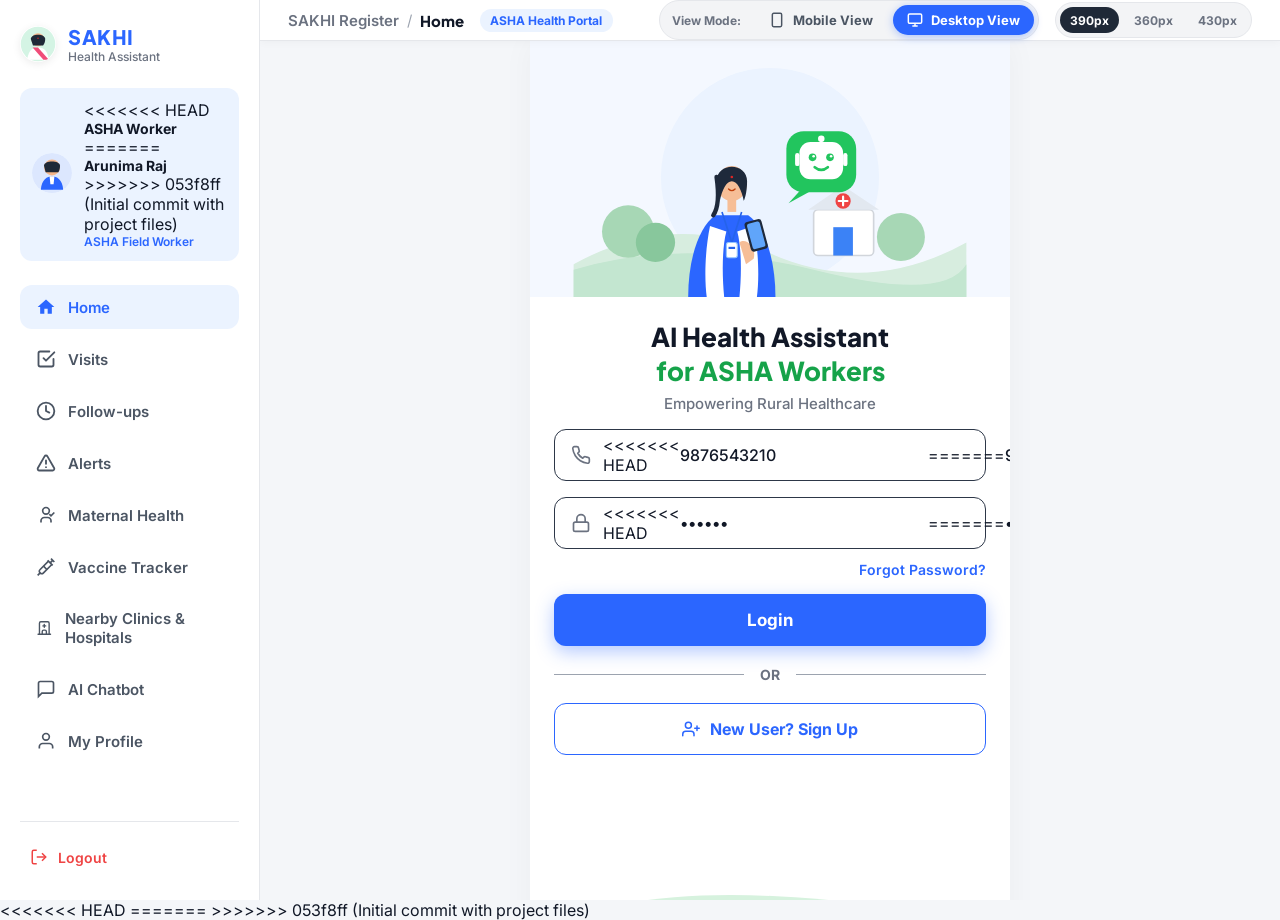
<file: frontend/index.html>
<!DOCTYPE html>
<html lang="en">
<head>
  <meta charset="UTF-8">
  <meta name="viewport" content="width=device-width, initial-scale=1.0, maximum-scale=1.0, user-scalable=no, viewport-fit=cover">
  <meta name="theme-color" content="#2B66FF">
  <title>SAKHI — AI Health Assistant for ASHA Workers</title>
  <link rel="preconnect" href="https://fonts.googleapis.com">
  <link rel="preconnect" href="https://fonts.gstatic.com" crossorigin>
  <link href="https://fonts.googleapis.com/css2?family=Plus+Jakarta+Sans:wght@400;500;600;700;800&family=Inter:wght@400;500;600;700&display=swap" rel="stylesheet">
  <link rel="stylesheet" href="style.css">
</head>
<body class="theme-sakhi">

  <!-- Desktop App Shell Layout -->
  <div class="app-layout" id="appLayout">

    <!-- Desktop Sidebar (visible >= 1024px) -->
    <aside class="desktop-sidebar" id="desktopSidebar">
      <div class="desktop-brand">
        <div class="brand-badge-icon brand-woman-avatar">
          <img src="data:image/svg+xml;utf8,<svg xmlns='http://www.w3.org/2000/svg' viewBox='0 0 100 100'><circle cx='50' cy='50' r='48' fill='%23D4F4E4'/><circle cx='50' cy='38' r='18' fill='%23F4B58A'/><path d='M30 36 C30 20 70 20 70 36 C70 48 64 54 64 54 L36 54 Z' fill='%231F2937'/><path d='M20 94 C24 64 38 60 50 60 C62 60 76 64 80 94 Z' fill='%23FFFFFF'/><path d='M35 60 L65 94 L80 94 L50 60 Z' fill='%23F04D79'/><circle cx='50' cy='34' r='2' fill='%23DC2626'/></svg>" alt="SAKHI">
        </div>
        <div class="brand-text">
          <span class="brand-title">SAKHI</span>
          <span class="brand-sub">Health Assistant</span>
        </div>
      </div>

      <div class="desktop-profile-card" onclick="sakhiApp.navigateTo('profile')">
        <div class="avatar-small">
          <img src="data:image/svg+xml;utf8,<svg xmlns='http://www.w3.org/2000/svg' viewBox='0 0 100 100'><circle cx='50' cy='50' r='50' fill='%23DCE7FE'/><circle cx='50' cy='36' r='20' fill='%23F4B58A'/><path d='M30 32 C30 18 70 18 70 32 C70 42 66 48 66 48 L34 48 Z' fill='%231F2937'/><path d='M22 92 C24 66 38 58 50 58 C62 58 76 66 78 92 Z' fill='%232B66FF'/><path d='M44 58 L56 58 L54 78 L46 78 Z' fill='%23FFFFFF'/></svg>" alt="ASHA Worker">
        </div>
        <div class="desktop-profile-info">
<<<<<<< HEAD
          <span class="name">ASHA Worker</span>
=======
          <span class="name">Arunima Raj</span>
>>>>>>> 053f8ff (Initial commit with project files)
          <span class="role">ASHA Field Worker</span>
        </div>
      </div>

      <nav class="desktop-nav">
        <button class="nav-item active" data-nav="home" onclick="sakhiApp.navigateTo('home')">
          <svg width="20" height="20" viewBox="0 0 24 24" fill="currentColor"><path d="M10 20v-6h4v6h5v-8h3L12 3 2 12h3v8z"/></svg>
          <span>Home</span>
        </button>
        <button class="nav-item" data-nav="visits" onclick="sakhiApp.navigateTo('visits')">
          <svg width="20" height="20" viewBox="0 0 24 24" fill="none" stroke="currentColor" stroke-width="2.2" stroke-linecap="round" stroke-linejoin="round">
            <polyline points="9 11 12 14 22 4"/>
            <path d="M21 12v7a2 2 0 0 1-2 2H5a2 2 0 0 1-2-2V5a2 2 0 0 1 2-2h11"/>
          </svg>
          <span>Visits</span>
        </button>
        <button class="nav-item" data-nav="followups" onclick="sakhiApp.navigateTo('followups')">
          <svg width="20" height="20" viewBox="0 0 24 24" fill="none" stroke="currentColor" stroke-width="2.2" stroke-linecap="round" stroke-linejoin="round">
            <circle cx="12" cy="12" r="10"/>
            <polyline points="12 6 12 12 16 14"/>
          </svg>
          <span>Follow-ups</span>
        </button>
        <button class="nav-item" data-nav="alerts" onclick="sakhiApp.navigateTo('alerts')">
          <svg width="20" height="20" viewBox="0 0 24 24" fill="none" stroke="currentColor" stroke-width="2.2" stroke-linecap="round" stroke-linejoin="round">
            <path d="m21.73 18-8-14a2 2 0 0 0-3.48 0l-8 14A2 2 0 0 0 4 21h16a2 2 0 0 0 1.73-3Z"/>
            <line x1="12" y1="9" x2="12" y2="13"/>
            <line x1="12" y1="17" x2="12.01" y2="17"/>
          </svg>
          <span>Alerts</span>
        </button>
        <button class="nav-item" data-nav="maternal-list" onclick="sakhiApp.navigateTo('maternal-list')">
          <svg width="20" height="20" viewBox="0 0 24 24" fill="none" stroke="currentColor" stroke-width="2"><circle cx="12" cy="7" r="4"/><path d="M6 21v-2a4 4 0 0 1 4-4h4a4 4 0 0 1 4 4v2"/><path d="M16 11l2 2 4-4"/></svg>
          <span>Maternal Health</span>
        </button>
        <button class="nav-item" data-nav="vaccine-list" onclick="sakhiApp.navigateTo('vaccine-list')">
          <svg width="20" height="20" viewBox="0 0 24 24" fill="none" stroke="currentColor" stroke-width="2"><path d="m18 2 4 4"/><path d="m17 7 3-3"/><path d="M19 9 8.7 19.3c-1 1-2.5 1-3.4 0l-.6-.6c-1-1-1-2.5 0-3.4L15 5"/><path d="m9 11 4 4"/><path d="m5 19-3 3"/><path d="m14 4 6 6"/></svg>
          <span>Vaccine Tracker</span>
        </button>
        <button class="nav-item" data-nav="nearby-facilities" onclick="sakhiApp.navigateTo('nearby-facilities')">
          <svg width="20" height="20" viewBox="0 0 24 24" fill="none" stroke="currentColor" stroke-width="2" stroke-linecap="round" stroke-linejoin="round">
            <path d="M3 21h18"/>
            <path d="M5 21V5a2 2 0 0 1 2-2h10a2 2 0 0 1 2 2v16"/>
            <path d="M9 21v-4a2 2 0 0 1 2-2h2a2 2 0 0 1 2 2v4"/>
            <line x1="10" y1="9" x2="14" y2="9"/>
            <line x1="12" y1="7" x2="12" y2="11"/>
          </svg>
          <span>Nearby Clinics & Hospitals</span>
        </button>
        <button class="nav-item" data-nav="chat" onclick="sakhiApp.navigateTo('chat')">
          <svg width="20" height="20" viewBox="0 0 24 24" fill="none" stroke="currentColor" stroke-width="2"><path d="M21 15a2 2 0 0 1-2 2H7l-4 4V5a2 2 0 0 1 2-2h14a2 2 0 0 1 2 2z"/></svg>
          <span>AI Chatbot</span>
        </button>
        <button class="nav-item" data-nav="profile" onclick="sakhiApp.navigateTo('profile')">
          <svg width="20" height="20" viewBox="0 0 24 24" fill="none" stroke="currentColor" stroke-width="2"><path d="M20 21v-2a4 4 0 0 0-4-4H8a4 4 0 0 0-4 4v2"/><circle cx="12" cy="7" r="4"/></svg>
          <span>My Profile</span>
        </button>
      </nav>

      <div class="desktop-footer">
        <button class="btn-sidebar-logout" onclick="sakhiApp.logout()">
          <svg width="18" height="18" viewBox="0 0 24 24" fill="none" stroke="currentColor" stroke-width="2"><path d="M9 21H5a2 2 0 0 1-2-2V5a2 2 0 0 1 2-2h4"/><polyline points="16 17 21 12 16 7"/><line x1="21" y1="12" x2="9" y2="12"/></svg>
          <span>Logout</span>
        </button>
      </div>
    </aside>

    <!-- Desktop Content Area (Holds Toolbar + Canvas) -->
    <div class="desktop-content-area" id="desktopContentArea">

      <!-- Desktop Top Toolbar (Judges View Switcher: Mobile Frame vs Desktop Full View) -->
      <header class="desktop-top-toolbar" id="desktopTopToolbar">
        <div class="toolbar-left">
          <div class="breadcrumb-trail">
            <span class="crumb-root">SAKHI Register</span>
            <span class="crumb-divider">/</span>
            <span class="crumb-current" id="crumbCurrentScreen">Home</span>
          </div>
          <span class="phc-tag">ASHA Health Portal</span>
        </div>

        <div class="toolbar-right">
          <!-- View Switcher Group -->
          <div class="view-mode-toggle-group">
            <span class="toggle-label-hint">View Mode:</span>
            <button class="btn-mode-toggle" id="btnModeMobile" onclick="sakhiApp.setViewMode('mobile')" title="Mobile Android App View">
              <svg width="16" height="16" viewBox="0 0 24 24" fill="none" stroke="currentColor" stroke-width="2.2"><rect x="5" y="2" width="14" height="20" rx="2" ry="2"/><line x1="12" y1="18" x2="12.01" y2="18"/></svg>
              <span>Mobile View</span>
            </button>
            <button class="btn-mode-toggle active" id="btnModeDesktop" onclick="sakhiApp.setViewMode('desktop')" title="Expanded Full Desktop View">
              <svg width="16" height="16" viewBox="0 0 24 24" fill="none" stroke="currentColor" stroke-width="2.2"><rect x="2" y="3" width="20" height="14" rx="2" ry="2"/><line x1="8" y1="21" x2="16" y2="21"/><line x1="12" y1="17" x2="12" y2="21"/></svg>
              <span>Desktop View</span>
            </button>
          </div>

          <!-- Mobile Device Width Presets (Active in mobile mode) -->
          <div class="device-presets-group" id="devicePresetsGroup">
            <button class="btn-preset active" data-width="390" onclick="sakhiApp.setDeviceWidth(390)" title="iPhone 14 / Pixel 7">390px</button>
            <button class="btn-preset" data-width="360" onclick="sakhiApp.setDeviceWidth(360)" title="Android Compact">360px</button>
            <button class="btn-preset" data-width="430" onclick="sakhiApp.setDeviceWidth(430)" title="Large Phone">430px</button>
          </div>
        </div>
      </header>

      <!-- Main Mobile & Desktop Content Canvas -->
      <main class="app-canvas" id="appCanvas">

      <!-- ============================================================
           1. LOGIN SCREEN (Matches screenshot media_1795280797969_dc19553e)
           ============================================================ -->
      <section class="screen-view active" id="screen-login">
        <div class="login-container">
          <!-- Illustration Header -->
          <div class="login-illustration-wrap">
            <svg class="login-illustration-svg" viewBox="0 0 360 220" fill="none" xmlns="http://www.w3.org/2000/svg">
              <!-- Soft background sky & sun -->
              <rect width="360" height="220" fill="#F4F8FF"/>
              <circle cx="180" cy="110" r="100" fill="#EBF3FF"/>
              
              <!-- Distant hills and trees -->
              <path d="M0 190 Q90 140 180 180 T360 170 L360 220 L0 220 Z" fill="#D7EDDF"/>
              <path d="M0 195 Q100 165 220 195 T360 190 L360 220 L0 220 Z" fill="#C3E6D0"/>

              <!-- Health Center Clinic Building -->
              <rect x="220" y="140" width="55" height="42" rx="4" fill="#FFFFFF" stroke="#D1D5DB" stroke-width="1.5"/>
              <polygon points="215,140 247,118 280,140" fill="#E2E8F0"/>
              <rect x="238" y="156" width="18" height="26" fill="#3B82F6"/>
              <!-- Red cross on clinic -->
              <circle cx="247" cy="132" r="7" fill="#EF4444"/>
              <path d="M247 128 V136 M243 132 H251" stroke="#FFFFFF" stroke-width="2" stroke-linecap="round"/>

              <!-- Trees & Foliage -->
              <circle cx="50" cy="160" r="24" fill="#A7D7B5"/>
              <circle cx="75" cy="170" r="18" fill="#88C79C"/>
              <circle cx="300" cy="165" r="22" fill="#A7D7B5"/>

              <!-- ASHA Worker Character (Front/Center) -->
              <!-- Body / Clothes (Blue Salwar Kameez) -->
              <path d="M130 145 C115 155 105 185 105 220 L185 220 C185 185 175 155 160 145 Z" fill="#2B66FF"/>
              <!-- White Lab Coat / Stole (Duputta) -->
              <path d="M125 155 C120 180 120 205 122 220 L138 220 C136 200 136 175 140 160 Z" fill="#FFFFFF"/>
              <path d="M165 155 C170 180 170 205 168 220 L152 220 C154 200 154 175 150 160 Z" fill="#FFFFFF"/>
              <!-- ID Card Lanyard -->
              <path d="M136 142 L145 170 L154 142" stroke="#2563EB" stroke-width="1.5" fill="none"/>
              <rect x="140" y="170" width="10" height="14" rx="2" fill="#FFFFFF" stroke="#93C5FD" stroke-width="1"/>
              <rect x="142" y="174" width="6" height="2" fill="#2563EB"/>

              <!-- Neck & Face -->
              <rect x="141" y="130" width="8" height="12" fill="#F6BE97"/>
              <ellipse cx="145" cy="116" rx="14" ry="16" fill="#F6BE97"/>
              <!-- Hair -->
              <path d="M131 114 C131 96 159 96 159 114 C159 126 156 132 156 132 C154 122 150 114 145 114 C140 114 136 122 134 132 Z" fill="#1E293B"/>
              <path d="M131 110 C133 124 133 138 128 145" stroke="#1E293B" stroke-width="4" stroke-linecap="round"/>
              <!-- Face details: eyes, smile, bindi -->
              <circle cx="145" cy="110" r="1.2" fill="#DC2626"/> <!-- Bindi -->
              <ellipse cx="140" cy="114" rx="1.5" ry="1.2" fill="#1E293B"/>
              <ellipse cx="150" cy="114" rx="1.5" ry="1.2" fill="#1E293B"/>
              <path d="M142 121 Q145 124 148 121" stroke="#C2410C" stroke-width="1.2" stroke-linecap="round" fill="none"/>

              <!-- Hands holding smartphone -->
              <path d="M152 170 C158 165 168 175 165 185 L158 190" fill="#F6BE97"/>
              <rect x="156" y="152" width="16" height="28" rx="3" fill="#1E293B" transform="rotate(-15 156 152)"/>
              <rect x="158" y="154" width="12" height="24" rx="2" fill="#60A5FA" transform="rotate(-15 156 152)"/>

              <!-- Cute Robot Mascot Speech Bubble -->
              <g transform="translate(195, 68)">
                <!-- Speech bubble background -->
                <rect x="0" y="0" width="64" height="56" rx="16" fill="#22C55E"/>
                <path d="M12 55 L2 66 L22 55 Z" fill="#22C55E"/>
                
                <!-- Robot Head inside bubble -->
                <rect x="12" y="10" width="40" height="34" rx="10" fill="#FFFFFF"/>
                <rect x="8" y="20" width="4" height="12" rx="2" fill="#FFFFFF"/>
                <rect x="52" y="20" width="4" height="12" rx="2" fill="#FFFFFF"/>
                <!-- Robot Antenna -->
                <circle cx="32" cy="7" r="3" fill="#FFFFFF"/>
                <line x1="32" y1="7" x2="32" y2="10" stroke="#FFFFFF" stroke-width="2"/>
                <!-- Robot Eyes (Happy green eyes) -->
                <circle cx="24" cy="24" r="3.5" fill="#22C55E"/>
                <circle cx="40" cy="24" r="3.5" fill="#22C55E"/>
                <circle cx="25" cy="23" r="1.2" fill="#FFFFFF"/>
                <circle cx="41" cy="23" r="1.2" fill="#FFFFFF"/>
                <!-- Robot Smile -->
                <path d="M26 33 Q32 38 38 33" stroke="#22C55E" stroke-width="2.5" stroke-linecap="round" fill="none"/>
              </g>
            </svg>
          </div>

          <!-- Login Title Header -->
          <div class="login-header-text">
            <h1 class="login-app-title">AI Health Assistant</h1>
            <h2 class="login-app-subtitle">for ASHA Workers</h2>
            <p class="login-tagline">Empowering Rural Healthcare</p>
          </div>

          <!-- Login Form Card -->
          <form class="login-form" id="loginForm" onsubmit="sakhiApp.handleLogin(event)">
            <!-- Phone Number Input -->
            <div class="input-field-wrap">
              <span class="input-icon">
                <svg width="20" height="20" viewBox="0 0 24 24" fill="none" stroke="#6B7280" stroke-width="2" stroke-linecap="round" stroke-linejoin="round">
                  <path d="M22 16.92v3a2 2 0 0 1-2.18 2 19.79 19.79 0 0 1-8.63-3.07 19.5 19.5 0 0 1-6-6 19.79 19.79 0 0 1-3.07-8.67A2 2 0 0 1 4.11 2h3a2 2 0 0 1 2 1.72 12.84 12.84 0 0 0 .7 2.81 2 2 0 0 1-.45 2.11L8.09 9.91a16 16 0 0 0 6 6l1.27-1.27a2 2 0 0 1 2.11-.45 12.84 12.84 0 0 0 2.81.7A2 2 0 0 1 22 16.92z"/>
                </svg>
              </span>
<<<<<<< HEAD
              <input type="tel" id="loginPhone" class="auth-input" placeholder="9876543210" value="9876543210" required>
=======
              <input type="tel" id="loginPhone" class="auth-input" placeholder="Phone Number" value="9876543210" required>
>>>>>>> 053f8ff (Initial commit with project files)
            </div>

            <!-- Password Input -->
            <div class="input-field-wrap">
              <span class="input-icon">
                <svg width="20" height="20" viewBox="0 0 24 24" fill="none" stroke="#6B7280" stroke-width="2" stroke-linecap="round" stroke-linejoin="round">
                  <rect x="3" y="11" width="18" height="11" rx="2" ry="2"/>
                  <path d="M7 11V7a5 5 0 0 1 10 0v4"/>
                </svg>
              </span>
<<<<<<< HEAD
              <input type="password" id="loginPassword" class="auth-input" placeholder="pass12" value="pass12" required>
=======
              <input type="password" id="loginPassword" class="auth-input" placeholder="Password" value="pass12" required>
>>>>>>> 053f8ff (Initial commit with project files)
              <button type="button" class="btn-toggle-eye" onclick="sakhiApp.togglePasswordVisibility('loginPassword', this)">
                <svg width="20" height="20" viewBox="0 0 24 24" fill="none" stroke="#6B7280" stroke-width="2" stroke-linecap="round" stroke-linejoin="round">
                  <path d="M1 12s4-8 11-8 11 8 11 8-4 8-11 8-11-8-11-8z"/>
                  <circle cx="12" cy="12" r="3"/>
                </svg>
              </button>
            </div>

            <!-- Forgot Password Link -->
            <div class="forgot-pass-wrap">
              <a href="javascript:void(0)" class="forgot-link" onclick="sakhiApp.showToast('Reset password link sent to registered mobile!')">Forgot Password?</a>
            </div>

            <!-- Login Primary Action -->
            <button type="submit" class="btn-primary-blue btn-login-action">Login</button>

            <!-- OR Divider -->
            <div class="or-divider">
              <span class="line"></span>
              <span class="text">OR</span>
              <span class="line"></span>
            </div>

            <!-- New User Sign Up -->
            <button type="button" class="btn-secondary-outline btn-signup-action" onclick="sakhiApp.showToast('Contact Primary Health Centre Admin to register new ASHA credentials.')">
              <svg width="18" height="18" viewBox="0 0 24 24" fill="none" stroke="#2B66FF" stroke-width="2" stroke-linecap="round" stroke-linejoin="round">
                <path d="M16 21v-2a4 4 0 0 0-4-4H5a4 4 0 0 0-4 4v2"/>
                <circle cx="8.5" cy="7" r="4"/>
                <line x1="20" y1="8" x2="20" y2="14"/>
                <line x1="23" y1="11" x2="17" y2="11"/>
              </svg>
              <span>New User? Sign Up</span>
            </button>
          </form>

          <!-- Bottom Green Foliage Landscape -->
          <div class="login-bottom-landscape">
            <svg viewBox="0 0 360 80" fill="none" xmlns="http://www.w3.org/2000/svg">
              <path d="M-10 80 C80 30 200 40 370 70 L370 80 L-10 80 Z" fill="#D6F2DE"/>
              <path d="M-10 80 C60 50 180 55 370 76 L370 80 L-10 80 Z" fill="#BCE9C8"/>
              <!-- Corner Decorative Leaves -->
              <path d="M0 80 C5 60 20 50 40 55 C25 65 15 75 0 80 Z" fill="#48BB78"/>
              <path d="M10 80 C20 65 35 60 55 65 C40 75 25 80 10 80 Z" fill="#38A169"/>
              <path d="M360 80 C355 60 340 50 320 55 C335 65 345 75 360 80 Z" fill="#48BB78"/>
              <path d="M350 80 C340 65 325 60 305 65 C320 75 335 80 350 80 Z" fill="#38A169"/>
            </svg>
          </div>
        </div>
      </section>


      


      <!-- ============================================================
           NEARBY CLINICS & HOSPITALS SCREEN
           (Feature 2: Healthcare Facilities Locator with Google Maps)
           ============================================================ -->
      


      <!-- ============================================================
           2. HOME SCREEN (Matches screenshot media_1795280797951_55f4d09a)
           (Note: Doctor Referral excluded per instructions)
           ============================================================ -->
      <section class="screen-view" id="screen-home">
        <div class="home-container">
          <!-- Blue Header Bar -->
          <header class="home-blue-header">
            <div class="home-top-row">
              <button class="icon-btn-header" onclick="sakhiApp.openDrawer()" aria-label="Open Navigation Menu">
                <svg width="26" height="26" viewBox="0 0 24 24" fill="none" stroke="#FFFFFF" stroke-width="2.5" stroke-linecap="round">
                  <line x1="3" y1="6" x2="21" y2="6"/>
                  <line x1="3" y1="12" x2="21" y2="12"/>
                  <line x1="3" y1="18" x2="21" y2="18"/>
                </svg>
              </button>

              <button class="icon-btn-header" onclick="sakhiApp.showNotificationsModal()" aria-label="Notifications">
                <div class="bell-badge-wrap">
                  <svg width="24" height="24" viewBox="0 0 24 24" fill="none" stroke="#FFFFFF" stroke-width="2" stroke-linecap="round">
                    <path d="M18 8A6 6 0 0 0 6 8c0 7-3 9-3 9h18s-3-2-3-9"/>
                    <path d="M13.73 21a2 2 0 0 1-3.46 0"/>
                  </svg>
                  <span class="notification-dot"></span>
                </div>
              </button>
            </div>

            <div class="home-greeting-wrap">
              <h1 class="home-greeting-title">Hello, ASHA Worker!</h1>
              <p class="home-greeting-sub">How can i help you today?</p>
            </div>
          </header>

          <!-- White Card Area with Rounded Top -->
          <div class="home-content-sheet">

            <!-- Field Register Metrics Dashboard (Screenshot media_1795284339491_d1cf273d) -->
            <div class="metrics-dashboard-banner">
              <div class="metrics-dash-header">
                <div class="dash-status-indicator">
                  <span class="live-dot-green"></span>
                  <span class="dash-title">Dashboard</span>
                </div>
                <div class="dash-header-right">
                  <span class="dash-date">Saturday, 21 Nov 2026</span>
                </div>
              </div>

              <div class="dash-cards-row">
                <!-- Card 1: UPCOMING VISITS (Teal) -->
                <div class="metric-dash-card card-upcoming" onclick="sakhiApp.navigateTo('visits'); sakhiApp.filterVisits('Upcoming')">
                  <div class="dash-card-left-bar bar-teal"></div>
                  <div class="dash-card-content">
                    <span class="dash-card-label">UPCOMING VISITS</span>
<<<<<<< HEAD
                    <div class="dash-card-number text-teal" id="statUpcomingVisits">—</div>
=======
                    <div class="dash-card-number text-teal" id="statUpcomingVisits">2</div>
>>>>>>> 053f8ff (Initial commit with project files)
                    <span class="dash-card-sub">Scheduled this week · Tap to view</span>
                  </div>
                  <div class="dash-card-icon icon-teal-box">
                    <svg width="20" height="20" viewBox="0 0 24 24" fill="none" stroke="#0D9488" stroke-width="2.2" stroke-linecap="round" stroke-linejoin="round">
                      <rect x="3" y="4" width="18" height="18" rx="2" ry="2"/>
                      <line x1="16" y1="2" x2="16" y2="6"/>
                      <line x1="8" y1="2" x2="8" y2="6"/>
                      <line x1="3" y1="10" x2="21" y2="10"/>
                    </svg>
                  </div>
                </div>

                <!-- Card 2: OVERDUE VISITS (Red) -->
                <div class="metric-dash-card card-overdue" onclick="sakhiApp.navigateTo('visits'); sakhiApp.filterVisits('Overdue')">
                  <div class="dash-card-left-bar bar-crimson"></div>
                  <div class="dash-card-content">
                    <span class="dash-card-label">OVERDUE VISITS</span>
<<<<<<< HEAD
                    <div class="dash-card-number text-crimson" id="statOverdueVisits">—</div>
=======
                    <div class="dash-card-number text-crimson" id="statOverdueVisits">2</div>
>>>>>>> 053f8ff (Initial commit with project files)
                    <span class="dash-card-sub">Require immediate visit · Tap to view</span>
                  </div>
                  <div class="dash-card-icon icon-crimson-box">
                    <svg width="20" height="20" viewBox="0 0 24 24" fill="none" stroke="#E11D48" stroke-width="2.5" stroke-linecap="round" stroke-linejoin="round">
                      <circle cx="12" cy="12" r="10"/>
                      <line x1="12" y1="8" x2="12" y2="12"/>
                      <line x1="12" y1="16" x2="12.01" y2="16"/>
                    </svg>
                  </div>
                </div>
              </div>
            </div>

            <!-- Card 1: AI Chatbot (Large Hero Card) -->
            <div class="home-hero-card card-ai-chatbot" onclick="sakhiApp.navigateTo('chat')">
              <div class="card-left-icon icon-circle-green">
                <!-- Friendly Green Robot Icon -->
                <svg width="34" height="34" viewBox="0 0 24 24" fill="#FFFFFF">
                  <rect x="5" y="7" width="14" height="12" rx="4"/>
                  <circle cx="9" cy="12" r="1.5" fill="#22C55E"/>
                  <circle cx="15" cy="12" r="1.5" fill="#22C55E"/>
                  <path d="M9 15h6" stroke="#22C55E" stroke-width="1.5" stroke-linecap="round"/>
                  <line x1="12" y1="4" x2="12" y2="7" stroke="#FFFFFF" stroke-width="2"/>
                  <circle cx="12" cy="3" r="1.5" fill="#FFFFFF"/>
                </svg>
              </div>
              <div class="card-text-body">
                <h3 class="card-title">AI Chatbot</h3>
                <p class="card-sub">Ask health queries and get instant guidance</p>
              </div>
              <div class="card-watermark-chat">
                <svg width="68" height="68" viewBox="0 0 24 24" fill="currentColor">
                  <path d="M20 2H4c-1.1 0-2 .9-2 2v18l4-4h14c1.1 0 2-.9 2-2V4c0-1.1-.9-2-2-2z"/>
                  <circle cx="9" cy="10" r="1.2" fill="#FFFFFF"/>
                  <circle cx="12" cy="10" r="1.2" fill="#FFFFFF"/>
                  <circle cx="15" cy="10" r="1.2" fill="#FFFFFF"/>
                </svg>
              </div>
            </div>

            <!-- 2-Column Grid: Maternal Health & Vaccine Tracker -->
            <div class="home-grid-row">
              <!-- Card 2: Maternal Health -->
              <div class="home-grid-card card-maternal-health" onclick="sakhiApp.navigateTo('maternal-list')">
                <div class="grid-card-icon icon-circle-pink">
                  <svg width="30" height="30" viewBox="0 0 24 24" fill="#FFFFFF">
                    <circle cx="12" cy="4.5" r="3"/>
                    <path d="M12 9c-3 0-5 2.5-5 6v6h3v-4h4v4h3v-6c0-3.5-2-6-5-6z"/>
                    <!-- Small pregnant belly heart accent -->
                    <circle cx="12" cy="13.5" r="1.5" fill="#EF476F"/>
                  </svg>
                </div>
                <h3 class="grid-card-title">Maternal health</h3>
                <p class="grid-card-sub">Track & access maternal health information</p>
              </div>

              <!-- Card 3: Vaccine Tracker -->
              <div class="home-grid-card card-vaccine-tracker" onclick="sakhiApp.navigateTo('vaccine-list')">
                <div class="grid-card-icon icon-circle-purple">
                  <svg width="28" height="28" viewBox="0 0 24 24" fill="none" stroke="#FFFFFF" stroke-width="2.2" stroke-linecap="round" stroke-linejoin="round">
                    <path d="m18 2 4 4"/>
                    <path d="m17 7 3-3"/>
                    <path d="M19 9 8.7 19.3c-1 1-2.5 1-3.4 0l-.6-.6c-1-1-1-2.5 0-3.4L15 5"/>
                    <path d="m9 11 4 4"/>
                    <path d="m5 19-3 3"/>
                  </svg>
                </div>
                <h3 class="grid-card-title">Vaccine tracker</h3>
                <p class="grid-card-sub">Track child vaccination scedules</p>
              </div>
            </div>

            <!-- Recent Activity / Quick Status (Helpful for Field ASHA) -->
            <div class="home-quick-stats-section">
              <div class="section-header-row">
                <h3 class="section-subheading">Field Register Summary</h3>
<<<<<<< HEAD
                <span class="date-badge" id="dashboardTodayDate">Today</span>
              </div>
              <div class="quick-stats-strip">
                <div class="stat-mini-pill stat-blue">
                  <span class="count" id="statMothersCount">—</span>
                  <span class="label">Mothers Registered</span>
                </div>
                <div class="stat-mini-pill stat-purple">
                  <span class="count" id="statBabiesCount">—</span>
                  <span class="label">Babies Tracked</span>
                </div>
                <div class="stat-mini-pill stat-orange">
                  <span class="count" id="statDueThisWeek">—</span>
=======
                <span class="date-badge">Today: 21 Nov 2026</span>
              </div>
              <div class="quick-stats-strip">
                <div class="stat-mini-pill stat-blue">
                  <span class="count" id="statMothersCount">9</span>
                  <span class="label">Mothers Registered</span>
                </div>
                <div class="stat-mini-pill stat-purple">
                  <span class="count" id="statBabiesCount">9</span>
                  <span class="label">Babies Tracked</span>
                </div>
                <div class="stat-mini-pill stat-orange">
                  <span class="count">3</span>
>>>>>>> 053f8ff (Initial commit with project files)
                  <span class="label">Due This Week</span>
                </div>
              </div>
            </div>

          </div>
        </div>
      </section>


      


      <!-- ============================================================
           NEARBY CLINICS & HOSPITALS SCREEN
           (Feature 2: Healthcare Facilities Locator with Google Maps)
           ============================================================ -->
      


      <!-- ============================================================
           VISITS SCREEN (Matches Tab: Visits)
           ============================================================ -->
      <section class="screen-view" id="screen-visits">
        <div class="list-screen-container">
          <!-- Teal Header -->
          <header class="app-header header-teal">
            <button class="header-back-btn" onclick="sakhiApp.navigateBack()" aria-label="Back">
              <svg width="24" height="24" viewBox="0 0 24 24" fill="none" stroke="#FFFFFF" stroke-width="2.5" stroke-linecap="round" stroke-linejoin="round">
                <polyline points="15 18 9 12 15 6"/>
              </svg>
            </button>
            <h1 class="header-title">Field Visits</h1>
            <button class="header-more-btn" onclick="sakhiApp.showOptionsMenu('visits')" aria-label="More Options">
              <svg width="24" height="24" viewBox="0 0 24 24" fill="#FFFFFF">
                <circle cx="12" cy="5" r="2"/>
                <circle cx="12" cy="12" r="2"/>
                <circle cx="12" cy="19" r="2"/>
              </svg>
            </button>
          </header>

          <div class="list-body-content">
            <!-- Filter Pills Bar -->
            <div class="filter-pills-bar">
              <button class="filter-pill-btn active" data-filter="all" onclick="sakhiApp.filterVisits('all', this)">All (5)</button>
              <button class="filter-pill-btn pill-crimson" data-filter="Overdue" onclick="sakhiApp.filterVisits('Overdue', this)">Overdue (2)</button>
              <button class="filter-pill-btn pill-amber" data-filter="Due" onclick="sakhiApp.filterVisits('Due', this)">Due (1)</button>
              <button class="filter-pill-btn pill-teal" data-filter="Upcoming" onclick="sakhiApp.filterVisits('Upcoming', this)">Upcoming (2)</button>
              <button class="filter-pill-btn pill-emerald" data-filter="Complete" onclick="sakhiApp.filterVisits('Complete', this)">Complete</button>
            </div>

            <!-- Search Bar -->
            <div class="search-capsule-teal">
              <input type="text" id="visitsSearchInput" class="search-capsule-input" placeholder="Search by name, village or purpose" oninput="sakhiApp.searchVisits(this.value)">
              <span class="search-capsule-icon">
                <svg width="22" height="22" viewBox="0 0 24 24" fill="none" stroke="#FFFFFF" stroke-width="2.5" stroke-linecap="round" stroke-linejoin="round">
                  <circle cx="11" cy="11" r="8"/>
                  <line x1="21" y1="21" x2="16.65" y2="16.65"/>
                </svg>
              </span>
            </div>

            <!-- Visits Cards Stream -->
            <div class="visits-cards-stream" id="visitsListContainer">
              <!-- Rendered via JS -->
            </div>
          </div>
        </div>
      </section>


      


      <!-- ============================================================
           NEARBY CLINICS & HOSPITALS SCREEN
           (Feature 2: Healthcare Facilities Locator with Google Maps)
           ============================================================ -->
      


      <!-- ============================================================
           FOLLOW-UPS SCREEN (Matches Tab: Follow-ups)
           ============================================================ -->
      <section class="screen-view" id="screen-followups">
        <div class="list-screen-container">
          <!-- Blue-Grey Header -->
          <header class="app-header header-blue">
            <button class="header-back-btn" onclick="sakhiApp.navigateBack()" aria-label="Back">
              <svg width="24" height="24" viewBox="0 0 24 24" fill="none" stroke="#FFFFFF" stroke-width="2.5" stroke-linecap="round" stroke-linejoin="round">
                <polyline points="15 18 9 12 15 6"/>
              </svg>
            </button>
            <h1 class="header-title">Follow-ups</h1>
            <button class="header-more-btn" onclick="sakhiApp.showOptionsMenu('followups')" aria-label="More Options">
              <svg width="24" height="24" viewBox="0 0 24 24" fill="#FFFFFF">
                <circle cx="12" cy="5" r="2"/>
                <circle cx="12" cy="12" r="2"/>
                <circle cx="12" cy="19" r="2"/>
              </svg>
            </button>
          </header>

          <div class="list-body-content">
            <!-- Filter Pills Bar -->
            <div class="filter-pills-bar">
              <button class="filter-pill-btn active" data-filter="all" onclick="sakhiApp.filterFollowups('all', this)">All Follow-ups (3)</button>
              <button class="filter-pill-btn pill-amber" data-filter="required" onclick="sakhiApp.filterFollowups('required', this)">Action Required (3)</button>
              <button class="filter-pill-btn pill-emerald" data-filter="completed" onclick="sakhiApp.filterFollowups('completed', this)">Completed</button>
            </div>

            <!-- Follow-ups Cards Stream -->
            <div class="visits-cards-stream" id="followupsListContainer">
              <!-- Rendered via JS -->
            </div>
          </div>
        </div>
      </section>


      


      <!-- ============================================================
           NEARBY CLINICS & HOSPITALS SCREEN
           (Feature 2: Healthcare Facilities Locator with Google Maps)
           ============================================================ -->
      


      <!-- ============================================================
           ALERTS SCREEN (Matches Tab: Alerts)
           ============================================================ -->
      <section class="screen-view" id="screen-alerts">
        <div class="list-screen-container">
          <!-- Crimson Header -->
          <header class="app-header header-crimson">
            <button class="header-back-btn" onclick="sakhiApp.navigateBack()" aria-label="Back">
              <svg width="24" height="24" viewBox="0 0 24 24" fill="none" stroke="#FFFFFF" stroke-width="2.5" stroke-linecap="round" stroke-linejoin="round">
                <polyline points="15 18 9 12 15 6"/>
              </svg>
            </button>
            <h1 class="header-title">Clinical Alerts & Events</h1>
            <button class="header-more-btn" onclick="sakhiApp.showOptionsMenu('alerts')" aria-label="More Options">
              <svg width="24" height="24" viewBox="0 0 24 24" fill="#FFFFFF">
                <circle cx="12" cy="5" r="2"/>
                <circle cx="12" cy="12" r="2"/>
                <circle cx="12" cy="19" r="2"/>
              </svg>
            </button>
          </header>

          <div class="list-body-content">
            <!-- Filter Pills Bar -->
            <div class="filter-pills-bar">
              <button class="filter-pill-btn active" data-filter="all" onclick="sakhiApp.filterAlerts('all', this)">All Alerts (3)</button>
              <button class="filter-pill-btn pill-crimson" data-filter="Urgent" onclick="sakhiApp.filterAlerts('Urgent', this)">Urgent Priority (2)</button>
              <button class="filter-pill-btn pill-amber" data-filter="Moderate" onclick="sakhiApp.filterAlerts('Moderate', this)">Moderate (1)</button>
            </div>

            <!-- Alerts Cards Stream -->
            <div class="visits-cards-stream" id="alertsListContainer">
              <!-- Rendered via JS -->
            </div>
          </div>
        </div>
      </section>

      <!-- SCREEN: NEARBY CLINICS & HOSPITALS (GPS-DRIVEN) -->
<section class="screen-view" id="screen-nearby-facilities">
        <div class="list-screen-container">
          <!-- Deep Teal Clinical Header -->
          <header class="app-header header-facilities">
            <button class="header-back-btn" onclick="sakhiApp.navigateBack()" aria-label="Back">
              <svg width="24" height="24" viewBox="0 0 24 24" fill="none" stroke="#FFFFFF" stroke-width="2.5" stroke-linecap="round" stroke-linejoin="round">
                <polyline points="15 18 9 12 15 6"/>
              </svg>
            </button>
            <h1 class="header-title">Nearby Clinics & Hospitals</h1>
            <button class="header-more-btn" onclick="sakhiApp.showOptionsMenu('facilities')" aria-label="More Options">
              <svg width="24" height="24" viewBox="0 0 24 24" fill="#FFFFFF">
                <circle cx="12" cy="5" r="2"/>
                <circle cx="12" cy="12" r="2"/>
                <circle cx="12" cy="19" r="2"/>
              </svg>
            </button>
          </header>

          <div class="list-body-content facilities-body-content">
            <!-- Hero / Location Action Banner -->
            <div class="facilities-hero-banner">
              <div class="facilities-hero-text">
                <div class="hero-badge-tag">
                  <span class="live-dot-green"></span>
                  <span id="heroGpsLiveIndicator">GPS Telemetry Ready</span>
                </div>
                <h2 class="facilities-hero-title">Real-Time Healthcare Facility Locator</h2>
                <p class="facilities-hero-sub">Locate real Primary Health Centres (PHCs), 24x7 CHCs, sub-centres, and government hospitals centered on your actual GPS coordinates with live distance calculations and instant turn-by-turn navigation.</p>
              </div>
              <div class="facilities-hero-actions">
                <button class="btn-detect-gps" id="btnDetectGps" onclick="sakhiApp.findNearbyFacilities()">
                  <svg width="18" height="18" viewBox="0 0 24 24" fill="none" stroke="currentColor" stroke-width="2.2" stroke-linecap="round" stroke-linejoin="round">
                    <polygon points="3 11 22 2 13 21 11 13 3 11"/>
                  </svg>
                  <span id="btnDetectGpsText">Find Nearby Healthcare</span>
                </button>
                <button class="btn-refresh-gps" onclick="sakhiApp.findNearbyFacilities(true)" title="Refresh Current GPS Location">
                  <svg width="16" height="16" viewBox="0 0 24 24" fill="none" stroke="currentColor" stroke-width="2.2"><path d="M23 4v6h-6"/><path d="M20.49 15a9 9 0 1 1-2.12-9.36L23 10"/></svg>
                </button>
              </div>
            </div>

            <!-- GPS Status Banner -->
            <div class="gps-status-bar" id="facilitiesGpsStatus">
              <span class="gps-status-icon">📍</span>
              <span class="gps-status-text" id="facilitiesGpsText">Tap "Find Nearby Healthcare" to capture your device's live GPS coordinates and discover genuine healthcare facilities.</span>
            </div>

            <!-- Search Radius / Proximity Selector Bar -->
            <div class="radius-selector-bar">
              <span class="radius-label">
                <svg width="14" height="14" viewBox="0 0 24 24" fill="none" stroke="currentColor" stroke-width="2"><circle cx="12" cy="12" r="10"/><path d="M12 2a10 10 0 0 1 10 10"/></svg>
                Search Radius:
              </span>
              <div class="radius-pills" id="radiusPillsGroup">
                <button class="radius-pill-btn active" data-radius="5" onclick="sakhiApp.setFacilityRadius(5, this)">5 km (Standard)</button>
                <button class="radius-pill-btn" data-radius="10" onclick="sakhiApp.setFacilityRadius(10, this)">10 km (Expanded)</button>
                <button class="radius-pill-btn" data-radius="20" onclick="sakhiApp.setFacilityRadius(20, this)">20 km (Regional)</button>
              </div>
            </div>

            <!-- Category Filter Tabs -->
            <div class="filter-pills-bar facilities-filter-bar">
              <button class="filter-pill-btn active" data-type="all" onclick="sakhiApp.filterFacilities('all', this)">All Facilities (<span id="countAllFacilities">0</span>)</button>
              <button class="filter-pill-btn" data-type="phc" onclick="sakhiApp.filterFacilities('phc', this)">PHCs (<span id="countPhcFacilities">0</span>)</button>
              <button class="filter-pill-btn" data-type="chc" onclick="sakhiApp.filterFacilities('chc', this)">CHCs (<span id="countChcFacilities">0</span>)</button>
              <button class="filter-pill-btn" data-type="hospital" onclick="sakhiApp.filterFacilities('hospital', this)">Hospitals (<span id="countHospitalFacilities">0</span>)</button>
              <button class="filter-pill-btn" data-type="clinic" onclick="sakhiApp.filterFacilities('clinic', this)">Clinics (<span id="countClinicFacilities">0</span>)</button>
            </div>

            <!-- Main Layout Grid: Split on Desktop (List + Sticky Map) -->
            <div class="facilities-split-layout">
              <!-- Left Column: Search & Facility Cards List -->
              <div class="facilities-list-col">
                <div class="facilities-search-box">
                  <svg width="18" height="18" viewBox="0 0 24 24" fill="none" stroke="#9CA3AF" stroke-width="2"><circle cx="11" cy="11" r="8"/><line x1="21" y1="21" x2="16.65" y2="16.65"/></svg>
                  <input type="text" id="facilitySearchInput" placeholder="Search genuine facilities by name or address..." oninput="sakhiApp.searchFacilities(this.value)">
                </div>

                <div class="facilities-cards-stream" id="facilitiesListContainer">
                  <!-- Rendered dynamically via JS -->
                </div>
              </div>

              <!-- Right Column: Interactive Map Area -->
              <div class="facilities-map-col">
                <div class="facilities-map-wrapper">
                  <div class="map-header-bar">
                    <div class="map-title-wrap">
                      <span class="map-live-dot"></span>
                      <span class="map-title">Live GPS Facility Map</span>
                    </div>
                    <div class="map-legend">
                      <span class="legend-chip legend-user">● You</span>
                      <span class="legend-chip legend-teal">● PHC</span>
                      <span class="legend-chip legend-blue">● CHC</span>
                      <span class="legend-chip legend-crimson">● Hospital</span>
                    </div>
                  </div>

                  <!-- Google Map Container -->
                  <div id="googleFacilitiesMap" class="google-facilities-map">
                    <!-- Google Maps canvas or verified real-world GIS map -->
                  </div>

                  <div class="map-footer-info" id="mapFooterInfo">
                    <span>Live GPS search active. Tap any facility pin or card to inspect details and get directions.</span>
                  </div>
                </div>
              </div>
            </div>

          </div>
        </div>
      </section>


      


      

      <!-- ============================================================
           NEARBY CLINICS & HOSPITALS SCREEN
           (Feature 2: Healthcare Facilities Locator with Google Maps)
           ============================================================ -->
      


      <!-- ============================================================
           3. MATERNAL HEALTH: LIST OF MOTHERS
           (Matches screenshot media_1795280797953_e373792f)
           ============================================================ -->
      <section class="screen-view" id="screen-maternal-list">
        <div class="list-screen-container">
          <!-- Pink Header -->
          <header class="app-header header-pink">
            <button class="header-back-btn" onclick="sakhiApp.navigateBack()" aria-label="Back">
              <svg width="24" height="24" viewBox="0 0 24 24" fill="none" stroke="#FFFFFF" stroke-width="2.5" stroke-linecap="round" stroke-linejoin="round">
                <polyline points="15 18 9 12 15 6"/>
              </svg>
            </button>
            <h1 class="header-title">Maternal health</h1>
            <button class="header-more-btn" onclick="sakhiApp.showOptionsMenu('maternal')" aria-label="More Options">
              <svg width="24" height="24" viewBox="0 0 24 24" fill="#FFFFFF">
                <circle cx="12" cy="5" r="2"/>
                <circle cx="12" cy="12" r="2"/>
                <circle cx="12" cy="19" r="2"/>
              </svg>
            </button>
          </header>

          <div class="list-body-content">
            <!-- Pink Search Capsule Pill -->
            <div class="search-capsule-pink">
              <input type="text" id="maternalSearchInput" class="search-capsule-input" placeholder="List of mothers" oninput="sakhiApp.filterMothers(this.value)">
              <span class="search-capsule-icon">
                <svg width="22" height="22" viewBox="0 0 24 24" fill="none" stroke="#FFFFFF" stroke-width="2.5" stroke-linecap="round" stroke-linejoin="round">
                  <circle cx="11" cy="11" r="8"/>
                  <line x1="21" y1="21" x2="16.65" y2="16.65"/>
                </svg>
              </span>
            </div>

            <!-- List of Mothers (Rounded Pill Cards with Avatar) -->
            <div class="pill-items-list" id="mothersListContainer">
              <!-- Rendered via JS -->
            </div>

            <!-- Add New Mother Bottom Button -->
            <div class="list-bottom-action-wrap">
              <button class="btn-full-pink" onclick="sakhiApp.openMaternalForm()">
                Add New Mother
              </button>
            </div>
          </div>
        </div>
      </section>


      


      <!-- ============================================================
           NEARBY CLINICS & HOSPITALS SCREEN
           (Feature 2: Healthcare Facilities Locator with Google Maps)
           ============================================================ -->
      


      <!-- ============================================================
           4. MATERNAL HEALTH: MOTHER DETAIL
           (Matches screenshot media_1795280765040_0bbe1e26)
           ============================================================ -->
      <section class="screen-view" id="screen-maternal-detail">
        <div class="detail-screen-container">
          <!-- Pink Header -->
          <header class="app-header header-pink">
            <button class="header-back-btn" onclick="sakhiApp.navigateTo('maternal-list')" aria-label="Back">
              <svg width="24" height="24" viewBox="0 0 24 24" fill="none" stroke="#FFFFFF" stroke-width="2.5" stroke-linecap="round" stroke-linejoin="round">
                <polyline points="15 18 9 12 15 6"/>
              </svg>
            </button>
<<<<<<< HEAD
            <h1 class="header-title" id="maternalDetailHeaderName">Mother Details</h1>
=======
            <h1 class="header-title" id="maternalDetailHeaderName">Lakshmi Nandhana</h1>
>>>>>>> 053f8ff (Initial commit with project files)
            <button class="header-more-btn" onclick="sakhiApp.showOptionsMenu('mother-detail')" aria-label="More Options">
              <svg width="24" height="24" viewBox="0 0 24 24" fill="#FFFFFF">
                <circle cx="12" cy="5" r="2"/>
                <circle cx="12" cy="12" r="2"/>
                <circle cx="12" cy="19" r="2"/>
              </svg>
            </button>
          </header>

          <div class="detail-body-content">
            <div class="detail-col-left">
              <!-- Profile Card -->
              <div class="profile-summary-card">
                <div class="profile-avatar-circle circle-mint">
                  <img src="data:image/svg+xml;utf8,<svg xmlns='http://www.w3.org/2000/svg' viewBox='0 0 100 100'><circle cx='50' cy='50' r='48' fill='%23D4F4E4'/><circle cx='50' cy='38' r='18' fill='%23F4B58A'/><path d='M30 36 C30 20 70 20 70 36 C70 48 64 54 64 54 L36 54 Z' fill='%231F2937'/><path d='M20 94 C24 64 38 60 50 60 C62 60 76 64 80 94 Z' fill='%23FFFFFF'/><path d='M35 60 L65 94 L80 94 L50 60 Z' fill='%23F04D79'/><circle cx='50' cy='34' r='1.5' fill='%23DC2626'/></svg>" alt="Mother Avatar">
                </div>
                <div class="profile-details-column">
<<<<<<< HEAD
                  <h2 class="profile-name" id="motherDetailName">Mother Details</h2>
=======
                  <h2 class="profile-name" id="motherDetailName">Lakshmi Nandhana</h2>
>>>>>>> 053f8ff (Initial commit with project files)
                  <p class="profile-meta-line" id="motherDetailMeta">Age : 30 &nbsp; Blood Group : O+</p>
                  <p class="profile-phone-line" id="motherDetailPhone">Phone Number :1234567891</p>
                  <div class="profile-badges-row">
                    <span class="pill-badge-pink" id="motherDetailPregBadge">24 Weeks Pregnant</span>
                    <button class="pill-btn-edit-pink" onclick="sakhiApp.editCurrentMother()">Edit</button>
                  </div>
                </div>
              </div>

              <!-- 3 Action Tiles Row -->
              <div class="action-tiles-row">
                <!-- Tile 1: Checkup (Pink) -->
                <div class="action-tile tile-pink">
                  <div class="tile-icon-wrap">
                    <svg width="22" height="22" viewBox="0 0 24 24" fill="none" stroke="#FFFFFF" stroke-width="2" stroke-linecap="round">
                      <rect x="3" y="4" width="18" height="18" rx="2" ry="2"/>
                      <line x1="16" y1="2" x2="16" y2="6"/>
                      <line x1="8" y1="2" x2="8" y2="6"/>
                      <line x1="3" y1="10" x2="21" y2="10"/>
                    </svg>
                  </div>
                  <div class="tile-title">Checkup</div>
                  <div class="tile-subtitle" id="motherTileCheckup">15 jun 2026</div>
                </div>

                <!-- Tile 2: Iron Tablets (Green) -->
                <div class="action-tile tile-green">
                  <div class="tile-icon-wrap">
                    <svg width="22" height="22" viewBox="0 0 24 24" fill="#FFFFFF">
                      <path d="M6 3h12a3 3 0 0 1 3 3v12a3 3 0 0 1-3 3H6a3 3 0 0 1-3-3V6a3 3 0 0 1 3-3zm0 2a1 1 0 0 0-1 1v5h14V6a1 1 0 0 0-1-1H6z"/>
                    </svg>
                  </div>
                  <div class="tile-title">Iron Tablets</div>
                  <div class="tile-subtitle" id="motherTileIron">Regular</div>
                </div>

                <!-- Tile 3: Vaccination (Purple) -->
                <div class="action-tile tile-purple">
                  <div class="tile-icon-wrap">
                    <svg width="22" height="22" viewBox="0 0 24 24" fill="none" stroke="#FFFFFF" stroke-width="2" stroke-linecap="round">
                      <path d="m18 2 4 4"/>
                      <path d="M19 9 8.7 19.3c-1 1-2.5 1-3.4 0l-.6-.6c-1-1-1-2.5 0-3.4L15 5"/>
                      <path d="m9 11 4 4"/>
                    </svg>
                  </div>
                  <div class="tile-title">Vaccination</div>
                  <div class="tile-subtitle" id="motherTileVaccine">Due in 5 days</div>
                </div>
              </div>
            </div>

            <div class="detail-col-right">
              <!-- Section 1: Pregnancy Overview -->
              <div class="section-block">
                <h3 class="section-card-heading">Pregnancy Overview</h3>
                <div class="card-white overview-card">
                  <div class="overview-header-row">
                    <span class="label-muted">Pregnancy week</span>
                    <span class="label-muted">Due Date</span>
                  </div>
                  <div class="overview-values-row">
                    <span class="value-pink" id="motherOverviewWeek">24 Weeks</span>
                    <span class="value-dark" id="motherOverviewDueDate">28 Sep 2024</span>
                  </div>
                  <!-- Progress Track -->
                  <div class="progress-bar-track">
                    <div class="progress-bar-fill-pink" id="motherProgressBar" style="width: 60%;"></div>
                  </div>
                </div>
              </div>

              <!-- Section 2: Health Summery -->
              <div class="section-block">
                <h3 class="section-card-heading">Health Summery</h3>
                <div class="card-white health-summary-card">
                  <!-- Row 1: Iron Tablets -->
                  <div class="health-summary-row">
                    <div class="health-icon icon-check-green">
                      <svg width="18" height="18" viewBox="0 0 24 24" fill="none" stroke="#22C55E" stroke-width="3" stroke-linecap="round"><polyline points="20 6 9 17 4 12"/></svg>
                    </div>
                    <div class="health-text-col">
                      <div class="health-item-title">Iron Tablets</div>
                      <div class="health-item-sub">Taking regularly</div>
                    </div>
                    <div class="health-status-tag tag-green">Regular</div>
                  </div>

                  <!-- Row 2: Folic Acid -->
                  <div class="health-summary-row">
                    <div class="health-icon icon-check-green">
                      <svg width="18" height="18" viewBox="0 0 24 24" fill="none" stroke="#22C55E" stroke-width="3" stroke-linecap="round"><polyline points="20 6 9 17 4 12"/></svg>
                    </div>
                    <div class="health-text-col">
                      <div class="health-item-title">Folic Acid</div>
                      <div class="health-item-sub">Taking regularly</div>
                    </div>
                    <div class="health-status-tag tag-green">Regular</div>
                  </div>

                  <!-- Row 3: Calcium -->
                  <div class="health-summary-row">
                    <div class="health-icon icon-alert-orange">
                      <svg width="18" height="18" viewBox="0 0 24 24" fill="#F59E0B"><path d="M12 2L1 21h22L12 2zm0 4.5l8.5 14h-17L12 6.5zM11 11v4h2v-4h-2zm0 6v2h2v-2h-2z"/></svg>
                    </div>
                    <div class="health-text-col">
                      <div class="health-item-title">Calcium</div>
                      <div class="health-item-sub">Due in 5 days</div>
                    </div>
                    <div class="health-status-tag tag-orange">Due</div>
                  </div>

                  <!-- Row 4: Weight -->
                  <div class="health-summary-row">
                    <div class="health-icon icon-check-green">
                      <svg width="18" height="18" viewBox="0 0 24 24" fill="none" stroke="#22C55E" stroke-width="3" stroke-linecap="round"><polyline points="20 6 9 17 4 12"/></svg>
                    </div>
                    <div class="health-text-col">
                      <div class="health-item-title">Weight</div>
                      <div class="health-item-sub">55 kg (Normal)</div>
                    </div>
                    <div class="health-status-tag tag-green">Normal</div>
                  </div>
                </div>
              </div>
            </div>
          </div>
        </div>
      </section>


      


      <!-- ============================================================
           NEARBY CLINICS & HOSPITALS SCREEN
           (Feature 2: Healthcare Facilities Locator with Google Maps)
           ============================================================ -->
      


      <!-- ============================================================
           5. MATERNAL HEALTH: ADD/EDIT MOTHER PROFILE FORM
           (Matches screenshot media_1795280797948_0bfc8ad4)
           ============================================================ -->
      <section class="screen-view" id="screen-maternal-form">
        <div class="form-screen-container">
          <!-- Pink Header -->
          <header class="app-header header-pink">
            <button class="header-back-btn" onclick="sakhiApp.navigateBack()" aria-label="Back">
              <svg width="24" height="24" viewBox="0 0 24 24" fill="none" stroke="#FFFFFF" stroke-width="2.5" stroke-linecap="round" stroke-linejoin="round">
                <polyline points="15 18 9 12 15 6"/>
              </svg>
            </button>
<<<<<<< HEAD
            <h1 class="header-title">Register Pregnancy</h1>
=======
            <h1 class="header-title">Profile</h1>
>>>>>>> 053f8ff (Initial commit with project files)
            <button class="header-more-btn" onclick="sakhiApp.showOptionsMenu('form')" aria-label="More Options">
              <svg width="24" height="24" viewBox="0 0 24 24" fill="#FFFFFF">
                <circle cx="12" cy="5" r="2"/>
                <circle cx="12" cy="12" r="2"/>
                <circle cx="12" cy="19" r="2"/>
              </svg>
            </button>
          </header>

          <form class="form-body-content" id="maternalProfileForm" onsubmit="sakhiApp.handleSaveMother(event)">
<<<<<<< HEAD
            <h2 class="form-section-title">Register Pregnancy</h2>
            <p class="form-helper-text">This creates a pregnancy record for an existing household beneficiary ID. Mother demographic details are maintained in the existing household register.</p>
            <div class="form-group-block">
              <label class="form-field-label" for="motherFormBeneficiaryId">Household / Beneficiary ID</label>
              <input type="text" id="motherFormBeneficiaryId" class="form-input-box" placeholder="Enter existing beneficiary ID" required>
            </div>
            <div class="form-fields-row-2">
              <div class="form-field-col">
                <label class="form-field-label" for="motherFormWeek">Gestational Week</label>
                <input type="number" min="1" max="45" id="motherFormWeek" class="form-input-box" placeholder="e.g. 24" required>
              </div>
              <div class="form-field-col">
                <label class="form-field-label" for="motherFormDueDate">Expected Delivery Date</label>
                <input type="date" id="motherFormDueDate" class="form-input-box" required>
              </div>
            </div>
            <div class="form-submit-wrap">
              <button type="submit" class="btn-full-pink btn-save-action">Save Pregnancy Record</button>
=======
            <!-- Avatar with Camera Badge -->
            <div class="form-avatar-picker-wrap">
              <div class="form-avatar-circle circle-mint">
                <img id="motherFormAvatarImg" src="data:image/svg+xml;utf8,<svg xmlns='http://www.w3.org/2000/svg' viewBox='0 0 100 100'><circle cx='50' cy='50' r='48' fill='%23D4F4E4'/><circle cx='50' cy='38' r='18' fill='%23F4B58A'/><path d='M30 36 C30 20 70 20 70 36 C70 48 64 54 64 54 L36 54 Z' fill='%231F2937'/><path d='M20 94 C24 64 38 60 50 60 C62 60 76 64 80 94 Z' fill='%23FFFFFF'/><path d='M35 60 L65 94 L80 94 L50 60 Z' fill='%23F04D79'/></svg>" alt="Mother photo">
                <div class="camera-badge-circle" onclick="sakhiApp.showToast('Upload photo from device camera or gallery')">
                  <svg width="18" height="18" viewBox="0 0 24 24" fill="none" stroke="#374151" stroke-width="2" stroke-linecap="round">
                    <path d="M23 19a2 2 0 0 1-2 2H3a2 2 0 0 1-2-2V8a2 2 0 0 1 2-2h4l2-3h6l2 3h4a2 2 0 0 1 2 2z"/>
                    <circle cx="12" cy="13" r="4"/>
                  </svg>
                </div>
              </div>
            </div>

            <!-- Full Name (Full width) -->
            <div class="form-group-block">
              <label class="form-field-label">Full Name</label>
              <input type="text" id="motherFormName" class="form-input-box" placeholder="e.g. Lakshmi Nandhana" required>
            </div>

            <!-- Age | DOB | Phone Number (3 fields row) -->
            <div class="form-fields-row-3">
              <div class="form-field-col">
                <label class="form-field-label">Age</label>
                <input type="number" id="motherFormAge" class="form-input-box" placeholder="30">
              </div>
              <div class="form-field-col">
                <label class="form-field-label">DOB</label>
                <input type="text" id="motherFormDOB" class="form-input-box" placeholder="DD/MM/YYYY">
              </div>
              <div class="form-field-col flex-2">
                <label class="form-field-label">Phone Number</label>
                <input type="tel" id="motherFormPhone" class="form-input-box" placeholder="1234567891">
              </div>
            </div>

            <!-- Address (Full width) -->
            <div class="form-group-block">
              <label class="form-field-label">Address</label>
              <input type="text" id="motherFormAddress" class="form-input-box" placeholder="Village / Ward Address">
            </div>

            <!-- Due Date | Weight | Iron Tablets (3 fields row) -->
            <div class="form-fields-row-3">
              <div class="form-field-col">
                <label class="form-field-label">Due Date</label>
                <input type="text" id="motherFormDueDate" class="form-input-box" placeholder="28 Sep 2024">
              </div>
              <div class="form-field-col">
                <label class="form-field-label">Weight</label>
                <input type="text" id="motherFormWeight" class="form-input-box" placeholder="55 kg">
              </div>
              <div class="form-field-col flex-2 input-with-plus-wrap">
                <label class="form-field-label">Iron Tablets</label>
                <div class="input-relative-wrap">
                  <input type="text" id="motherFormIron" class="form-input-box" placeholder="Regular">
                  <button type="button" class="field-inside-plus-btn" onclick="sakhiApp.showToast('Log iron tablets dosage/schedule')">
                    <svg width="18" height="18" viewBox="0 0 24 24" fill="none" stroke="#6B7280" stroke-width="2">
                      <circle cx="12" cy="12" r="10"/>
                      <line x1="12" y1="8" x2="12" y2="16"/>
                      <line x1="8" y1="12" x2="16" y2="12"/>
                    </svg>
                  </button>
                </div>
              </div>
            </div>

            <!-- Blood Group | More Details Button -->
            <div class="form-fields-row-2">
              <div class="form-field-col flex-1">
                <label class="form-field-label">Blood Group</label>
                <input type="text" id="motherFormBlood" class="form-input-box" placeholder="O+">
              </div>
              <div class="form-field-col flex-2 flex-align-end">
                <button type="button" class="btn-more-details-pink" onclick="sakhiApp.showToast('Opening clinical history and ANC records...')">More Details</button>
              </div>
            </div>

            <!-- Save Prominent Pink Button -->
            <div class="form-submit-wrap">
              <button type="submit" class="btn-full-pink btn-save-action">Save</button>
>>>>>>> 053f8ff (Initial commit with project files)
            </div>
          </form>
        </div>
      </section>


      


      <!-- ============================================================
           NEARBY CLINICS & HOSPITALS SCREEN
           (Feature 2: Healthcare Facilities Locator with Google Maps)
           ============================================================ -->
      


      <!-- ============================================================
           6. VACCINE TRACKER: LIST OF BABIES
           (Matches screenshot media_1795280765040_6a677754)
           ============================================================ -->
      <section class="screen-view" id="screen-vaccine-list">
        <div class="list-screen-container">
          <!-- Purple Header -->
          <header class="app-header header-purple">
            <button class="header-back-btn" onclick="sakhiApp.navigateBack()" aria-label="Back">
              <svg width="24" height="24" viewBox="0 0 24 24" fill="none" stroke="#FFFFFF" stroke-width="2.5" stroke-linecap="round" stroke-linejoin="round">
                <polyline points="15 18 9 12 15 6"/>
              </svg>
            </button>
            <h1 class="header-title">Vaccine Tracker</h1>
            <button class="header-more-btn" onclick="sakhiApp.showOptionsMenu('vaccine')" aria-label="More Options">
              <svg width="24" height="24" viewBox="0 0 24 24" fill="#FFFFFF">
                <circle cx="12" cy="5" r="2"/>
                <circle cx="12" cy="12" r="2"/>
                <circle cx="12" cy="19" r="2"/>
              </svg>
            </button>
          </header>

          <div class="list-body-content">
            <!-- Purple Search Capsule Pill -->
            <div class="search-capsule-purple">
              <input type="text" id="babySearchInput" class="search-capsule-input" placeholder="List of Babies" oninput="sakhiApp.filterBabies(this.value)">
              <span class="search-capsule-icon">
                <svg width="22" height="22" viewBox="0 0 24 24" fill="none" stroke="#FFFFFF" stroke-width="2.5" stroke-linecap="round" stroke-linejoin="round">
                  <circle cx="11" cy="11" r="8"/>
                  <line x1="21" y1="21" x2="16.65" y2="16.65"/>
                </svg>
              </span>
            </div>

            <!-- List of Babies (Rounded Pill Cards with Baby Avatar) -->
            <div class="pill-items-list" id="babiesListContainer">
              <!-- Rendered via JS -->
            </div>

            <!-- Add New Baby Bottom Button -->
            <div class="list-bottom-action-wrap">
              <button class="btn-full-purple" onclick="sakhiApp.openBabyForm()">
                Add New Baby
              </button>
            </div>
          </div>
        </div>
      </section>


      


      <!-- ============================================================
           NEARBY CLINICS & HOSPITALS SCREEN
           (Feature 2: Healthcare Facilities Locator with Google Maps)
           ============================================================ -->
      


      <!-- ============================================================
           7. VACCINE TRACKER: CHILD DETAIL
           (Matches screenshot media_1795280765048_4ed3a8c9)
           ============================================================ -->
      <section class="screen-view" id="screen-vaccine-detail">
        <div class="detail-screen-container">
          <!-- Purple Header -->
          <header class="app-header header-purple">
            <button class="header-back-btn" onclick="sakhiApp.navigateTo('vaccine-list')" aria-label="Back">
              <svg width="24" height="24" viewBox="0 0 24 24" fill="none" stroke="#FFFFFF" stroke-width="2.5" stroke-linecap="round" stroke-linejoin="round">
                <polyline points="15 18 9 12 15 6"/>
              </svg>
            </button>
            <h1 class="header-title">Vaccine tracker</h1>
            <button class="header-more-btn" onclick="sakhiApp.showOptionsMenu('child-detail')" aria-label="More Options">
              <svg width="24" height="24" viewBox="0 0 24 24" fill="#FFFFFF">
                <circle cx="12" cy="5" r="2"/>
                <circle cx="12" cy="12" r="2"/>
                <circle cx="12" cy="19" r="2"/>
              </svg>
            </button>
          </header>

          <div class="detail-body-content">
            <div class="detail-col-left">
              <!-- Child Profile Card -->
              <div class="profile-summary-card">
                <div class="profile-avatar-circle circle-baby">
                  <img src="data:image/svg+xml;utf8,<svg xmlns='http://www.w3.org/2000/svg' viewBox='0 0 100 100'><circle cx='50' cy='50' r='48' fill='%23EDF2FE'/><circle cx='50' cy='42' r='20' fill='%23F6BE97'/><path d='M46 22 C48 18 52 18 54 22 C52 26 48 26 46 22 Z' fill='%231F2937'/><circle cx='43' cy='40' r='2' fill='%231F2937'/><circle cx='57' cy='40' r='2' fill='%231F2937'/><path d='M46 48 Q50 52 54 48' stroke='%23C2410C' stroke-width='2' stroke-linecap='round' fill='none'/><path d='M30 84 C30 64 70 64 70 84 Z' fill='%23FBBF24'/></svg>" alt="Child Avatar">
                  <div class="avatar-camera-mini">
                    <svg width="12" height="12" viewBox="0 0 24 24" fill="none" stroke="#4F46E5" stroke-width="2.5">
                      <path d="M23 19a2 2 0 0 1-2 2H3a2 2 0 0 1-2-2V8a2 2 0 0 1 2-2h4l2-3h6l2 3h4a2 2 0 0 1 2 2z"/>
                      <circle cx="12" cy="13" r="4"/>
                    </svg>
                  </div>
                </div>
                <div class="profile-details-column">
<<<<<<< HEAD
                  <h2 class="profile-name" id="childDetailName">Child Details</h2>
=======
                  <h2 class="profile-name" id="childDetailName">Rohan Kumar</h2>
>>>>>>> 053f8ff (Initial commit with project files)
                  <p class="profile-meta-line" id="childDetailMeta">Age : 8 months : Male</p>
                  <p class="profile-phone-line" id="childDetailPhone">Phone Number :1234567891</p>
                  <div class="profile-badges-row">
                    <button class="pill-btn-edit-purple" onclick="sakhiApp.editCurrentBaby()">Edit</button>
                  </div>
                </div>
              </div>

              <!-- 4 Metric Pill Cards (1 Row of 4) -->
              <div class="metrics-quad-row">
                <!-- Total Vaccines (Blue) -->
                <div class="metric-quad-pill pill-blue">
                  <div class="metric-icon-small icon-blue">
                    <svg width="16" height="16" viewBox="0 0 24 24" fill="none" stroke="#3B82F6" stroke-width="2.2"><path d="M12 22s8-4 8-10V5l-8-3-8 3v7c0 6 8 10 8 10z"/><polyline points="9 12 11 14 15 10"/></svg>
                  </div>
                  <div class="metric-label">Total Vaccines</div>
                  <div class="metric-number" id="childTotalVaccines">10</div>
                </div>

                <!-- Completed (Green) -->
                <div class="metric-quad-pill pill-green">
                  <div class="metric-icon-small icon-green">
                    <svg width="16" height="16" viewBox="0 0 24 24" fill="none" stroke="#22C55E" stroke-width="2.5"><circle cx="12" cy="12" r="10"/><polyline points="16 9 10 15 8 13"/></svg>
                  </div>
                  <div class="metric-label">Completed</div>
                  <div class="metric-number" id="childCompletedVaccines">7</div>
                </div>

                <!-- Pending (Orange) -->
                <div class="metric-quad-pill pill-orange">
                  <div class="metric-icon-small icon-orange">
                    <svg width="16" height="16" viewBox="0 0 24 24" fill="none" stroke="#F59E0B" stroke-width="2.2"><path d="M5 22h14"/><path d="M5 2h14"/><path d="M17 22v-4.172a2 2 0 0 0-.586-1.414L12 12l-4.414 4.414A2 2 0 0 0 7 17.828V22"/><path d="M7 2v4.172a2 2 0 0 0 .586 1.414L12 12l4.414-4.414A2 2 0 0 0 17 6.172V2"/></svg>
                  </div>
                  <div class="metric-label">Pending</div>
                  <div class="metric-number" id="childPendingVaccines">2</div>
                </div>

                <!-- Upcoming (Pink) -->
                <div class="metric-quad-pill pill-pink">
                  <div class="metric-icon-small icon-pink">
                    <svg width="16" height="16" viewBox="0 0 24 24" fill="none" stroke="#EF4444" stroke-width="2.2"><rect x="3" y="4" width="18" height="18" rx="2" ry="2"/><line x1="16" y1="2" x2="16" y2="6"/><line x1="8" y1="2" x2="8" y2="6"/><line x1="3" y1="10" x2="21" y2="10"/></svg>
                  </div>
                  <div class="metric-label">Upcoming</div>
                  <div class="metric-number" id="childUpcomingVaccines">1</div>
                </div>
              </div>
            </div>

            <div class="detail-col-right">
              <!-- Vaccination Schedule Timeline Section -->
              <div class="section-block">
                <h3 class="section-card-heading">Vaccination Schedule</h3>
                <div class="card-white schedule-timeline-card" id="childVaccineTimeline">
                  <!-- Timeline items populated by JS -->
                </div>
              </div>
            </div>
          </div>
        </div>
      </section>


      


      <!-- ============================================================
           NEARBY CLINICS & HOSPITALS SCREEN
           (Feature 2: Healthcare Facilities Locator with Google Maps)
           ============================================================ -->
      


      <!-- ============================================================
           8. VACCINE TRACKER: ADD/EDIT BABY FORM
           (Matches screenshot media_1795280765028_33a933d7)
           ============================================================ -->
      <section class="screen-view" id="screen-vaccine-form">
        <div class="form-screen-container">
          <!-- Purple Header -->
          <header class="app-header header-purple">
            <button class="header-back-btn" onclick="sakhiApp.navigateBack()" aria-label="Back">
              <svg width="24" height="24" viewBox="0 0 24 24" fill="none" stroke="#FFFFFF" stroke-width="2.5" stroke-linecap="round" stroke-linejoin="round">
                <polyline points="15 18 9 12 15 6"/>
              </svg>
            </button>
            <h1 class="header-title">Vaccine tracker</h1>
            <button class="header-more-btn" onclick="sakhiApp.showOptionsMenu('form')" aria-label="More Options">
              <svg width="24" height="24" viewBox="0 0 24 24" fill="#FFFFFF">
                <circle cx="12" cy="5" r="2"/>
                <circle cx="12" cy="12" r="2"/>
                <circle cx="12" cy="19" r="2"/>
              </svg>
            </button>
          </header>

          <form class="form-body-content" id="babyProfileForm" onsubmit="sakhiApp.handleSaveBaby(event)">
<<<<<<< HEAD
            <h2 class="form-section-title">Register Child</h2>
            <p class="form-helper-text">A child must be linked to an existing household beneficiary ID. Dates must be supplied in DD-MM-YYYY format.</p>
            <div class="form-group-block">
              <label class="form-field-label" for="babyFormBeneficiaryId">Household / Beneficiary ID</label>
              <input type="text" id="babyFormBeneficiaryId" class="form-input-box" placeholder="Enter existing beneficiary ID" required>
            </div>
            <div class="form-group-block">
              <label class="form-field-label" for="babyFormName">Child Name</label>
              <input type="text" id="babyFormName" class="form-input-box" placeholder="Child full name" required>
            </div>
            <div class="form-fields-row-2">
              <div class="form-field-col">
                <label class="form-field-label" for="babyFormGender">Gender (M/F)</label>
                <select id="babyFormGender" class="form-input-box" required>
                  <option value="">Select gender</option>
                  <option value="M">Male</option>
                  <option value="F">Female</option>
                </select>
              </div>
              <div class="form-field-col">
                <label class="form-field-label" for="babyFormDOB">Date of Birth</label>
                <input type="text" id="babyFormDOB" class="form-input-box" placeholder="DD-MM-YYYY" required>
              </div>
            </div>
            <div class="form-fields-row-2">
              <div class="form-field-col">
                <label class="form-field-label" for="babyFormWeight">Weight (kg)</label>
                <input type="number" min="0.1" step="0.01" id="babyFormWeight" class="form-input-box" placeholder="e.g. 3.2" required>
              </div>
              <div class="form-field-col">
                <label class="form-field-label" for="babyFormNextVisit">Next Visit (DD-MM-YYYY)</label>
                <input type="text" id="babyFormNextVisit" class="form-input-box" placeholder="DD-MM-YYYY" required>
              </div>
            </div>
            <div class="form-submit-wrap">
              <button type="submit" class="btn-full-purple btn-save-action">Save Child Record</button>
=======
            <!-- Baby Avatar with Camera Badge -->
            <div class="form-avatar-picker-wrap">
              <div class="form-avatar-circle circle-baby-form">
                <img id="babyFormAvatarImg" src="data:image/svg+xml;utf8,<svg xmlns='http://www.w3.org/2000/svg' viewBox='0 0 100 100'><circle cx='50' cy='50' r='48' fill='%23EDF2FE'/><circle cx='50' cy='42' r='20' fill='%23F6BE97'/><circle cx='43' cy='40' r='2' fill='%231F2937'/><circle cx='57' cy='40' r='2' fill='%231F2937'/><path d='M46 48 Q50 52 54 48' stroke='%23C2410C' stroke-width='2' stroke-linecap='round' fill='none'/><path d='M30 84 C30 64 70 64 70 84 Z' fill='%23FBBF24'/></svg>" alt="Baby photo">
                <div class="camera-badge-circle" onclick="sakhiApp.showToast('Upload photo from device camera or gallery')">
                  <svg width="18" height="18" viewBox="0 0 24 24" fill="none" stroke="#374151" stroke-width="2" stroke-linecap="round">
                    <path d="M23 19a2 2 0 0 1-2 2H3a2 2 0 0 1-2-2V8a2 2 0 0 1 2-2h4l2-3h6l2 3h4a2 2 0 0 1 2 2z"/>
                    <circle cx="12" cy="13" r="4"/>
                  </svg>
                </div>
              </div>
            </div>

            <!-- Full Name (Full width) -->
            <div class="form-group-block">
              <label class="form-field-label">Full Name</label>
              <input type="text" id="babyFormName" class="form-input-box" placeholder="e.g. Rohan Kumar" required>
            </div>

            <!-- Gender | DOB | Phone Number (3 fields row) -->
            <div class="form-fields-row-3">
              <div class="form-field-col">
                <label class="form-field-label">Gender</label>
                <input type="text" id="babyFormGender" class="form-input-box" placeholder="Male">
              </div>
              <div class="form-field-col">
                <label class="form-field-label">DOB</label>
                <input type="text" id="babyFormDOB" class="form-input-box" placeholder="DD/MM/YYYY">
              </div>
              <div class="form-field-col flex-2">
                <label class="form-field-label">Phone Number</label>
                <input type="tel" id="babyFormPhone" class="form-input-box" placeholder="1234567891">
              </div>
            </div>

            <!-- Address (Full width) -->
            <div class="form-group-block">
              <label class="form-field-label">Address</label>
              <input type="text" id="babyFormAddress" class="form-input-box" placeholder="Village / Ward Address">
            </div>

            <!-- Parent/Gardian Name (Full width) -->
            <div class="form-group-block">
              <label class="form-field-label">Parent/Gardian Name</label>
              <input type="text" id="babyFormGuardian" class="form-input-box" placeholder="e.g. Suresh Kumar">
            </div>

            <!-- Blood Group | More Details Button -->
            <div class="form-fields-row-2">
              <div class="form-field-col flex-1">
                <label class="form-field-label">Blood Group</label>
                <input type="text" id="babyFormBlood" class="form-input-box" placeholder="B+">
              </div>
              <div class="form-field-col flex-2 flex-align-end">
                <button type="button" class="btn-more-details-purple" onclick="sakhiApp.showToast('Opening birth weight, APGAR score & immunization history...')">More Details</button>
              </div>
            </div>

            <!-- Save Prominent Purple Button -->
            <div class="form-submit-wrap">
              <button type="submit" class="btn-full-purple btn-save-action">Save</button>
>>>>>>> 053f8ff (Initial commit with project files)
            </div>
          </form>
        </div>
      </section>


      


      <!-- ============================================================
           NEARBY CLINICS & HOSPITALS SCREEN
           (Feature 2: Healthcare Facilities Locator with Google Maps)
           ============================================================ -->
      


      <!-- ============================================================
           9. AI HEALTH ASSISTANT: CHAT SCREEN
           (Matches screenshot media_1795280797956_37213cd7)
           ============================================================ -->
      <section class="screen-view" id="screen-chat">
        <div class="chat-screen-container">
          <!-- Blue Header with Bot Avatar & Subtitle -->
          <header class="app-header header-blue chat-custom-header">
            <button class="header-back-btn" onclick="sakhiApp.navigateBack()" aria-label="Back">
              <svg width="24" height="24" viewBox="0 0 24 24" fill="none" stroke="#FFFFFF" stroke-width="2.5" stroke-linecap="round" stroke-linejoin="round">
                <polyline points="15 18 9 12 15 6"/>
              </svg>
            </button>
            <div class="chat-header-identity">
              <div class="chat-bot-avatar-circle">
                <svg width="26" height="26" viewBox="0 0 24 24" fill="#FFFFFF">
                  <rect x="5" y="7" width="14" height="12" rx="4"/>
                  <circle cx="9" cy="12" r="1.5" fill="#2B66FF"/>
                  <circle cx="15" cy="12" r="1.5" fill="#2B66FF"/>
                  <path d="M9 15h6" stroke="#2B66FF" stroke-width="1.5" stroke-linecap="round"/>
                  <line x1="12" y1="4" x2="12" y2="7" stroke="#FFFFFF" stroke-width="2"/>
                  <circle cx="12" cy="3" r="1.5" fill="#FFFFFF"/>
                </svg>
              </div>
              <div class="chat-header-text">
                <h1 class="chat-title">AI Health Assistant</h1>
                <p class="chat-sub">Your Health Companion</p>
              </div>
            </div>
            <button class="header-more-btn" onclick="sakhiApp.showOptionsMenu('chat')" aria-label="More Options">
              <svg width="24" height="24" viewBox="0 0 24 24" fill="#FFFFFF">
                <circle cx="12" cy="5" r="2"/>
                <circle cx="12" cy="12" r="2"/>
                <circle cx="12" cy="19" r="2"/>
              </svg>
            </button>
          </header>

          <!-- Chat Conversation Stream -->
          <div class="chat-messages-scroll" id="chatMessagesScroll">
            <!-- Bot Welcome Bubble -->
            <div class="chat-row bot-row">
              <div class="bubble-avatar-mini bot-mini-avatar">
                <svg width="20" height="20" viewBox="0 0 24 24" fill="#2B66FF">
                  <rect x="5" y="7" width="14" height="12" rx="4"/>
                  <circle cx="9" cy="12" r="1.2" fill="#FFFFFF"/>
                  <circle cx="15" cy="12" r="1.2" fill="#FFFFFF"/>
                  <path d="M9 15h6" stroke="#FFFFFF" stroke-width="1.5" stroke-linecap="round"/>
                </svg>
              </div>
              <div class="chat-bubble bot-bubble">
                <p class="bubble-text">Hello ASHA Worker!<br>I’m your AI Health Assistant.<br>How can i help you today?</p>
              </div>
            </div>

<<<<<<< HEAD
=======
            <!-- Demo Pre-loaded message matching screenshot -->
            <div class="chat-row user-row">
              <div class="bubble-avatar-mini user-mini-avatar">
                <img src="data:image/svg+xml;utf8,<svg xmlns='http://www.w3.org/2000/svg' viewBox='0 0 100 100'><circle cx='50' cy='50' r='50' fill='%23D4F4E4'/><circle cx='50' cy='38' r='18' fill='%23F4B58A'/><path d='M30 36 C30 20 70 20 70 36 C70 48 64 54 64 54 L36 54 Z' fill='%231F2937'/><path d='M20 94 C24 64 38 60 50 60 C62 60 76 64 80 94 Z' fill='%23FFFFFF'/><path d='M35 60 L65 94 L80 94 L50 60 Z' fill='%23F04D79'/></svg>" alt="ASHA Worker">
              </div>
              <div class="chat-bubble user-bubble">
                <p class="bubble-text">A pregnant women missed her iron tablets.what should i do?</p>
                <div class="bubble-meta">
                  <span class="bubble-time">09:32 AM</span>
                  <span class="bubble-ticks">
                    <svg width="14" height="14" viewBox="0 0 24 24" fill="none" stroke="#22C55E" stroke-width="2.5"><polyline points="18 6 9 17 4 12"/><polyline points="22 10 13 21 8 16"/></svg>
                  </span>
                </div>
              </div>
            </div>

            <!-- Bot Response matching screenshot -->
            <div class="chat-row bot-row">
              <div class="bubble-avatar-mini bot-mini-avatar">
                <svg width="20" height="20" viewBox="0 0 24 24" fill="#2B66FF">
                  <rect x="5" y="7" width="14" height="12" rx="4"/>
                  <circle cx="9" cy="12" r="1.2" fill="#FFFFFF"/>
                  <circle cx="15" cy="12" r="1.2" fill="#FFFFFF"/>
                  <path d="M9 15h6" stroke="#FFFFFF" stroke-width="1.5" stroke-linecap="round"/>
                </svg>
              </div>
              <div class="chat-bubble bot-bubble">
                <p class="bubble-text">Iron tablets help prevent anemia in pregnant women. Encourage her to take it daily after food. If she feels symptoms like dizziness, weakness or nausea, suggest her to consult a doctor.</p>
                <div class="bubble-meta">
                  <span class="bubble-time">09:32 AM</span>
                </div>
              </div>
            </div>
          </div>

>>>>>>> 053f8ff (Initial commit with project files)
          <!-- Bottom Floating Input Bar -->
          <div class="chat-bottom-input-bar">
            <div class="chat-input-pill">
              <button type="button" class="input-icon-btn btn-upload" onclick="sakhiApp.showToast('Attach clinical report / lab sheet')" aria-label="Upload document">
                <svg width="22" height="22" viewBox="0 0 24 24" fill="none" stroke="#6B7280" stroke-width="2" stroke-linecap="round" stroke-linejoin="round">
                  <path d="M21 15v4a2 2 0 0 1-2 2H5a2 2 0 0 1-2-2v-4"/>
                  <polyline points="17 8 12 3 7 8"/>
                  <line x1="12" y1="3" x2="12" y2="15"/>
                </svg>
              </button>

              <input type="text" id="chatMessageInput" class="chat-text-input" placeholder="Type your question..." onkeydown="if(event.key === 'Enter') sakhiApp.sendChatMessage()">

              <!-- Mic Button (Supports Voice Recognition & Audio recording) -->
              <button type="button" class="input-icon-btn btn-mic" id="chatMicBtn" onclick="sakhiApp.toggleChatVoice()" aria-label="Speak voice query">
                <svg width="22" height="22" viewBox="0 0 24 24" fill="none" stroke="#2B66FF" stroke-width="2" stroke-linecap="round" stroke-linejoin="round">
                  <path d="M12 1a3 3 0 0 0-3 3v8a3 3 0 0 0 6 0V4a3 3 0 0 0-3-3z"/>
                  <path d="M19 10v2a7 7 0 0 1-14 0v-2"/>
                  <line x1="12" y1="19" x2="12" y2="23"/>
                  <line x1="8" y1="23" x2="16" y2="23"/>
                </svg>
              </button>
            </div>
          </div>
        </div>
      </section>


      


      <!-- ============================================================
           NEARBY CLINICS & HOSPITALS SCREEN
           (Feature 2: Healthcare Facilities Locator with Google Maps)
           ============================================================ -->
      


      <!-- ============================================================
           10. MY PROFILE SCREEN
           (Matches screenshot media_1795280765048_2e6cdcb0)
           ============================================================ -->
      <section class="screen-view" id="screen-profile">
        <div class="profile-screen-container">
          <!-- Blue Header -->
          <header class="app-header header-blue">
            <button class="header-back-btn" onclick="sakhiApp.navigateBack()" aria-label="Back">
              <svg width="24" height="24" viewBox="0 0 24 24" fill="none" stroke="#FFFFFF" stroke-width="2.5" stroke-linecap="round" stroke-linejoin="round">
                <polyline points="15 18 9 12 15 6"/>
              </svg>
            </button>
            <h1 class="header-title">My Profile</h1>
            <button class="header-bell-btn" onclick="sakhiApp.showNotificationsModal()" aria-label="Notifications">
              <svg width="24" height="24" viewBox="0 0 24 24" fill="none" stroke="#FFFFFF" stroke-width="2" stroke-linecap="round">
                <path d="M18 8A6 6 0 0 0 6 8c0 7-3 9-3 9h18s-3-2-3-9"/>
                <path d="M13.73 21a2 2 0 0 1-3.46 0"/>
              </svg>
            </button>
          </header>

          <div class="profile-body-content">
            <div class="detail-col-left">
              <!-- Top Profile Card -->
              <div class="worker-card-white">
                <div class="worker-avatar-circle">
<<<<<<< HEAD
                  <img src="data:image/svg+xml;utf8,<svg xmlns='http://www.w3.org/2000/svg' viewBox='0 0 100 100'><circle cx='50' cy='50' r='50' fill='%23DCE7FE'/><circle cx='50' cy='36' r='20' fill='%23F4B58A'/><path d='M30 32 C30 18 70 18 70 32 C70 42 66 48 66 48 L34 48 Z' fill='%231F2937'/><path d='M22 92 C24 66 38 58 50 58 C62 58 76 66 78 92 Z' fill='%232B66FF'/><path d='M44 58 L56 58 L54 78 L46 78 Z' fill='%23FFFFFF'/></svg>" alt="ASHA Worker">
                </div>
                <div class="worker-info-column">
                  <h2 class="worker-name" id="workerProfileName">ASHA Worker</h2>
                  <div class="worker-meta-row">
                    <svg width="16" height="16" viewBox="0 0 24 24" fill="none" stroke="#6B7280" stroke-width="2" stroke-linecap="round"><path d="M22 16.92v3a2 2 0 0 1-2.18 2 19.79 19.79 0 0 1-8.63-3.07 19.5 19.5 0 0 1-6-6 19.79 19.79 0 0 1-3.07-8.67A2 2 0 0 1 4.11 2h3a2 2 0 0 1 2 1.72 12.84 12.84 0 0 0 .7 2.81 2 2 0 0 1-.45 2.11L8.09 9.91a16 16 0 0 0 6 6l1.27-1.27a2 2 0 0 1 2.11-.45 12.84 12.84 0 0 0 2.81.7A2 2 0 0 1 22 16.92z"/></svg>
                    <span id="workerProfilePhone">Not available</span>
                  </div>
                  <div class="worker-meta-row">
                    <svg width="16" height="16" viewBox="0 0 24 24" fill="none" stroke="#6B7280" stroke-width="2" stroke-linecap="round"><path d="M21 10c0 7-9 13-9 13s-9-6-9-13a9 9 0 0 1 18 0z"/><circle cx="12" cy="10" r="3"/></svg>
                    <span id="workerProfileLocation">Not available</span>
=======
                  <img src="data:image/svg+xml;utf8,<svg xmlns='http://www.w3.org/2000/svg' viewBox='0 0 100 100'><circle cx='50' cy='50' r='50' fill='%23DCE7FE'/><circle cx='50' cy='36' r='20' fill='%23F4B58A'/><path d='M30 32 C30 18 70 18 70 32 C70 42 66 48 66 48 L34 48 Z' fill='%231F2937'/><path d='M22 92 C24 66 38 58 50 58 C62 58 76 66 78 92 Z' fill='%232B66FF'/><path d='M44 58 L56 58 L54 78 L46 78 Z' fill='%23FFFFFF'/></svg>" alt="Arunima Raj">
                </div>
                <div class="worker-info-column">
                  <h2 class="worker-name" id="workerProfileName">Arunima Raj</h2>
                  <div class="worker-meta-row">
                    <svg width="16" height="16" viewBox="0 0 24 24" fill="none" stroke="#6B7280" stroke-width="2" stroke-linecap="round"><path d="M22 16.92v3a2 2 0 0 1-2.18 2 19.79 19.79 0 0 1-8.63-3.07 19.5 19.5 0 0 1-6-6 19.79 19.79 0 0 1-3.07-8.67A2 2 0 0 1 4.11 2h3a2 2 0 0 1 2 1.72 12.84 12.84 0 0 0 .7 2.81 2 2 0 0 1-.45 2.11L8.09 9.91a16 16 0 0 0 6 6l1.27-1.27a2 2 0 0 1 2.11-.45 12.84 12.84 0 0 0 2.81.7A2 2 0 0 1 22 16.92z"/></svg>
                    <span id="workerProfilePhone">9876543210</span>
                  </div>
                  <div class="worker-meta-row">
                    <svg width="16" height="16" viewBox="0 0 24 24" fill="none" stroke="#6B7280" stroke-width="2" stroke-linecap="round"><path d="M21 10c0 7-9 13-9 13s-9-6-9-13a9 9 0 0 1 18 0z"/><circle cx="12" cy="10" r="3"/></svg>
                    <span id="workerProfileLocation">Bangalore, Karnataka</span>
>>>>>>> 053f8ff (Initial commit with project files)
                  </div>
                  <div class="worker-edit-wrap">
                    <button class="btn-worker-edit" onclick="sakhiApp.showToast('Profile editing enabled for ASHA field worker')">Edit</button>
                  </div>
                </div>
              </div>

              <!-- Logout Pill Card -->
              <div class="profile-logout-wrap">
                <button class="btn-profile-logout" onclick="sakhiApp.logout()">
                  <svg width="20" height="20" viewBox="0 0 24 24" fill="none" stroke="#EF4444" stroke-width="2.5" stroke-linecap="round" stroke-linejoin="round">
                    <path d="M9 21H5a2 2 0 0 1-2-2V5a2 2 0 0 1 2-2h4"/>
                    <polyline points="16 17 21 12 16 7"/>
                    <line x1="21" y1="12" x2="9" y2="12"/>
                  </svg>
                  <span>Logout</span>
                </button>
              </div>
            </div>

            <div class="detail-col-right">
              <!-- Profile Overview Group Card -->
              <div class="section-block">
                <h3 class="section-card-heading">Profile Overview</h3>
                <div class="card-white details-group-card">
                  <div class="details-row">
                    <span class="details-icon icon-blue">
                      <svg width="18" height="18" viewBox="0 0 24 24" fill="none" stroke="#3B82F6" stroke-width="2"><path d="M20 21v-2a4 4 0 0 0-4-4H8a4 4 0 0 0-4 4v2"/><circle cx="12" cy="7" r="4"/></svg>
                    </span>
                    <span class="details-label">Full Name</span>
<<<<<<< HEAD
                    <span class="details-value" id="workerProfileFullName">Not available</span>
=======
                    <span class="details-value">ASHA Worker</span>
>>>>>>> 053f8ff (Initial commit with project files)
                  </div>

                  <div class="details-row">
                    <span class="details-icon icon-blue">
                      <svg width="18" height="18" viewBox="0 0 24 24" fill="none" stroke="#3B82F6" stroke-width="2"><path d="M4 4h16c1.1 0 2 .9 2 2v12c0 1.1-.9 2-2 2H4c-1.1 0-2-.9-2-2V6c0-1.1.9-2 2-2z"/><polyline points="22,6 12,13 2,6"/></svg>
                    </span>
                    <span class="details-label">Email Address</span>
<<<<<<< HEAD
                    <span class="details-value" id="workerProfileEmail">Not available</span>
=======
                    <span class="details-value">asha.worker@gmail.com</span>
>>>>>>> 053f8ff (Initial commit with project files)
                  </div>

                  <div class="details-row">
                    <span class="details-icon icon-blue">
                      <svg width="18" height="18" viewBox="0 0 24 24" fill="none" stroke="#3B82F6" stroke-width="2"><path d="M22 16.92v3a2 2 0 0 1-2.18 2 19.79 19.79 0 0 1-8.63-3.07 19.5 19.5 0 0 1-6-6 19.79 19.79 0 0 1-3.07-8.67A2 2 0 0 1 4.11 2h3a2 2 0 0 1 2 1.72 12.84 12.84 0 0 0 .7 2.81 2 2 0 0 1-.45 2.11L8.09 9.91a16 16 0 0 0 6 6l1.27-1.27a2 2 0 0 1 2.11-.45 12.84 12.84 0 0 0 2.81.7A2 2 0 0 1 22 16.92z"/></svg>
                    </span>
                    <span class="details-label">Phone Number</span>
<<<<<<< HEAD
                    <span class="details-value" id="workerProfilePhoneOverview">Not available</span>
=======
                    <span class="details-value">9876543210</span>
>>>>>>> 053f8ff (Initial commit with project files)
                  </div>

                  <div class="details-row">
                    <span class="details-icon icon-blue">
                      <svg width="18" height="18" viewBox="0 0 24 24" fill="none" stroke="#3B82F6" stroke-width="2"><rect x="3" y="4" width="18" height="18" rx="2" ry="2"/><line x1="16" y1="2" x2="16" y2="6"/><line x1="8" y1="2" x2="8" y2="6"/><line x1="3" y1="10" x2="21" y2="10"/></svg>
                    </span>
                    <span class="details-label">Date of Birth</span>
<<<<<<< HEAD
                    <span class="details-value" id="workerProfileDob">Not available</span>
=======
                    <span class="details-value">12 Jan 1995</span>
>>>>>>> 053f8ff (Initial commit with project files)
                  </div>

                  <div class="details-row">
                    <span class="details-icon icon-blue">
                      <svg width="18" height="18" viewBox="0 0 24 24" fill="none" stroke="#3B82F6" stroke-width="2"><path d="M21 10c0 7-9 13-9 13s-9-6-9-13a9 9 0 0 1 18 0z"/><circle cx="12" cy="10" r="3"/></svg>
                    </span>
                    <span class="details-label">Address</span>
<<<<<<< HEAD
                    <span class="details-value" id="workerProfileAddress">Not available</span>
=======
                    <span class="details-value">Bangalore, Karnataka</span>
>>>>>>> 053f8ff (Initial commit with project files)
                  </div>
                </div>
              </div>

              <!-- Account & Settings Group Card -->
              <div class="section-block">
                <h3 class="section-card-heading">Account & Settings</h3>
                <div class="card-white settings-group-card">
                  <div class="settings-row" onclick="sakhiApp.showToast('Password change link sent')">
                    <span class="settings-icon">
                      <svg width="18" height="18" viewBox="0 0 24 24" fill="none" stroke="#3B82F6" stroke-width="2"><rect x="3" y="11" width="18" height="11" rx="2" ry="2"/><path d="M7 11V7a5 5 0 0 1 10 0v4"/></svg>
                    </span>
                    <span class="settings-label">Change Password</span>
                    <span class="settings-chevron">
                      <svg width="16" height="16" viewBox="0 0 24 24" fill="none" stroke="#9CA3AF" stroke-width="2.5"><polyline points="9 18 15 12 9 6"/></svg>
                    </span>
                  </div>

                  <div class="settings-row" onclick="sakhiApp.showToast('Sakhi Privacy & Field Health Data Policy')">
                    <span class="settings-icon">
                      <svg width="18" height="18" viewBox="0 0 24 24" fill="none" stroke="#3B82F6" stroke-width="2"><path d="M12 22s8-4 8-10V5l-8-3-8 3v7c0 6 8 10 8 10z"/></svg>
                    </span>
                    <span class="settings-label">Privacy Policy</span>
                    <span class="settings-chevron">
                      <svg width="16" height="16" viewBox="0 0 24 24" fill="none" stroke="#9CA3AF" stroke-width="2.5"><polyline points="9 18 15 12 9 6"/></svg>
                    </span>
                  </div>

                  <div class="settings-row" onclick="sakhiApp.showToast('Sakhi v2.0 — Maternal & Child Health Assistant for ASHA workers')">
                    <span class="settings-icon">
                      <svg width="18" height="18" viewBox="0 0 24 24" fill="none" stroke="#3B82F6" stroke-width="2"><circle cx="12" cy="12" r="10"/><line x1="12" y1="16" x2="12" y2="12"/><line x1="12" y1="8" x2="12.01" y2="8"/></svg>
                    </span>
                    <span class="settings-label">About Us</span>
                    <span class="settings-chevron">
                      <svg width="16" height="16" viewBox="0 0 24 24" fill="none" stroke="#9CA3AF" stroke-width="2.5"><polyline points="9 18 15 12 9 6"/></svg>
                    </span>
                  </div>
                </div>
              </div>
            </div>
          </div>
        </div>
      </section>


      


      <!-- ============================================================
           NEARBY CLINICS & HOSPITALS SCREEN
           (Feature 2: Healthcare Facilities Locator with Google Maps)
           ============================================================ -->
      

      <!-- ============================================================
           11. MOBILE BOTTOM NAVIGATION BAR
           (Matches screenshot media_1795280797951_55f4d09a)
           ============================================================ -->
      <nav class="mobile-bottom-nav" id="mobileBottomNav">
        <button class="bottom-tab-btn active" data-tab="home" onclick="sakhiApp.navigateTo('home')">
          <div class="tab-icon-wrap">
            <svg width="24" height="24" viewBox="0 0 24 24" fill="currentColor">
              <path d="M10 20v-6h4v6h5v-8h3L12 3 2 12h3v8z"/>
            </svg>
          </div>
          <span class="tab-label">Home</span>
        </button>

        <button class="bottom-tab-btn" data-tab="chat" onclick="sakhiApp.navigateTo('chat')">
          <div class="tab-icon-wrap">
            <svg width="24" height="24" viewBox="0 0 24 24" fill="none" stroke="currentColor" stroke-width="2.2" stroke-linecap="round" stroke-linejoin="round">
              <path d="M21 15a2 2 0 0 1-2 2H7l-4 4V5a2 2 0 0 1 2-2h14a2 2 0 0 1 2 2z"/>
            </svg>
          </div>
          <span class="tab-label">Chat</span>
        </button>

        <button class="bottom-tab-btn" data-tab="profile" onclick="sakhiApp.navigateTo('profile')">
          <div class="tab-icon-wrap">
            <svg width="24" height="24" viewBox="0 0 24 24" fill="none" stroke="currentColor" stroke-width="2.2" stroke-linecap="round" stroke-linejoin="round">
              <path d="M20 21v-2a4 4 0 0 0-4-4H8a4 4 0 0 0-4 4v2"/>
              <circle cx="12" cy="7" r="4"/>
            </svg>
          </div>
          <span class="tab-label">Profile</span>
        </button>
      </nav>

    </main>
    </div><!-- /.desktop-content-area -->

  </div><!-- /.app-layout -->


  <!-- ============================================================
       12. SLIDE-OUT NAVIGATION DRAWER
       (Matches screenshot media_1795280765056_c0875c20)
       (Doctor Referral excluded per instructions)
       ============================================================ -->
  <div class="drawer-overlay" id="drawerOverlay" onclick="sakhiApp.closeDrawer()">
    <aside class="drawer-panel" onclick="event.stopPropagation()">
      <!-- Blue Top Banner -->
      <div class="drawer-header-blue">
        <div class="drawer-top-icons">
          <button class="drawer-icon-btn" onclick="sakhiApp.closeDrawer()" aria-label="Close Drawer">
            <svg width="24" height="24" viewBox="0 0 24 24" fill="none" stroke="#FFFFFF" stroke-width="2.5" stroke-linecap="round">
              <line x1="18" y1="6" x2="6" y2="18"/>
              <line x1="6" y1="6" x2="18" y2="18"/>
            </svg>
          </button>
          <button class="drawer-icon-btn" onclick="sakhiApp.showNotificationsModal()" aria-label="Notifications">
            <svg width="22" height="22" viewBox="0 0 24 24" fill="none" stroke="#FFFFFF" stroke-width="2" stroke-linecap="round">
              <path d="M18 8A6 6 0 0 0 6 8c0 7-3 9-3 9h18s-3-2-3-9"/>
              <path d="M13.73 21a2 2 0 0 1-3.46 0"/>
            </svg>
          </button>
        </div>

        <div class="drawer-user-info">
          <div class="drawer-avatar-circle">
            <img src="data:image/svg+xml;utf8,<svg xmlns='http://www.w3.org/2000/svg' viewBox='0 0 100 100'><circle cx='50' cy='50' r='50' fill='%23DCE7FE'/><circle cx='50' cy='36' r='20' fill='%23F4B58A'/><path d='M30 32 C30 18 70 18 70 32 C70 42 66 48 66 48 L34 48 Z' fill='%231F2937'/><path d='M22 92 C24 66 38 58 50 58 C62 58 76 66 78 92 Z' fill='%232B66FF'/><path d='M44 58 L56 58 L54 78 L46 78 Z' fill='%23FFFFFF'/></svg>" alt="ASHA Worker">
          </div>
          <h3 class="drawer-user-name">ASHA Worker</h3>
        </div>
      </div>

      <!-- White Menu List Body -->
      <div class="drawer-menu-scroll">
        <!-- 1. Home -->
        <button class="drawer-menu-item" onclick="sakhiApp.closeDrawer(); sakhiApp.navigateTo('home')">
          <span class="drawer-item-icon icon-blue">
            <svg width="20" height="20" viewBox="0 0 24 24" fill="#2B66FF"><path d="M10 20v-6h4v6h5v-8h3L12 3 2 12h3v8z"/></svg>
          </span>
          <span class="drawer-item-label">Home</span>
          <span class="drawer-item-chevron">
            <svg width="16" height="16" viewBox="0 0 24 24" fill="none" stroke="#9CA3AF" stroke-width="2.5"><polyline points="9 18 15 12 9 6"/></svg>
          </span>
        </button>

        <!-- Visits Tab (Screenshot Accurate) -->
        <button class="drawer-menu-item" onclick="sakhiApp.closeDrawer(); sakhiApp.navigateTo('visits')">
          <span class="drawer-item-icon icon-teal">
            <svg width="20" height="20" viewBox="0 0 24 24" fill="none" stroke="#0D9488" stroke-width="2.2" stroke-linecap="round" stroke-linejoin="round">
              <polyline points="9 11 12 14 22 4"/>
              <path d="M21 12v7a2 2 0 0 1-2 2H5a2 2 0 0 1-2-2V5a2 2 0 0 1 2-2h11"/>
            </svg>
          </span>
          <span class="drawer-item-label">Visits</span>
          <span class="drawer-item-chevron">
            <svg width="16" height="16" viewBox="0 0 24 24" fill="none" stroke="#9CA3AF" stroke-width="2.5"><polyline points="9 18 15 12 9 6"/></svg>
          </span>
        </button>

        <!-- Follow-ups Tab (Screenshot Accurate) -->
        <button class="drawer-menu-item" onclick="sakhiApp.closeDrawer(); sakhiApp.navigateTo('followups')">
          <span class="drawer-item-icon icon-blue">
            <svg width="20" height="20" viewBox="0 0 24 24" fill="none" stroke="#3B82F6" stroke-width="2.2" stroke-linecap="round" stroke-linejoin="round">
              <circle cx="12" cy="12" r="10"/>
              <polyline points="12 6 12 12 16 14"/>
            </svg>
          </span>
          <span class="drawer-item-label">Follow-ups</span>
          <span class="drawer-item-chevron">
            <svg width="16" height="16" viewBox="0 0 24 24" fill="none" stroke="#9CA3AF" stroke-width="2.5"><polyline points="9 18 15 12 9 6"/></svg>
          </span>
        </button>

        <!-- Alerts Tab (Screenshot Accurate) -->
        <button class="drawer-menu-item" onclick="sakhiApp.closeDrawer(); sakhiApp.navigateTo('alerts')">
          <span class="drawer-item-icon icon-crimson">
            <svg width="20" height="20" viewBox="0 0 24 24" fill="none" stroke="#EF4444" stroke-width="2.2" stroke-linecap="round" stroke-linejoin="round">
              <path d="m21.73 18-8-14a2 2 0 0 0-3.48 0l-8 14A2 2 0 0 0 4 21h16a2 2 0 0 0 1.73-3Z"/>
              <line x1="12" y1="9" x2="12" y2="13"/>
              <line x1="12" y1="17" x2="12.01" y2="17"/>
            </svg>
          </span>
          <span class="drawer-item-label">Alerts</span>
          <span class="drawer-notification-badge"></span>
        </button>

        <!-- 2. AI Chatbot -->
        <button class="drawer-menu-item" onclick="sakhiApp.closeDrawer(); sakhiApp.navigateTo('chat')">
          <span class="drawer-item-icon icon-green">
            <svg width="20" height="20" viewBox="0 0 24 24" fill="#22C55E">
              <rect x="4" y="6" width="16" height="13" rx="4"/>
              <circle cx="9" cy="11" r="1.5" fill="#FFFFFF"/>
              <circle cx="15" cy="11" r="1.5" fill="#FFFFFF"/>
              <line x1="12" y1="3" x2="12" y2="6" stroke="#22C55E" stroke-width="2"/>
            </svg>
          </span>
          <span class="drawer-item-label">AI Chatbot</span>
          <span class="drawer-item-chevron">
            <svg width="16" height="16" viewBox="0 0 24 24" fill="none" stroke="#9CA3AF" stroke-width="2.5"><polyline points="9 18 15 12 9 6"/></svg>
          </span>
        </button>

        <!-- 3. Maternal Health -->
        <button class="drawer-menu-item" onclick="sakhiApp.closeDrawer(); sakhiApp.navigateTo('maternal-list')">
          <span class="drawer-item-icon icon-pink">
            <svg width="20" height="20" viewBox="0 0 24 24" fill="#F04D79">
              <circle cx="12" cy="4" r="3"/>
              <path d="M12 8c-3 0-5 2.5-5 6v7h3v-4h4v4h3v-7c0-3.5-2-6-5-6z"/>
            </svg>
          </span>
          <span class="drawer-item-label">Maternal Health</span>
          <span class="drawer-item-chevron">
            <svg width="16" height="16" viewBox="0 0 24 24" fill="none" stroke="#9CA3AF" stroke-width="2.5"><polyline points="9 18 15 12 9 6"/></svg>
          </span>
        </button>

        <!-- 4. Vaccine Tracker -->
        <button class="drawer-menu-item" onclick="sakhiApp.closeDrawer(); sakhiApp.navigateTo('vaccine-list')">
          <span class="drawer-item-icon icon-purple">
            <svg width="20" height="20" viewBox="0 0 24 24" fill="#7C69EE">
              <path d="m18 2 4 4-2 2-4-4 2-2zM4 16l6-6 4 4-6 6H4v-4z"/>
            </svg>
          </span>
          <span class="drawer-item-label">Vaccine Tracker</span>
          <span class="drawer-item-chevron">
            <svg width="16" height="16" viewBox="0 0 24 24" fill="none" stroke="#9CA3AF" stroke-width="2.5"><polyline points="9 18 15 12 9 6"/></svg>
          </span>
        </button>

        <!-- Nearby Clinics & Hospitals (Feature 2) -->
        <button class="drawer-menu-item" onclick="sakhiApp.closeDrawer(); sakhiApp.navigateTo('nearby-facilities')">
          <span class="drawer-item-icon icon-teal">
            <svg width="20" height="20" viewBox="0 0 24 24" fill="none" stroke="#0D9488" stroke-width="2" stroke-linecap="round" stroke-linejoin="round">
              <path d="M3 21h18"/>
              <path d="M5 21V5a2 2 0 0 1 2-2h10a2 2 0 0 1 2 2v16"/>
              <path d="M9 21v-4a2 2 0 0 1 2-2h2a2 2 0 0 1 2 2v4"/>
              <line x1="10" y1="9" x2="14" y2="9"/>
              <line x1="12" y1="7" x2="12" y2="11"/>
            </svg>
          </span>
          <span class="drawer-item-label">Nearby Clinics & Hospitals</span>
          <span class="drawer-item-chevron">
            <svg width="16" height="16" viewBox="0 0 24 24" fill="none" stroke="#9CA3AF" stroke-width="2.5"><polyline points="9 18 15 12 9 6"/></svg>
          </span>
        </button>

        <!-- Note: Doctor Referral explicitly excluded as instructed -->

        <!-- 5. Health Records -->
        <button class="drawer-menu-item" onclick="sakhiApp.closeDrawer(); sakhiApp.showToast('Accessing ASHA Health Register')">
          <span class="drawer-item-icon icon-blue">
            <svg width="20" height="20" viewBox="0 0 24 24" fill="none" stroke="#3B82F6" stroke-width="2">
              <path d="M16 4h2a2 2 0 0 1 2 2v14a2 2 0 0 1-2 2H6a2 2 0 0 1-2-2V6a2 2 0 0 1 2-2h2"/>
              <rect x="8" y="2" width="8" height="4" rx="1" ry="1"/>
              <path d="M9 12h6m-6 4h6"/>
            </svg>
          </span>
          <span class="drawer-item-label">Health Records</span>
          <span class="drawer-item-chevron">
            <svg width="16" height="16" viewBox="0 0 24 24" fill="none" stroke="#9CA3AF" stroke-width="2.5"><polyline points="9 18 15 12 9 6"/></svg>
          </span>
        </button>

        <!-- 6. Notifications -->
        <button class="drawer-menu-item" onclick="sakhiApp.closeDrawer(); sakhiApp.showNotificationsModal()">
          <span class="drawer-item-icon icon-muted">
            <svg width="20" height="20" viewBox="0 0 24 24" fill="none" stroke="#6B7280" stroke-width="2"><path d="M18 8A6 6 0 0 0 6 8c0 7-3 9-3 9h18s-3-2-3-9"/><path d="M13.73 21a2 2 0 0 1-3.46 0"/></svg>
          </span>
          <span class="drawer-item-label">Notifications</span>
          <span class="drawer-notification-badge"></span>
        </button>

        <!-- 7. Help & Support -->
        <button class="drawer-menu-item" onclick="sakhiApp.closeDrawer(); sakhiApp.showToast('Primary Health Center Helpdesk: 1800-425-4444')">
          <span class="drawer-item-icon icon-muted">
            <svg width="20" height="20" viewBox="0 0 24 24" fill="none" stroke="#6B7280" stroke-width="2"><circle cx="12" cy="12" r="10"/><path d="M9.09 9a3 3 0 0 1 5.83 1c0 2-3 3-3 3"/><line x1="12" y1="17" x2="12.01" y2="17"/></svg>
          </span>
          <span class="drawer-item-label">Help & Support</span>
        </button>

        <!-- 8. Settings -->
        <button class="drawer-menu-item" onclick="sakhiApp.closeDrawer(); sakhiApp.navigateTo('profile')">
          <span class="drawer-item-icon icon-muted">
            <svg width="20" height="20" viewBox="0 0 24 24" fill="none" stroke="#6B7280" stroke-width="2"><circle cx="12" cy="12" r="3"/><path d="M19.4 15a1.65 1.65 0 0 0 .33 1.82l.06.06a2 2 0 0 1 0 2.83 2 2 0 0 1-2.83 0l-.06-.06a1.65 1.65 0 0 0-1.82-.33 1.65 1.65 0 0 0-1 1.51V21a2 2 0 0 1-2 2 2 2 0 0 1-2-2v-.09A1.65 1.65 0 0 0 9 19.4a1.65 1.65 0 0 0-1.82.33l-.06.06a2 2 0 0 1-2.83 0 2 2 0 0 1 0-2.83l.06-.06a1.65 1.65 0 0 0 .33-1.82 1.65 1.65 0 0 0-1.51-1H3a2 2 0 0 1-2-2 2 2 0 0 1 2-2h.09A1.65 1.65 0 0 0 4.6 9a1.65 1.65 0 0 0-.33-1.82l-.06-.06a2 2 0 0 1 0-2.83 2 2 0 0 1 2.83 0l.06.06a1.65 1.65 0 0 0 1.82.33H9a1.65 1.65 0 0 0 1-1.51V3a2 2 0 0 1 2-2 2 2 0 0 1 2 2v.09a1.65 1.65 0 0 0 1 1.51 1.65 1.65 0 0 0 1.82-.33l.06-.06a2 2 0 0 1 2.83 0 2 2 0 0 1 0 2.83l-.06.06a1.65 1.65 0 0 0-.33 1.82V9a1.65 1.65 0 0 0 1.51 1H21a2 2 0 0 1 2 2 2 2 0 0 1-2 2h-.09a1.65 1.65 0 0 0-1.51 1z"/></svg>
          </span>
          <span class="drawer-item-label">Settings</span>
        </button>

        <!-- 9. Logout Button -->
        <div class="drawer-logout-wrap">
          <button class="btn-drawer-logout" onclick="sakhiApp.closeDrawer(); sakhiApp.logout()">
            <svg width="20" height="20" viewBox="0 0 24 24" fill="none" stroke="#EF4444" stroke-width="2.5" stroke-linecap="round" stroke-linejoin="round">
              <path d="M9 21H5a2 2 0 0 1-2-2V5a2 2 0 0 1 2-2h4"/>
              <polyline points="16 17 21 12 16 7"/>
              <line x1="21" y1="12" x2="9" y2="12"/>
            </svg>
            <span>Logout</span>
          </button>
        </div>
      </div>
    </aside>
  </div>


  <!-- Options Menu Modal (3-Dots dropdown) -->
  <div class="modal-backdrop" id="optionsModal" onclick="sakhiApp.closeOptionsMenu()">
    <div class="options-sheet" onclick="event.stopPropagation()">
      <div class="options-sheet-handle"></div>
      <h4 class="options-sheet-title" id="optionsSheetTitle">Options</h4>
      <div class="options-actions-list" id="optionsActionsList">
        <!-- Rendered dynamically -->
      </div>
    </div>
  </div>

  <!-- Toast Notification Container -->
  <div class="toast-container" id="toastContainer"></div>

<<<<<<< HEAD
  <script>
    (function () {
      const params = new URLSearchParams(window.location.search);
      const apiParam = params.get("api");
      if (apiParam) {
        localStorage.setItem("SAKHI_API_BASE", apiParam.replace(/\/+$/, ""));
      }
      window.SAKHI_API_BASE = localStorage.getItem("SAKHI_API_BASE") || window.SAKHI_API_BASE || "";
    })();
  </script>
=======
>>>>>>> 053f8ff (Initial commit with project files)
  <script src="app.js"></script>
</body>
</html>
</file>
<file: frontend/style.css>
/* ============================================================
   SAKHI FRONTEND 2.0 — STYLESHEET
   Screenshot-Accurate Responsive Design System for ASHA Workers
   ============================================================ */

:root {
  /* Brand Primary Colors */
  --color-blue: #2B66FF;
  --color-blue-dark: #1E4ED8;
  --color-blue-light: #EBF3FF;
  --color-blue-bubble: #E2EEFD;

  --color-pink: #F04D79;
  --color-pink-dark: #D82F5D;
  --color-pink-light: #FDEEF3;
  --color-pink-badge: #FEE7EE;

  --color-purple: #7C69EE;
  --color-purple-dark: #634FE0;
  --color-purple-light: #EFEBFD;

  --color-green: #22C55E;
  --color-green-dark: #16A34A;
  --color-green-light: #EAF8F1;
  --color-green-bubble: #D8F8D5;

  --color-orange: #F59E0B;
  --color-orange-light: #FFF6ED;

  /* Neutrals */
  --bg-page: #F4F6F9;
  --bg-card: #FFFFFF;
  --text-main: #111827;
  --text-sub: #4B5563;
  --text-muted: #6B7280;
  --border-light: #E5E7EB;
  --border-dark: #2D3748;

  /* Typography */
  --font-heading: 'Plus Jakarta Sans', system-ui, -apple-system, sans-serif;
  --font-body: 'Inter', system-ui, -apple-system, sans-serif;

  /* Radii */
  --radius-sm: 8px;
  --radius-md: 12px;
  --radius-lg: 16px;
  --radius-xl: 24px;
  --radius-full: 9999px;

  /* Shadows */
  --shadow-sm: 0 1px 3px rgba(0, 0, 0, 0.05);
  --shadow-card: 0 4px 14px rgba(0, 0, 0, 0.05);
  --shadow-pop: 0 8px 24px rgba(0, 0, 0, 0.08);
  --shadow-blue: 0 6px 18px rgba(43, 102, 255, 0.35);
  --shadow-pink: 0 6px 18px rgba(240, 77, 121, 0.35);
  --shadow-purple: 0 6px 18px rgba(124, 105, 238, 0.35);
}

/* Base Reset & Box Sizing */
*, *::before, *::after {
  box-sizing: border-box;
  margin: 0;
  padding: 0;
  -webkit-tap-highlight-color: transparent;
}

html, body {
  width: 100%;
  min-height: 100%;
  font-family: var(--font-body);
  color: var(--text-main);
  background-color: var(--bg-page);
  -webkit-font-smoothing: antialiased;
  -moz-osx-font-smoothing: grayscale;
}

input, button, select, textarea {
  font-family: inherit;
  font-size: inherit;
  outline: none;
}

button {
  cursor: pointer;
  border: none;
  background: none;
}

/* ============================================================
   APP LAYOUT & RESPONSIVENESS (Android Mobile + Desktop)
   ============================================================ */

.app-layout {
  display: flex;
  min-height: 100vh;
  width: 100%;
  background-color: var(--bg-page);
}

/* Main Content Canvas (Mobile Frame by default, stretches on Desktop) */
.app-canvas {
  flex: 1;
  display: flex;
  flex-direction: column;
  position: relative;
  width: 100%;
  max-width: 480px; /* Mobile frame width */
  margin: 0 auto;
  min-height: 100vh;
  background-color: #FFFFFF;
  box-shadow: 0 0 30px rgba(0, 0, 0, 0.04);
}

/* Screen View Toggling */
.screen-view {
  display: none;
  width: 100%;
  min-height: 100vh;
  padding-bottom: 74px; /* Space for bottom nav on mobile */
  background-color: #FFFFFF;
  position: relative;
  animation: fadeIn 0.2s ease-in-out;
}

.screen-view.active {
  display: flex;
  flex-direction: column;
}

/* Login screen doesn't have bottom nav */
#screen-login {
  padding-bottom: 0;
}

@keyframes fadeIn {
  from { opacity: 0; transform: translateY(4px); }
  to { opacity: 1; transform: translateY(0); }
}

/* ============================================================
   DESKTOP SIDEBAR & TOOLBAR (Visible >= 1024px)
   ============================================================ */
.desktop-sidebar,
.desktop-top-toolbar {
  display: none; /* hidden on mobile / tablets */
}

/* ============================================================
   LOGIN VIEW ISOLATION (No Dashboard Sidebar/Toolbar on Login)
   ============================================================ */
.in-login-view .desktop-sidebar,
.in-login-view .desktop-top-toolbar,
.in-login-view .mobile-bottom-nav {
  display: none !important;
}

.in-login-view .desktop-content-area {
  width: 100% !important;
  min-height: 100vh !important;
  display: flex !important;
  align-items: center !important;
  justify-content: center !important;
  background: #F1F5F9 !important;
  padding: 2.5rem 1rem !important;
}

.in-login-view .app-canvas {
  max-width: 440px !important;
  width: 100% !important;
  margin: auto !important;
  border-radius: 28px !important;
  box-shadow: 0 20px 50px rgba(0, 0, 0, 0.12) !important;
  border: 1px solid #E2E8F0 !important;
  background: #FFFFFF !important;
  height: auto !important;
  min-height: auto !important;
  overflow: hidden !important;
}

.in-login-view #screen-login {
  min-height: auto !important;
}

.in-login-view .login-container {
  min-height: auto !important;
  padding-bottom: 70px;
}

@media (max-width: 640px) {
  .in-login-view .desktop-content-area {
    padding: 0 !important;
    background: #FFFFFF !important;
  }
  .in-login-view .app-canvas {
    max-width: 100% !important;
    border-radius: 0 !important;
    border: none !important;
    box-shadow: none !important;
  }
  .in-login-view .login-container {
    min-height: 100vh !important;
  }
}

.detail-col-left,
.detail-col-right {
  display: flex;
  flex-direction: column;
  gap: 1.25rem;
  width: 100%;
}

@media (min-width: 1024px) {
  .app-layout {
    background-color: #F1F4F9;
  }

  .desktop-sidebar {
    display: flex;
    flex-direction: column;
    width: 260px;
    background: #FFFFFF;
    border-right: 1px solid var(--border-light);
    height: 100vh;
    position: sticky;
    top: 0;
    padding: 1.5rem 1.25rem;
    z-index: 50;
  }

  .desktop-brand {
    display: flex;
    align-items: center;
    gap: 0.75rem;
    margin-bottom: 1.5rem;
  }

  .brand-badge-icon {
    display: flex;
    align-items: center;
    justify-content: center;
    width: 36px;
    height: 36px;
    border-radius: var(--radius-full);
    overflow: hidden;
    box-shadow: 0 2px 8px rgba(0, 0, 0, 0.08);
  }

  .brand-badge-icon img {
    width: 100%;
    height: 100%;
    object-fit: cover;
  }

  .brand-text {
    display: flex;
    flex-direction: column;
  }

  .brand-title {
    font-family: var(--font-heading);
    font-weight: 800;
    font-size: 1.25rem;
    color: var(--color-blue);
    letter-spacing: 0.5px;
  }

  .brand-sub {
    font-size: 0.75rem;
    color: var(--text-muted);
    font-weight: 500;
  }

  .desktop-profile-card {
    display: flex;
    align-items: center;
    gap: 0.75rem;
    padding: 0.75rem;
    background: var(--color-blue-light);
    border-radius: var(--radius-md);
    margin-bottom: 1.5rem;
    cursor: pointer;
    transition: background 0.15s ease;
  }

  .desktop-profile-card:hover {
    background: #DFECFD;
  }

  .avatar-small img {
    width: 40px;
    height: 40px;
    border-radius: var(--radius-full);
  }

  .desktop-profile-info {
    display: flex;
    flex-direction: column;
  }

  .desktop-profile-info .name {
    font-size: 0.875rem;
    font-weight: 700;
    color: var(--text-main);
  }

  .desktop-profile-info .role {
    font-size: 0.75rem;
    color: var(--color-blue);
    font-weight: 600;
  }

  .desktop-nav {
    display: flex;
    flex-direction: column;
    gap: 0.5rem;
    flex: 1;
  }

  .desktop-nav .nav-item {
    display: flex;
    align-items: center;
    gap: 0.75rem;
    padding: 0.75rem 1rem;
    border-radius: var(--radius-md);
    font-size: 0.9375rem;
    font-weight: 600;
    color: var(--text-sub);
    transition: all 0.15s ease;
    text-align: left;
    width: 100%;
  }

  .desktop-nav .nav-item:hover {
    background-color: #F8FAFC;
    color: var(--color-blue);
  }

  .desktop-nav .nav-item.active {
    background-color: var(--color-blue-light);
    color: var(--color-blue);
  }

  .desktop-footer {
    padding-top: 1rem;
    border-top: 1px solid var(--border-light);
  }

  .btn-sidebar-logout {
    display: flex;
    align-items: center;
    gap: 0.625rem;
    color: #EF4444;
    font-size: 0.875rem;
    font-weight: 600;
    padding: 0.625rem;
    width: 100%;
    border-radius: var(--radius-md);
    transition: background 0.15s ease;
  }

  .btn-sidebar-logout:hover {
    background: #FEE2E2;
  }

  /* Desktop Content Area (Wraps Toolbar + Canvas) */
  .desktop-content-area {
    flex: 1;
    display: flex;
    flex-direction: column;
    height: 100vh;
    max-height: 100vh;
    overflow-y: auto;
    overflow-x: hidden;
    background-color: #F4F6F9;
    scroll-behavior: smooth;
    -webkit-overflow-scrolling: touch;
  }

  /* Desktop Top Toolbar (Judges View Switcher) */
  .desktop-top-toolbar {
    height: 64px;
    background: #FFFFFF;
    border-bottom: 1px solid var(--border-light);
    display: flex;
    align-items: center;
    justify-content: space-between;
    padding: 0 1.75rem;
    position: sticky;
    top: 0;
    z-index: 60;
    box-shadow: 0 2px 8px rgba(0, 0, 0, 0.03);
  }

  .toolbar-left {
    display: flex;
    align-items: center;
    gap: 1rem;
  }

  .breadcrumb-trail {
    display: flex;
    align-items: center;
    gap: 0.5rem;
    font-size: 0.9375rem;
  }

  .crumb-root {
    font-weight: 600;
    color: var(--text-muted);
  }

  .crumb-divider {
    color: #9CA3AF;
  }

  .crumb-current {
    font-weight: 800;
    color: var(--text-main);
    font-family: var(--font-heading);
  }

  .phc-tag {
    background-color: var(--color-blue-light);
    color: var(--color-blue);
    font-size: 0.75rem;
    font-weight: 700;
    padding: 0.25rem 0.65rem;
    border-radius: var(--radius-full);
  }

  .toolbar-right {
    display: flex;
    align-items: center;
    gap: 1rem;
  }

  .view-mode-toggle-group {
    display: flex;
    align-items: center;
    gap: 0.35rem;
    background-color: #F3F4F6;
    padding: 4px;
    border-radius: var(--radius-full);
    border: 1px solid #E5E7EB;
  }

  .toggle-label-hint {
    font-size: 0.75rem;
    font-weight: 700;
    color: var(--text-muted);
    padding: 0 0.5rem;
  }

  .btn-mode-toggle {
    display: flex;
    align-items: center;
    gap: 0.5rem;
    padding: 0.45rem 0.875rem;
    border-radius: var(--radius-full);
    font-size: 0.8125rem;
    font-weight: 700;
    color: var(--text-sub);
    transition: all 0.2s ease;
  }

  .btn-mode-toggle:hover {
    color: var(--color-blue);
    background-color: #FFFFFF;
  }

  .btn-mode-toggle.active {
    background-color: var(--color-blue);
    color: #FFFFFF;
    box-shadow: 0 2px 8px rgba(43, 102, 255, 0.35);
  }

  .device-presets-group {
    display: flex;
    align-items: center;
    gap: 0.25rem;
    background-color: #F3F4F6;
    padding: 4px;
    border-radius: var(--radius-full);
    border: 1px solid #E5E7EB;
  }

  .btn-preset {
    padding: 0.35rem 0.65rem;
    border-radius: var(--radius-full);
    font-size: 0.75rem;
    font-weight: 700;
    color: var(--text-muted);
    transition: all 0.15s ease;
  }

  .btn-preset:hover {
    color: var(--text-main);
  }

  .btn-preset.active {
    background-color: #1F2937;
    color: #FFFFFF;
  }

  /* ------------------------------------------------------------
     MODE 1: EXPANDED FULL DESKTOP VIEW (.mode-desktop)
     ------------------------------------------------------------ */
  .mode-desktop .desktop-content-area {
    background-color: #F8FAFC;
  }

  .mode-desktop .app-canvas {
    max-width: 1180px;
    width: 95%;
    margin: 1.5rem auto 3rem;
    border-radius: 24px;
    box-shadow: 0 4px 24px rgba(0, 0, 0, 0.05);
    height: auto;
    min-height: min-content;
    border: 1px solid var(--border-light);
    overflow: hidden;
  }

  .mode-desktop .screen-view {
    min-height: auto;
    padding-bottom: 3.5rem;
  }

  /* Desktop Home Screen */
  .mode-desktop .home-blue-header {
    padding: 2.25rem 2.5rem 3.5rem;
  }

  .mode-desktop .home-greeting-title {
    font-size: 2.125rem;
  }

  .mode-desktop .home-greeting-sub {
    font-size: 1.0625rem;
  }

  .mode-desktop .home-content-sheet {
    padding: 2.5rem 2.5rem 3rem;
    margin-top: -2rem;
    gap: 1.75rem;
  }

  .mode-desktop .home-hero-card {
    padding: 2rem 2.5rem;
  }

  .mode-desktop .icon-circle-green {
    width: 68px;
    height: 68px;
  }

  .mode-desktop .card-title {
    font-size: 1.5rem;
  }

  .mode-desktop .card-sub {
    font-size: 1rem;
  }

  .mode-desktop .home-grid-row {
    grid-template-columns: 1fr 1fr;
    gap: 1.75rem;
  }

  .mode-desktop .home-grid-card {
    min-height: 200px;
    padding: 1.75rem 1.75rem;
  }

  .mode-desktop .grid-card-title {
    font-size: 1.3125rem;
  }

  .mode-desktop .grid-card-sub {
    font-size: 0.9375rem;
  }

  .mode-desktop .quick-stats-strip {
    gap: 1.25rem;
  }

  .mode-desktop .stat-mini-pill {
    padding: 1.25rem 1rem;
    border-radius: 16px;
  }

  .mode-desktop .stat-mini-pill .count {
    font-size: 2rem;
  }

  .mode-desktop .stat-mini-pill .label {
    font-size: 0.875rem;
  }

  /* Desktop List Screens (Maternal & Vaccine) */
  .mode-desktop .app-header {
    padding: 1.5rem 2.5rem;
    /* In desktop mode, the top breadcrumb toolbar replaces the mobile sticky header.
       Change sticky to static so the mobile header stays in document flow
       and does NOT compete with / hide behind the desktop-top-toolbar. */
    position: static;
  }

  /* On desktop, hide the back/bell buttons in mobile headers
     since desktop uses the breadcrumb nav and sidebar instead */
  .mode-desktop .header-back-btn,
  .mode-desktop .header-bell-btn {
    display: none;
  }

  .mode-desktop .list-body-content {
    padding: 2rem 2.5rem 3rem;
    gap: 1.5rem;
  }

  .mode-desktop .search-capsule-pink,
  .mode-desktop .search-capsule-purple {
    max-width: 680px;
    height: 56px;
  }

  .mode-desktop .pill-items-list {
    display: grid;
    grid-template-columns: repeat(auto-fill, minmax(320px, 1fr));
    gap: 1rem;
  }

  .mode-desktop .pill-list-card {
    height: 64px;
    padding: 0.75rem 1.25rem;
  }

  .mode-desktop .list-bottom-action-wrap {
    max-width: 320px;
  }

  /* Desktop Detail Screens (2-Column Grid) */
  .mode-desktop .detail-body-content,
  .mode-desktop .profile-body-content {
    display: grid;
    grid-template-columns: 5fr 7fr;
    gap: 2rem;
    padding: 2rem 2.5rem 3rem;
    align-items: start;
  }

  .mode-desktop .detail-col-left,
  .mode-desktop .detail-col-right {
    display: flex;
    flex-direction: column;
    gap: 1.5rem;
    width: 100%;
  }

  .mode-desktop .profile-summary-card {
    padding: 1.5rem;
  }

  .mode-desktop .worker-card-white {
    padding: 1.75rem;
  }

  /* Desktop Chat Screen */
  .mode-desktop .chat-custom-header {
    padding: 1.25rem 2.5rem;
  }

  /* In desktop mode, chat container flows naturally — no fixed/viewport heights */
  .mode-desktop .chat-screen-container {
    height: auto;
    min-height: auto;
    flex: 0 0 auto;
  }

  /* Chat messages scroll: natural height on desktop, no viewport clipping */
  .mode-desktop .chat-messages-scroll {
    flex: 0 0 auto;
    min-height: auto;
    overflow-y: visible;
    max-width: 860px;
    margin: 0 auto;
    width: 100%;
    padding: 2rem 1.5rem 2rem;
  }

  /* Input bar: inline flow on desktop, not sticky/fixed */
  .mode-desktop .chat-bottom-input-bar {
    position: static;
    max-width: 860px;
    margin: 0 auto 2rem;
    width: 100%;
    border-radius: var(--radius-full);
    border: 1.5px solid #E5E7EB;
    box-shadow: 0 6px 24px rgba(0, 0, 0, 0.08);
    border-top: none;
  }

  /* Desktop Profile Screen — no viewport-height constraint */
  .mode-desktop .profile-screen-container {
    min-height: auto;
    height: auto;
  }

  /* Desktop Profile Screen (2-Column Grid) */
  .mode-desktop .profile-body-content {
    display: grid;
    grid-template-columns: 5fr 7fr;
    gap: 2rem;
    padding: 2rem 2.5rem 3rem;
    align-items: start;
  }

  /* Desktop Forms */
  .mode-desktop .form-body-content {
    max-width: 760px;
    margin: 0 auto;
    width: 100%;
    padding: 2.5rem 2rem 3rem;
  }

  /* ------------------------------------------------------------
     MODE 2: MOBILE SMARTPHONE FRAME VIEW (.mode-mobile)
     ------------------------------------------------------------ */
  .mode-mobile .desktop-content-area {
    background-color: #E2E8F0;
    align-items: center;
  }

  .mode-mobile .app-canvas {
    margin: 1.5rem auto 2.5rem;
    border-radius: 42px;
    border: 12px solid #1E293B;
    box-shadow: 0 25px 60px rgba(0, 0, 0, 0.25);
    height: calc(100vh - 7rem);
    overflow-y: auto;
    position: relative;
    transition: max-width 0.25s ease;
  }

  /* Phone Notch / Speaker Bar on Mobile Frame */
  .mode-mobile .app-canvas::before {
    content: '';
    position: sticky;
    top: 6px;
    left: 50%;
    transform: translateX(-50%);
    width: 90px;
    height: 5px;
    background: #0F172A;
    border-radius: var(--radius-full);
    z-index: 100;
    display: block;
    margin: 0 auto -11px;
  }

  .mode-mobile .screen-view {
    min-height: 100%;
    overflow-y: visible;
  }

  /* Visible Custom Scrollbars for Desktop and Mobile Views */
  .desktop-content-area::-webkit-scrollbar,
  .mode-mobile .app-canvas::-webkit-scrollbar {
    width: 8px;
  }

  .desktop-content-area::-webkit-scrollbar-track,
  .mode-mobile .app-canvas::-webkit-scrollbar-track {
    background: #E2E8F0;
    border-radius: 4px;
  }

  .desktop-content-area::-webkit-scrollbar-thumb,
  .mode-mobile .app-canvas::-webkit-scrollbar-thumb {
    background: #94A3B8;
    border-radius: 4px;
  }

  .desktop-content-area::-webkit-scrollbar-thumb:hover,
  .mode-mobile .app-canvas::-webkit-scrollbar-thumb:hover {
    background: #64748B;
  }
}

@media (min-width: 1440px) {
  .app-canvas {
    max-width: 540px;
  }
}

/* ============================================================
   COMMON HEADER STYLES (Blue, Pink, Purple Top Bars)
   ============================================================ */

.app-header {
  display: flex;
  align-items: center;
  justify-content: space-between;
  padding: 1rem 1.25rem;
  color: #FFFFFF;
  position: sticky;
  top: 0;
  z-index: 30;
  border-bottom-left-radius: 24px;
  border-bottom-right-radius: 24px;
  box-shadow: 0 4px 14px rgba(0, 0, 0, 0.08);
}

.header-blue {
  background-color: var(--color-blue);
}

.header-pink {
  background-color: var(--color-pink);
}

.header-purple {
  background-color: var(--color-purple);
}

.header-back-btn,
.header-more-btn,
.header-bell-btn {
  display: flex;
  align-items: center;
  justify-content: center;
  width: 38px;
  height: 38px;
  border-radius: var(--radius-full);
  color: #FFFFFF;
  transition: opacity 0.15s;
}

.header-back-btn:active,
.header-more-btn:active,
.header-bell-btn:active {
  opacity: 0.7;
}

.header-title {
  font-family: var(--font-heading);
  font-size: 1.375rem;
  font-weight: 700;
  letter-spacing: -0.2px;
  color: #FFFFFF;
  flex: 1;
  text-align: left;
  margin-left: 0.5rem;
}

/* ============================================================
   1. LOGIN SCREEN STYLING (media_1795280797969_dc19553e)
   ============================================================ */

.login-container {
  display: flex;
  flex-direction: column;
  min-height: 100vh;
  background: #FFFFFF;
  position: relative;
  overflow: hidden;
  padding-bottom: 60px;
}

.login-illustration-wrap {
  width: 100%;
  background: #F4F8FF;
  display: flex;
  justify-content: center;
  align-items: center;
  padding-top: 1rem;
}

.login-illustration-svg {
  width: 100%;
  max-height: 240px;
  display: block;
}

.login-header-text {
  text-align: center;
  padding: 1.5rem 1.5rem 1rem;
}

.login-app-title {
  font-family: var(--font-heading);
  font-size: 1.625rem;
  font-weight: 800;
  color: #111827;
  line-height: 1.2;
}

.login-app-subtitle {
  font-family: var(--font-heading);
  font-size: 1.625rem;
  font-weight: 800;
  color: #16A34A; /* Emerald green */
  line-height: 1.2;
  margin-top: 0.15rem;
}

.login-tagline {
  font-size: 0.9375rem;
  color: var(--text-muted);
  margin-top: 0.5rem;
  font-weight: 500;
}

.login-form {
  padding: 0 1.5rem;
  display: flex;
  flex-direction: column;
  gap: 1rem;
  z-index: 2;
}

.input-field-wrap {
  position: relative;
  display: flex;
  align-items: center;
  width: 100%;
  background: #FFFFFF;
  border: 1.5px solid var(--border-dark);
  border-radius: var(--radius-md);
  padding: 0 1rem;
  height: 52px;
  transition: border-color 0.2s ease;
}

.input-field-wrap:focus-within {
  border-color: var(--color-blue);
  box-shadow: 0 0 0 2px rgba(43, 102, 255, 0.15);
}

.input-icon {
  display: flex;
  align-items: center;
  margin-right: 0.75rem;
  color: var(--text-muted);
}

.auth-input {
  flex: 1;
  border: none;
  background: transparent;
  font-size: 1rem;
  font-weight: 500;
  color: var(--text-main);
}

.auth-input::placeholder {
  color: #9CA3AF;
}

.btn-toggle-eye {
  display: flex;
  align-items: center;
  justify-content: center;
  color: var(--text-muted);
  padding: 0.25rem;
}

.forgot-pass-wrap {
  display: flex;
  justify-content: flex-end;
  margin-top: -0.25rem;
}

.forgot-link {
  font-size: 0.875rem;
  font-weight: 600;
  color: var(--color-blue);
  text-decoration: none;
}

.forgot-link:hover {
  text-decoration: underline;
}

.btn-primary-blue {
  background-color: var(--color-blue);
  color: #FFFFFF;
  font-size: 1.0625rem;
  font-weight: 700;
  height: 52px;
  border-radius: var(--radius-md);
  box-shadow: var(--shadow-blue);
  display: flex;
  align-items: center;
  justify-content: center;
  transition: all 0.15s ease;
}

.btn-primary-blue:active {
  transform: translateY(1px);
  box-shadow: 0 2px 8px rgba(43, 102, 255, 0.4);
}

.or-divider {
  display: flex;
  align-items: center;
  gap: 1rem;
  margin: 0.25rem 0;
}

.or-divider .line {
  flex: 1;
  height: 1px;
  background-color: #9CA3AF;
}

.or-divider .text {
  font-size: 0.875rem;
  font-weight: 700;
  color: var(--text-muted);
}

.btn-secondary-outline {
  display: flex;
  align-items: center;
  justify-content: center;
  gap: 0.625rem;
  background: #FFFFFF;
  color: var(--color-blue);
  border: 1.5px solid var(--color-blue);
  font-size: 1rem;
  font-weight: 700;
  height: 52px;
  border-radius: var(--radius-md);
  transition: background 0.15s ease;
}

.btn-secondary-outline:hover {
  background: var(--color-blue-light);
}

.login-bottom-landscape {
  position: absolute;
  bottom: 0;
  left: 0;
  right: 0;
  width: 100%;
  pointer-events: none;
  z-index: 1;
}

.login-bottom-landscape svg {
  width: 100%;
  display: block;
}

/* ============================================================
   2. HOME SCREEN STYLING (media_1795280797951_55f4d09a)
   ============================================================ */

.home-container {
  display: flex;
  flex-direction: column;
  min-height: 100vh;
  background: #FFFFFF;
}

.home-blue-header {
  background: linear-gradient(180deg, #2A64FF 0%, #3B72FF 100%);
  padding: 1rem 1.25rem 2.25rem;
  color: #FFFFFF;
}

.home-top-row {
  display: flex;
  align-items: center;
  justify-content: space-between;
}

.icon-btn-header {
  display: flex;
  align-items: center;
  justify-content: center;
  width: 40px;
  height: 40px;
}

.bell-badge-wrap {
  position: relative;
  display: flex;
  align-items: center;
}

.notification-dot {
  position: absolute;
  top: 1px;
  right: 2px;
  width: 8px;
  height: 8px;
  background-color: #EF4444;
  border: 2px solid var(--color-blue);
  border-radius: var(--radius-full);
}

.home-greeting-wrap {
  margin-top: 1.25rem;
}

.home-greeting-title {
  font-family: var(--font-heading);
  font-size: 1.625rem;
  font-weight: 800;
  letter-spacing: -0.3px;
  color: #FFFFFF;
}

.home-greeting-sub {
  font-size: 0.9375rem;
  color: #E0E7FF;
  margin-top: 0.25rem;
  font-weight: 500;
}

.home-content-sheet {
  background: #FFFFFF;
  border-top-left-radius: 28px;
  border-top-right-radius: 28px;
  margin-top: -1.25rem;
  padding: 1.5rem 1.25rem 2rem;
  display: flex;
  flex-direction: column;
  gap: 1.25rem;
  flex: 1;
}

/* Hero Card: AI Chatbot */
.home-hero-card {
  position: relative;
  background-color: var(--color-green-light);
  border: 1px solid #C8F0DA;
  border-radius: var(--radius-xl);
  padding: 1.25rem 1.25rem;
  display: flex;
  align-items: center;
  gap: 1rem;
  cursor: pointer;
  overflow: hidden;
  transition: transform 0.15s ease, box-shadow 0.15s ease;
  box-shadow: 0 4px 12px rgba(34, 197, 94, 0.08);
}

.home-hero-card:active {
  transform: scale(0.98);
}

.icon-circle-green {
  width: 58px;
  height: 58px;
  border-radius: var(--radius-full);
  background-color: var(--color-green);
  display: flex;
  align-items: center;
  justify-content: center;
  flex-shrink: 0;
  box-shadow: 0 4px 10px rgba(34, 197, 94, 0.3);
}

.card-text-body {
  flex: 1;
  z-index: 2;
}

.card-title {
  font-family: var(--font-heading);
  font-size: 1.25rem;
  font-weight: 800;
  color: #111827;
}

.card-sub {
  font-size: 0.8125rem;
  color: var(--text-sub);
  margin-top: 0.25rem;
  line-height: 1.35;
}

.card-watermark-chat {
  position: absolute;
  right: 12px;
  bottom: -6px;
  color: #D1F3E1;
  opacity: 0.8;
  z-index: 1;
}

/* 2-Column Grid: Maternal Health & Vaccine Tracker */
.home-grid-row {
  display: grid;
  grid-template-columns: 1fr 1fr;
  gap: 0.875rem;
}

.home-grid-card {
  display: flex;
  flex-direction: column;
  padding: 1.25rem 1rem;
  border-radius: var(--radius-xl);
  cursor: pointer;
  transition: transform 0.15s ease;
  min-height: 170px;
}

.home-grid-card:active {
  transform: scale(0.98);
}

.card-maternal-health {
  background-color: var(--color-pink-light);
  border: 1px solid #FCD3DF;
  box-shadow: 0 4px 12px rgba(240, 77, 121, 0.08);
}

.card-vaccine-tracker {
  background-color: var(--color-purple-light);
  border: 1px solid #DDD6FE;
  box-shadow: 0 4px 12px rgba(124, 105, 238, 0.08);
}

.icon-circle-pink {
  width: 52px;
  height: 52px;
  border-radius: var(--radius-full);
  background-color: var(--color-pink);
  display: flex;
  align-items: center;
  justify-content: center;
  margin-bottom: 0.875rem;
  box-shadow: 0 4px 10px rgba(240, 77, 121, 0.25);
}

.icon-circle-purple {
  width: 52px;
  height: 52px;
  border-radius: var(--radius-full);
  background-color: var(--color-purple);
  display: flex;
  align-items: center;
  justify-content: center;
  margin-bottom: 0.875rem;
  box-shadow: 0 4px 10px rgba(124, 105, 238, 0.25);
}

.grid-card-title {
  font-family: var(--font-heading);
  font-size: 1.0625rem;
  font-weight: 800;
  color: #111827;
}

.grid-card-sub {
  font-size: 0.75rem;
  color: var(--text-sub);
  margin-top: 0.35rem;
  line-height: 1.35;
}

/* Quick Summary Section */
.home-quick-stats-section {
  margin-top: 0.5rem;
  padding-top: 1rem;
  border-top: 1px dashed var(--border-light);
}

.section-header-row {
  display: flex;
  justify-content: space-between;
  align-items: center;
  margin-bottom: 0.75rem;
}

.section-subheading {
  font-size: 0.875rem;
  font-weight: 700;
  color: var(--text-sub);
}

.date-badge {
  font-size: 0.7rem;
  font-weight: 600;
  color: var(--text-muted);
  background: var(--bg-page);
  padding: 0.2rem 0.5rem;
  border-radius: var(--radius-full);
}

.quick-stats-strip {
  display: grid;
  grid-template-columns: repeat(3, 1fr);
  gap: 0.5rem;
}

.stat-mini-pill {
  display: flex;
  flex-direction: column;
  align-items: center;
  padding: 0.625rem 0.5rem;
  border-radius: var(--radius-md);
  text-align: center;
}

.stat-mini-pill .count {
  font-size: 1.25rem;
  font-weight: 800;
  font-family: var(--font-heading);
}

.stat-mini-pill .label {
  font-size: 0.6875rem;
  font-weight: 600;
  margin-top: 0.2rem;
  line-height: 1.2;
}

.stat-blue {
  background: var(--color-blue-light);
  color: var(--color-blue);
}

.stat-purple {
  background: var(--color-purple-light);
  color: var(--color-purple);
}

.stat-orange {
  background: var(--color-orange-light);
  color: var(--color-orange);
}

/* ============================================================
   3 & 6. LIST SCREENS: MATERNAL HEALTH & VACCINE TRACKER
   (media_1795280797953_e373792f & media_1795280765040_6a677754)
   ============================================================ */

.list-screen-container {
  display: flex;
  flex-direction: column;
  min-height: 100vh;
  background: #FFFFFF;
}

.list-body-content {
  padding: 1.25rem 1.25rem 2rem;
  display: flex;
  flex-direction: column;
  gap: 1.125rem;
  flex: 1;
}

/* Search Capsule Pill */
.search-capsule-pink,
.search-capsule-purple {
  display: flex;
  align-items: center;
  justify-content: space-between;
  border-radius: var(--radius-full);
  padding: 0 1.25rem;
  height: 52px;
  box-shadow: 0 4px 12px rgba(0, 0, 0, 0.08);
}

.search-capsule-pink {
  background-color: var(--color-pink);
}

.search-capsule-purple {
  background-color: var(--color-purple);
}

.search-capsule-input {
  flex: 1;
  background: transparent;
  border: none;
  color: #FFFFFF;
  font-family: var(--font-heading);
  font-size: 1.125rem;
  font-weight: 700;
}

.search-capsule-input::placeholder {
  color: rgba(255, 255, 255, 0.9);
}

.search-capsule-icon {
  display: flex;
  align-items: center;
  justify-content: center;
  color: #FFFFFF;
}

/* Pill Items List */
.pill-items-list {
  display: flex;
  flex-direction: column;
  gap: 0.75rem;
}

.pill-list-card {
  display: flex;
  align-items: center;
  gap: 1rem;
  background: #FFFFFF;
  border: 1.5px solid var(--border-dark);
  border-radius: var(--radius-md);
  padding: 0.5rem 1rem;
  height: 54px;
  cursor: pointer;
  transition: all 0.15s ease;
}

.pill-list-card:hover {
  background-color: #F8FAFC;
}

.pill-list-card:active {
  transform: scale(0.99);
}

.pill-card-avatar {
  width: 38px;
  height: 38px;
  border-radius: var(--radius-full);
  display: flex;
  align-items: center;
  justify-content: center;
  overflow: hidden;
  flex-shrink: 0;
}

.pill-card-avatar img {
  width: 100%;
  height: 100%;
  object-fit: cover;
}

.pill-card-name {
  font-size: 1.0625rem;
  font-weight: 700;
  color: #111827;
  letter-spacing: -0.2px;
}

/* Bottom Action Buttons */
.list-bottom-action-wrap {
  margin-top: 0.75rem;
}

.btn-full-pink,
.btn-full-purple {
  width: 100%;
  height: 54px;
  border-radius: var(--radius-md);
  color: #FFFFFF;
  font-family: var(--font-heading);
  font-size: 1.125rem;
  font-weight: 700;
  display: flex;
  align-items: center;
  justify-content: center;
  transition: all 0.15s ease;
}

.btn-full-pink {
  background-color: var(--color-pink);
  box-shadow: var(--shadow-pink);
}

.btn-full-purple {
  background-color: var(--color-purple);
  box-shadow: var(--shadow-purple);
}

.btn-full-pink:active,
.btn-full-purple:active {
  transform: translateY(1px);
}

/* ============================================================
   4 & 7. DETAIL SCREENS: MOTHER & CHILD DETAIL
   (media_1795280765040_0bbe1e26 & media_1795280765048_4ed3a8c9)
   ============================================================ */

.detail-screen-container {
  display: flex;
  flex-direction: column;
  min-height: 100vh;
  background: var(--bg-page);
}

.detail-body-content {
  padding: 1.25rem 1.25rem 2.5rem;
  display: flex;
  flex-direction: column;
  gap: 1.25rem;
  flex: 1;
}

/* Profile Summary Top Card */
.profile-summary-card {
  display: flex;
  align-items: center;
  gap: 1.25rem;
  background: #FFFFFF;
  border-radius: var(--radius-lg);
  padding: 1.125rem;
  box-shadow: 0 4px 16px rgba(0, 0, 0, 0.05);
  border: 1px solid var(--border-light);
}

.profile-avatar-circle {
  width: 96px;
  height: 96px;
  border-radius: var(--radius-full);
  display: flex;
  align-items: center;
  justify-content: center;
  position: relative;
  flex-shrink: 0;
  overflow: hidden;
}

.profile-avatar-circle img {
  width: 100%;
  height: 100%;
  object-fit: cover;
}

.circle-mint {
  background-color: #D4F4E4;
}

.circle-baby {
  background-color: #EDF2FE;
}

.avatar-camera-mini {
  position: absolute;
  bottom: 4px;
  right: 4px;
  width: 22px;
  height: 22px;
  background: #FFFFFF;
  border-radius: var(--radius-full);
  display: flex;
  align-items: center;
  justify-content: center;
  box-shadow: 0 2px 4px rgba(0,0,0,0.15);
}

.profile-details-column {
  display: flex;
  flex-direction: column;
  gap: 0.25rem;
  flex: 1;
}

.profile-name {
  font-family: var(--font-heading);
  font-size: 1.1875rem;
  font-weight: 800;
  color: #111827;
}

.profile-meta-line {
  font-size: 0.8125rem;
  color: #374151;
  font-weight: 600;
}

.profile-phone-line {
  font-size: 0.8125rem;
  color: #374151;
  font-weight: 600;
}

.profile-badges-row {
  display: flex;
  align-items: center;
  gap: 0.5rem;
  margin-top: 0.375rem;
}

.pill-badge-pink {
  background-color: var(--color-pink-badge);
  color: var(--color-pink-dark);
  font-size: 0.6875rem;
  font-weight: 700;
  padding: 0.35rem 0.65rem;
  border-radius: var(--radius-full);
}

.pill-btn-edit-pink {
  background-color: var(--color-pink-badge);
  color: var(--color-pink-dark);
  font-size: 0.75rem;
  font-weight: 700;
  padding: 0.35rem 1rem;
  border-radius: var(--radius-full);
  cursor: pointer;
}

.pill-btn-edit-purple {
  background-color: var(--color-purple);
  color: #FFFFFF;
  font-size: 0.8125rem;
  font-weight: 700;
  padding: 0.45rem 1.75rem;
  border-radius: var(--radius-md);
  cursor: pointer;
  box-shadow: 0 2px 6px rgba(124, 105, 238, 0.3);
}

/* 3 Action Tiles (Maternal) */
.action-tiles-row {
  display: grid;
  grid-template-columns: repeat(3, 1fr);
  gap: 0.625rem;
}

.action-tile {
  display: flex;
  flex-direction: column;
  align-items: center;
  padding: 1rem 0.5rem;
  border-radius: var(--radius-lg);
  color: #FFFFFF;
  text-align: center;
  box-shadow: 0 4px 10px rgba(0, 0, 0, 0.08);
}

.tile-pink {
  background-color: var(--color-pink);
}

.tile-green {
  background-color: #2E9D6F;
}

.tile-purple {
  background-color: #6C5CE7;
}

.tile-icon-wrap {
  margin-bottom: 0.5rem;
}

.tile-title {
  font-size: 0.8125rem;
  font-weight: 700;
}

.tile-subtitle {
  font-size: 0.6875rem;
  margin-top: 0.25rem;
  opacity: 0.9;
  font-weight: 500;
}

/* Section Blocks & Headings */
.section-block {
  display: flex;
  flex-direction: column;
  gap: 0.625rem;
}

.section-card-heading {
  font-family: var(--font-heading);
  font-size: 1.125rem;
  font-weight: 800;
  color: #111827;
}

.card-white {
  background: #FFFFFF;
  border-radius: var(--radius-lg);
  padding: 1rem 1.125rem;
  border: 1px solid var(--border-light);
  box-shadow: 0 2px 8px rgba(0, 0, 0, 0.03);
}

/* Pregnancy Overview Card */
.overview-header-row {
  display: flex;
  justify-content: space-between;
  margin-bottom: 0.25rem;
}

.label-muted {
  font-size: 0.8125rem;
  color: #6B7280;
  font-weight: 600;
}

.overview-values-row {
  display: flex;
  justify-content: space-between;
  align-items: baseline;
  margin-bottom: 0.75rem;
}

.value-pink {
  font-size: 1.125rem;
  font-weight: 800;
  color: var(--color-pink);
  font-family: var(--font-heading);
}

.value-dark {
  font-size: 0.9375rem;
  font-weight: 700;
  color: #111827;
}

.progress-bar-track {
  width: 100%;
  height: 7px;
  background-color: #E5E7EB;
  border-radius: var(--radius-full);
  overflow: hidden;
}

.progress-bar-fill-pink {
  height: 100%;
  background-color: var(--color-pink);
  border-radius: var(--radius-full);
}

/* Health Summery Card Rows */
.health-summary-card {
  display: flex;
  flex-direction: column;
}

.health-summary-row {
  display: flex;
  align-items: center;
  gap: 0.875rem;
  padding: 0.75rem 0;
  border-bottom: 1px solid #F3F4F6;
}

.health-summary-row:last-child {
  border-bottom: none;
  padding-bottom: 0.25rem;
}

.health-summary-row:first-child {
  padding-top: 0.25rem;
}

.health-icon {
  display: flex;
  align-items: center;
  justify-content: center;
}

.health-text-col {
  flex: 1;
}

.health-item-title {
  font-size: 0.875rem;
  font-weight: 700;
  color: #111827;
}

.health-item-sub {
  font-size: 0.75rem;
  color: var(--text-muted);
  margin-top: 0.1rem;
}

.health-status-tag {
  font-size: 0.75rem;
  font-weight: 700;
}

.tag-green {
  color: #22C55E;
}

.tag-orange {
  color: #F59E0B;
}

/* 4 Metric Pill Cards (Vaccine Detail) */
.metrics-quad-row {
  display: grid;
  grid-template-columns: repeat(4, 1fr);
  gap: 0.5rem;
}

.metric-quad-pill {
  display: flex;
  flex-direction: column;
  align-items: center;
  padding: 0.625rem 0.25rem;
  border-radius: var(--radius-md);
  text-align: center;
  border: 1px solid transparent;
}

.metric-quad-pill .metric-label {
  font-size: 0.5625rem;
  font-weight: 700;
  color: #4B5563;
  margin-top: 0.25rem;
  line-height: 1.15;
}

.metric-quad-pill .metric-number {
  font-size: 1.125rem;
  font-weight: 800;
  font-family: var(--font-heading);
  color: #111827;
  margin-top: 0.2rem;
}

.pill-blue {
  background-color: #EDF5FF;
  border-color: #D0E3FF;
}

.pill-green {
  background-color: #EDFAF2;
  border-color: #C6F0D8;
}

.pill-orange {
  background-color: #FFF6ED;
  border-color: #FFE0C2;
}

.pill-pink {
  background-color: #FDF0F3;
  border-color: #FCD3DC;
}

/* Vaccine Schedule Timeline */
.schedule-timeline-card {
  display: flex;
  flex-direction: column;
  position: relative;
}

.timeline-item {
  display: flex;
  align-items: center;
  gap: 0.75rem;
  padding: 0.75rem 0;
  border-bottom: 1px solid #F3F4F6;
  position: relative;
}

.timeline-item:last-child {
  border-bottom: none;
}

.timeline-dot {
  width: 22px;
  height: 22px;
  display: flex;
  align-items: center;
  justify-content: center;
  flex-shrink: 0;
}

.timeline-info-col {
  flex: 1;
}

.timeline-vaccine-name {
  font-size: 0.875rem;
  font-weight: 700;
  color: #111827;
}

.timeline-vaccine-timing {
  font-size: 0.75rem;
  color: var(--text-muted);
}

.timing-due {
  color: #EF4444;
}

.timeline-status-col {
  display: flex;
  flex-direction: column;
  align-items: flex-end;
  gap: 0.2rem;
}

.status-badge {
  font-size: 0.625rem;
  font-weight: 700;
  padding: 0.2rem 0.5rem;
  border-radius: var(--radius-full);
}

.badge-completed {
  background-color: #DCFCE7;
  color: #15803D;
}

.badge-due {
  background-color: #FEF3C7;
  color: #B45309;
}

.badge-upcoming {
  background-color: #EDE9FE;
  color: #6D28D9;
}

.timeline-date {
  font-size: 0.6875rem;
  color: var(--text-muted);
}

.timeline-chevron {
  color: #9CA3AF;
  display: flex;
  align-items: center;
}

/* ============================================================
   5 & 8. FORMS: ADD/EDIT MOTHER & BABY
   (media_1795280797948_0bfc8ad4 & media_1795280765028_33a933d7)
   ============================================================ */

.form-screen-container {
  display: flex;
  flex-direction: column;
  min-height: 100vh;
  background: #FFFFFF;
}

.form-body-content {
  padding: 1.25rem 1.5rem 2.5rem;
  display: flex;
  flex-direction: column;
  gap: 1.125rem;
  flex: 1;
}

.form-avatar-picker-wrap {
  display: flex;
  justify-content: center;
  margin-bottom: 0.5rem;
}

.form-avatar-circle {
  width: 104px;
  height: 104px;
  border-radius: var(--radius-full);
  display: flex;
  align-items: center;
  justify-content: center;
  position: relative;
}

.form-avatar-circle img {
  width: 100%;
  height: 100%;
  border-radius: var(--radius-full);
  object-fit: cover;
}

.circle-baby-form {
  background-color: #EDF2FE;
}

.camera-badge-circle {
  position: absolute;
  bottom: 0;
  right: 0;
  width: 32px;
  height: 32px;
  background: #FFFFFF;
  border-radius: var(--radius-full);
  display: flex;
  align-items: center;
  justify-content: center;
  box-shadow: 0 2px 6px rgba(0, 0, 0, 0.2);
  cursor: pointer;
}

.form-group-block {
  display: flex;
  flex-direction: column;
  gap: 0.35rem;
}

.form-field-label {
  font-size: 0.9375rem;
  font-weight: 700;
  color: #111827;
}

.form-input-box {
  width: 100%;
  height: 44px;
  background: #FFFFFF;
  border: 1.5px solid var(--border-dark);
  border-radius: var(--radius-sm);
  padding: 0 0.875rem;
  font-size: 0.9375rem;
  color: #111827;
  transition: border-color 0.2s ease;
}

.form-input-box:focus {
  border-color: var(--color-blue);
}

.form-fields-row-3 {
  display: flex;
  gap: 0.625rem;
}

.form-field-col {
  flex: 1;
  display: flex;
  flex-direction: column;
  gap: 0.35rem;
}

.flex-1 { flex: 1; }
.flex-2 { flex: 2; }
.flex-align-end {
  justify-content: flex-end;
}

.form-fields-row-2 {
  display: flex;
  gap: 0.75rem;
  align-items: flex-end;
}

.input-relative-wrap {
  position: relative;
  display: flex;
  align-items: center;
}

.field-inside-plus-btn {
  position: absolute;
  right: 8px;
  display: flex;
  align-items: center;
  justify-content: center;
  color: var(--text-muted);
}

.btn-more-details-pink,
.btn-more-details-purple {
  height: 44px;
  border-radius: var(--radius-sm);
  color: #FFFFFF;
  font-family: var(--font-heading);
  font-size: 0.9375rem;
  font-weight: 700;
  display: flex;
  align-items: center;
  justify-content: center;
  padding: 0 1.25rem;
  width: 100%;
}

.btn-more-details-pink {
  background-color: var(--color-pink);
  box-shadow: 0 3px 8px rgba(240, 77, 121, 0.3);
}

.btn-more-details-purple {
  background-color: var(--color-purple);
  box-shadow: 0 3px 8px rgba(124, 105, 238, 0.3);
}

.form-submit-wrap {
  margin-top: 1rem;
}

.btn-save-action {
  font-size: 1.125rem;
  font-weight: 800;
}

/* ============================================================
   9. AI HEALTH ASSISTANT: CHAT SCREEN
   (media_1795280797956_37213cd7)
   ============================================================ */

.chat-screen-container {
  display: flex;
  flex-direction: column;
  /* Use flex 1 so it fills the screen-view without overflowing viewport */
  flex: 1;
  min-height: 0;
  background: #FFFFFF;
  /* On mobile use full viewport height so messages + input bar fill correctly */
  height: 100%;
}

.chat-custom-header {
  border-bottom-left-radius: 0;
  border-bottom-right-radius: 0;
}

.chat-header-identity {
  display: flex;
  align-items: center;
  gap: 0.75rem;
  flex: 1;
  margin-left: 0.25rem;
}

.chat-bot-avatar-circle {
  width: 38px;
  height: 38px;
  border-radius: var(--radius-full);
  background-color: #FFFFFF;
  display: flex;
  align-items: center;
  justify-content: center;
}

.chat-header-text {
  display: flex;
  flex-direction: column;
}

.chat-title {
  font-family: var(--font-heading);
  font-size: 1.125rem;
  font-weight: 800;
  color: #FFFFFF;
  line-height: 1.2;
}

.chat-sub {
  font-size: 0.75rem;
  color: #E0E7FF;
  font-weight: 500;
}

.chat-messages-scroll {
  flex: 1;
  min-height: 0;
  overflow-y: auto;
  padding: 1.25rem 1rem 5.5rem;
  display: flex;
  flex-direction: column;
  gap: 1.25rem;
}

.chat-row {
  display: flex;
  gap: 0.5rem;
  max-width: 86%;
}

.bot-row {
  align-self: flex-start;
  align-items: flex-start;
}

.user-row {
  align-self: flex-end;
  flex-direction: row-reverse;
}

.bubble-avatar-mini {
  width: 32px;
  height: 32px;
  border-radius: var(--radius-full);
  display: flex;
  align-items: center;
  justify-content: center;
  flex-shrink: 0;
  overflow: hidden;
}

.bot-mini-avatar {
  background-color: var(--color-blue-light);
}

.user-mini-avatar {
  background-color: var(--color-pink-light);
}

.user-mini-avatar img {
  width: 100%;
  height: 100%;
  object-fit: cover;
}

.chat-bubble {
  border-radius: 18px;
  padding: 0.875rem 1.125rem;
  font-size: 0.9375rem;
  line-height: 1.45;
  color: #111827;
  box-shadow: 0 2px 6px rgba(0, 0, 0, 0.04);
}

.bot-bubble {
  background-color: var(--color-blue-bubble);
  border-top-left-radius: 4px;
}

.user-bubble {
  background-color: var(--color-green-bubble);
  border-top-right-radius: 4px;
}

.bubble-meta {
  display: flex;
  align-items: center;
  justify-content: flex-end;
  gap: 0.25rem;
  margin-top: 0.35rem;
}

.bubble-time {
  font-size: 0.6875rem;
  color: var(--text-muted);
}

.bubble-ticks {
  display: flex;
  align-items: center;
}

/* Bottom Chat Input Bar */
.chat-bottom-input-bar {
  /* sticky keeps it visible at the bottom of the scrolling column */
  position: sticky;
  bottom: 0;
  left: 0;
  right: 0;
  width: 100%;
  /* On mobile default: constrain to mobile frame width */
  max-width: 480px;
  margin: 0 auto;
  padding: 0.75rem 1rem 1rem;
  background: #FFFFFF;
  border-top: 1px solid var(--border-light);
  z-index: 20;
}

@media (min-width: 1024px) {
  /* In mobile-frame preview (mode-mobile), keep sticky so it sticks in the phone frame scroller */
  .mode-mobile .chat-bottom-input-bar {
    position: sticky;
    bottom: 0;
    max-width: 100%;
  }
}

.chat-input-pill {
  display: flex;
  align-items: center;
  background-color: #F3F4F6;
  border: 1.5px solid #E5E7EB;
  border-radius: var(--radius-full);
  padding: 0.35rem 0.75rem;
  height: 48px;
}

.input-icon-btn {
  display: flex;
  align-items: center;
  justify-content: center;
  width: 36px;
  height: 36px;
  border-radius: var(--radius-full);
  color: var(--text-muted);
}

.btn-mic {
  color: var(--color-blue);
  transition: transform 0.15s ease;
}

.btn-mic.recording {
  background-color: #EF4444;
  color: #FFFFFF;
  animation: pulseRecording 1.2s infinite;
}

@keyframes pulseRecording {
  0% { transform: scale(1); box-shadow: 0 0 0 0 rgba(239, 68, 68, 0.4); }
  70% { transform: scale(1.08); box-shadow: 0 0 0 8px rgba(239, 68, 68, 0); }
  100% { transform: scale(1); box-shadow: 0 0 0 0 rgba(239, 68, 68, 0); }
}

.chat-text-input {
  flex: 1;
  background: transparent;
  border: none;
  font-size: 0.9375rem;
  color: #111827;
  padding: 0 0.5rem;
}

.chat-text-input::placeholder {
  color: #9CA3AF;
}

/* ============================================================
   10. MY PROFILE SCREEN
   (media_1795280765048_2e6cdcb0)
   ============================================================ */

.profile-screen-container {
  display: flex;
  flex-direction: column;
  min-height: 100vh;
  background: var(--bg-page);
}

.profile-body-content {
  padding: 1.25rem 1.25rem 2.5rem;
  display: flex;
  flex-direction: column;
  gap: 1.25rem;
  flex: 1;
}

.worker-card-white {
  display: flex;
  align-items: center;
  gap: 1.25rem;
  background: #FFFFFF;
  border-radius: var(--radius-lg);
  padding: 1.25rem;
  box-shadow: 0 4px 16px rgba(0, 0, 0, 0.05);
}

.worker-avatar-circle {
  width: 88px;
  height: 88px;
  border-radius: var(--radius-full);
  background-color: var(--color-blue-light);
  display: flex;
  align-items: center;
  justify-content: center;
  overflow: hidden;
  flex-shrink: 0;
}

.worker-avatar-circle img {
  width: 100%;
  height: 100%;
  object-fit: cover;
}

.worker-info-column {
  display: flex;
  flex-direction: column;
  gap: 0.25rem;
  flex: 1;
}

.worker-name {
  font-family: var(--font-heading);
  font-size: 1.3125rem;
  font-weight: 800;
  color: #111827;
}

.worker-meta-row {
  display: flex;
  align-items: center;
  gap: 0.5rem;
  font-size: 0.8125rem;
  color: var(--text-sub);
  font-weight: 500;
}

.worker-edit-wrap {
  margin-top: 0.35rem;
}

.btn-worker-edit {
  background-color: var(--color-blue);
  color: #FFFFFF;
  font-size: 0.875rem;
  font-weight: 700;
  padding: 0.4rem 2rem;
  border-radius: var(--radius-md);
  box-shadow: 0 3px 8px rgba(43, 102, 255, 0.3);
}

.details-group-card,
.settings-group-card {
  display: flex;
  flex-direction: column;
}

.details-row {
  display: flex;
  align-items: center;
  gap: 0.875rem;
  padding: 0.75rem 0;
  border-bottom: 1px solid #F3F4F6;
  font-size: 0.875rem;
}

.details-row:last-child {
  border-bottom: none;
}

.details-icon {
  display: flex;
  align-items: center;
  justify-content: center;
  color: var(--color-blue);
}

.details-label {
  font-weight: 600;
  color: #111827;
  width: 120px;
}

.details-value {
  color: var(--text-muted);
  font-weight: 500;
  flex: 1;
  text-align: right;
}

.settings-row {
  display: flex;
  align-items: center;
  gap: 0.875rem;
  padding: 0.875rem 0;
  border-bottom: 1px solid #F3F4F6;
  font-size: 0.9375rem;
  font-weight: 600;
  color: #111827;
  cursor: pointer;
}

.settings-row:last-child {
  border-bottom: none;
}

.settings-icon {
  color: var(--color-blue);
  display: flex;
  align-items: center;
}

.settings-label {
  flex: 1;
}

.settings-chevron {
  display: flex;
  align-items: center;
}

.profile-logout-wrap {
  margin-top: 0.5rem;
}

.btn-profile-logout {
  width: 100%;
  height: 52px;
  background-color: #FFF1F2;
  border-radius: var(--radius-md);
  display: flex;
  align-items: center;
  justify-content: center;
  gap: 0.625rem;
  color: #EF4444;
  font-size: 1rem;
  font-weight: 700;
  transition: background 0.15s ease;
}

.btn-profile-logout:hover {
  background-color: #FEE2E2;
}

/* ============================================================
   11. BOTTOM NAVIGATION BAR (Mobile Fixed)
   (media_1795280797951_55f4d09a)
   ============================================================ */

.mobile-bottom-nav {
  position: fixed;
  bottom: 0;
  left: 0;
  right: 0;
  width: 100%;
  max-width: 480px;
  margin: 0 auto;
  height: 64px;
  background: #FFFFFF;
  border-top: 1px solid var(--border-light);
  display: flex;
  justify-content: space-around;
  align-items: center;
  z-index: 40;
  box-shadow: 0 -4px 16px rgba(0, 0, 0, 0.04);
}

@media (min-width: 1024px) {
  .mobile-bottom-nav {
    display: none; /* Desktop uses sidebar */
  }

  .mode-mobile .mobile-bottom-nav {
    display: flex !important;
    position: sticky;
    bottom: 0;
    left: 0;
    right: 0;
    width: 100%;
    max-width: 100%;
    z-index: 50;
    background: #FFFFFF;
    border-top: 1px solid var(--border-light);
    border-bottom-left-radius: 30px;
    border-bottom-right-radius: 30px;
    margin-top: auto;
  }
}

.bottom-tab-btn {
  display: flex;
  flex-direction: column;
  align-items: center;
  justify-content: center;
  gap: 0.2rem;
  color: #6B7280;
  padding: 0.25rem 1.5rem;
  transition: color 0.15s ease;
}

.bottom-tab-btn .tab-label {
  font-size: 0.75rem;
  font-weight: 600;
}

.bottom-tab-btn.active {
  color: var(--color-blue);
}

.bottom-tab-btn.active .tab-label {
  font-weight: 700;
}

/* ============================================================
   12. SLIDE-OUT NAVIGATION DRAWER
   (media_1795280765056_c0875c20)
   ============================================================ */

.drawer-overlay {
  position: fixed;
  inset: 0;
  background: rgba(0, 0, 0, 0.45);
  backdrop-filter: blur(2px);
  z-index: 100;
  opacity: 0;
  visibility: hidden;
  transition: opacity 0.25s ease, visibility 0.25s ease;
}

.drawer-overlay.open {
  opacity: 1;
  visibility: visible;
}

.drawer-panel {
  position: absolute;
  top: 0;
  left: 0;
  bottom: 0;
  width: 290px;
  max-width: 85%;
  height: 100%;
  background: #FFFFFF;
  display: flex;
  flex-direction: column;
  transform: translateX(-100%);
  transition: transform 0.25s cubic-bezier(0.16, 1, 0.3, 1);
  box-shadow: 4px 0 24px rgba(0, 0, 0, 0.15);
}

.drawer-overlay.open .drawer-panel {
  transform: translateX(0);
}

.drawer-header-blue {
  background-color: var(--color-blue);
  padding: 1.25rem 1.25rem 1.5rem;
  color: #FFFFFF;
}

.drawer-top-icons {
  display: flex;
  justify-content: space-between;
  align-items: center;
}

.drawer-icon-btn {
  display: flex;
  align-items: center;
  justify-content: center;
  width: 36px;
  height: 36px;
  color: #FFFFFF;
}

.drawer-user-info {
  display: flex;
  flex-direction: column;
  align-items: center;
  margin-top: 0.75rem;
}

.drawer-avatar-circle {
  width: 72px;
  height: 72px;
  border-radius: var(--radius-full);
  background: var(--color-blue-light);
  overflow: hidden;
  margin-bottom: 0.5rem;
}

.drawer-avatar-circle img {
  width: 100%;
  height: 100%;
  object-fit: cover;
}

.drawer-user-name {
  font-family: var(--font-heading);
  font-size: 1.125rem;
  font-weight: 800;
  color: #FFFFFF;
}

.drawer-menu-scroll {
  flex: 1;
  overflow-y: auto;
  padding: 1rem 1rem 2rem;
  display: flex;
  flex-direction: column;
  gap: 0.25rem;
}

.drawer-menu-item {
  display: flex;
  align-items: center;
  gap: 0.875rem;
  padding: 0.75rem 0.75rem;
  border-radius: var(--radius-md);
  font-size: 0.9375rem;
  font-weight: 600;
  color: var(--text-main);
  text-align: left;
  transition: background 0.15s ease;
}

.drawer-menu-item:hover {
  background-color: #F8FAFC;
}

.drawer-item-icon {
  display: flex;
  align-items: center;
  justify-content: center;
}

.drawer-item-label {
  flex: 1;
}

.drawer-notification-badge {
  width: 8px;
  height: 8px;
  background-color: #EF4444;
  border-radius: var(--radius-full);
}

.drawer-logout-wrap {
  margin-top: 1rem;
  padding-top: 0.75rem;
  border-top: 1px solid var(--border-light);
}

.btn-drawer-logout {
  width: 100%;
  display: flex;
  align-items: center;
  gap: 0.75rem;
  padding: 0.75rem 0.875rem;
  border-radius: var(--radius-md);
  background-color: #FFF1F2;
  color: #EF4444;
  font-size: 0.9375rem;
  font-weight: 700;
  transition: background 0.15s ease;
}

.btn-drawer-logout:hover {
  background-color: #FEE2E2;
}

/* ============================================================
   MODALS, DROPDOWNS & TOASTS
   ============================================================ */

.modal-backdrop {
  position: fixed;
  inset: 0;
  background: rgba(0, 0, 0, 0.4);
  backdrop-filter: blur(2px);
  z-index: 120;
  opacity: 0;
  visibility: hidden;
  transition: opacity 0.2s ease, visibility 0.2s ease;
  display: flex;
  align-items: flex-end;
  justify-content: center;
}

.modal-backdrop.open {
  opacity: 1;
  visibility: visible;
}

.options-sheet {
  background: #FFFFFF;
  border-top-left-radius: 24px;
  border-top-right-radius: 24px;
  padding: 1rem 1.5rem 2rem;
  width: 100%;
  max-width: 480px;
  box-shadow: 0 -8px 24px rgba(0, 0, 0, 0.15);
  transform: translateY(100%);
  transition: transform 0.25s cubic-bezier(0.16, 1, 0.3, 1);
}

.modal-backdrop.open .options-sheet {
  transform: translateY(0);
}

.options-sheet-handle {
  width: 44px;
  height: 4px;
  background-color: #D1D5DB;
  border-radius: var(--radius-full);
  margin: 0 auto 1rem;
}

.options-sheet-title {
  font-family: var(--font-heading);
  font-size: 1.125rem;
  font-weight: 800;
  color: #111827;
  margin-bottom: 1rem;
}

.options-actions-list {
  display: flex;
  flex-direction: column;
  gap: 0.5rem;
}

.sheet-action-item {
  display: flex;
  align-items: center;
  gap: 0.75rem;
  padding: 0.75rem 0.5rem;
  font-size: 0.9375rem;
  font-weight: 600;
  color: var(--text-main);
  border-radius: var(--radius-sm);
  transition: background 0.15s ease;
}

.sheet-action-item:hover {
  background-color: #F8FAFC;
}

.toast-container {
  position: fixed;
  bottom: 80px;
  left: 50%;
  transform: translateX(-50%);
  z-index: 200;
  display: flex;
  flex-direction: column;
  gap: 0.5rem;
  pointer-events: none;
  width: 90%;
  max-width: 400px;
}

.toast-msg {
  background: #1F2937;
  color: #FFFFFF;
  padding: 0.75rem 1rem;
  border-radius: var(--radius-md);
  font-size: 0.875rem;
  font-weight: 500;
  box-shadow: 0 4px 12px rgba(0, 0, 0, 0.25);
  opacity: 0;
  transform: translateY(10px);
  animation: toastIn 0.25s forwards, toastOut 0.25s forwards 2.5s;
  text-align: center;
}

@keyframes toastIn {
  to { opacity: 1; transform: translateY(0); }
}

@keyframes toastOut {
  to { opacity: 0; transform: translateY(-8px); }
}


/* ============================================================
   FIELD REGISTER METRICS DASHBOARD (Screenshot media_1795284339491_d1cf273d)
   ============================================================ */

.metrics-dashboard-banner {
  background: #FFFFFF;
  border-radius: 16px;
  border: 1px solid var(--border-light);
  padding: 1rem 1.125rem;
  margin-bottom: 1.25rem;
  box-shadow: 0 2px 8px rgba(0, 0, 0, 0.04);
}

.metrics-dash-header {
  display: flex;
  align-items: center;
  justify-content: space-between;
  margin-bottom: 0.875rem;
}

.dash-status-indicator {
  display: inline-flex;
  align-items: center;
  gap: 0.5rem;
}

.live-dot-green {
  width: 9px;
  height: 9px;
  border-radius: 50%;
  background-color: #10B981;
  display: inline-block;
  box-shadow: 0 0 0 3px rgba(16, 185, 129, 0.25);
  animation: pulseGreenDot 2s infinite ease-in-out;
}

@keyframes pulseGreenDot {
  0%, 100% {
    box-shadow: 0 0 0 3px rgba(16, 185, 129, 0.25);
  }
  50% {
    box-shadow: 0 0 0 6px rgba(16, 185, 129, 0.08);
  }
}

.dash-title {
  font-size: 1.0625rem;
  font-weight: 700;
  color: #0F172A;
  letter-spacing: -0.01em;
}

.dash-date {
  font-size: 0.8125rem;
  color: #64748B;
  font-weight: 500;
}

.dash-cards-row {
  display: grid;
  grid-template-columns: 1fr 1fr;
  gap: 0.875rem;
}

.metric-dash-card {
  position: relative;
  background: #FFFFFF;
  border-radius: 12px;
  border: 1px solid #E2E8F0;
  padding: 0.875rem 0.875rem 0.875rem 1rem;
  display: flex;
  justify-content: space-between;
  align-items: center;
  overflow: hidden;
  cursor: pointer;
  transition: transform 0.15s ease, box-shadow 0.15s ease, border-color 0.15s ease;
}

.metric-dash-card:hover {
  transform: translateY(-2px);
  box-shadow: 0 6px 16px rgba(0, 0, 0, 0.06);
  border-color: #CBD5E1;
}

.dash-card-left-bar {
  position: absolute;
  left: 0;
  top: 0;
  bottom: 0;
  width: 4px;
}

.bar-teal {
  background-color: #0D9488;
}

.bar-crimson {
  background-color: #E11D48;
}

.dash-card-content {
  display: flex;
  flex-direction: column;
  gap: 0.2rem;
  min-width: 0;
}

.dash-card-label {
  font-size: 0.6875rem;
  font-weight: 800;
  letter-spacing: 0.05em;
  color: #475569;
  text-transform: uppercase;
}

.dash-card-number {
  font-size: 1.75rem;
  font-weight: 800;
  line-height: 1.1;
  margin: 0.15rem 0;
  font-family: var(--font-heading);
}

.text-teal {
  color: #0D9488;
}

.text-crimson {
  color: #E11D48;
}

.dash-card-sub {
  font-size: 0.6875rem;
  color: #64748B;
  font-weight: 500;
  white-space: nowrap;
  overflow: hidden;
  text-overflow: ellipsis;
}

.dash-card-icon {
  width: 36px;
  height: 36px;
  border-radius: 9px;
  display: flex;
  align-items: center;
  justify-content: center;
  flex-shrink: 0;
  margin-left: 0.5rem;
}

.icon-teal-box {
  background-color: #CCFBF1;
}

.icon-crimson-box {
  background-color: #FFE4E6;
}

/* ============================================================
   SCREEN HEADERS (Teal, Crimson, Blue)
   ============================================================ */

.header-teal {
  background-color: #0D9488 !important;
}

.header-blue {
  background-color: #2563EB !important;
}

.header-crimson {
  background-color: #E11D48 !important;
}

/* ============================================================
   FILTER PILLS BAR
   ============================================================ */

.filter-pills-bar {
  display: flex;
  align-items: center;
  gap: 0.5rem;
  overflow-x: auto;
  padding: 0.25rem 0 0.75rem 0;
  margin-bottom: 0.75rem;
  -webkit-overflow-scrolling: touch;
}

.filter-pills-bar::-webkit-scrollbar {
  display: none;
}

.filter-pill-btn {
  padding: 0.375rem 0.875rem;
  border-radius: 9999px;
  font-size: 0.8125rem;
  font-weight: 600;
  border: 1px solid #D1D5DB;
  background: #FFFFFF;
  color: #4B5563;
  cursor: pointer;
  white-space: nowrap;
  transition: all 0.15s ease;
}

.filter-pill-btn:hover {
  background-color: #F3F4F6;
  color: #1F2937;
}

.filter-pill-btn.active {
  background-color: #2563EB;
  color: #FFFFFF;
  border-color: #2563EB;
  box-shadow: 0 2px 6px rgba(37, 99, 235, 0.25);
}

#screen-visits .filter-pill-btn.active {
  background-color: #0D9488;
  border-color: #0D9488;
  box-shadow: 0 2px 6px rgba(13, 148, 136, 0.25);
}

#screen-alerts .filter-pill-btn.active {
  background-color: #E11D48;
  border-color: #E11D48;
  box-shadow: 0 2px 6px rgba(225, 29, 72, 0.25);
}

/* ============================================================
   CLINICAL VISIT / FOLLOW-UP / ALERT CARDS STREAM
   ============================================================ */

.visits-cards-stream {
  display: flex;
  flex-direction: column;
  gap: 0.875rem;
  padding-bottom: 2rem;
}

.visit-clinical-card {
  background: #FFFFFF;
  border-radius: 14px;
  border: 1px solid #E2E8F0;
  padding: 1.125rem;
  box-shadow: 0 2px 6px rgba(0, 0, 0, 0.03);
  display: flex;
  flex-direction: column;
  gap: 0.625rem;
  position: relative;
  overflow: hidden;
  transition: transform 0.15s ease, box-shadow 0.15s ease;
}

.visit-clinical-card:hover {
  box-shadow: 0 4px 14px rgba(0, 0, 0, 0.06);
}

/* Status-Border Indicators */
.status-border-overdue {
  border-left: 5px solid #EF4444;
}

.status-border-due {
  border-left: 5px solid #F59E0B;
}

.status-border-upcoming {
  border-left: 5px solid #0D9488;
}

.status-border-complete {
  border-left: 5px solid #10B981;
}

.status-border-followup {
  border-left: 5px solid #F59E0B;
}

.status-border-crimson {
  border-left: 5px solid #E11D48;
}

/* Card Top Row */
.visit-card-top-row {
  display: flex;
  justify-content: space-between;
  align-items: flex-start;
  gap: 0.75rem;
}

.visit-beneficiary-info {
  display: flex;
  flex-direction: column;
  gap: 0.15rem;
}

.visit-person-name {
  font-size: 1.0625rem;
  font-weight: 700;
  color: #1E293B;
  margin: 0;
  font-family: var(--font-heading);
}

.visit-relation-tag {
  font-size: 0.75rem;
  color: #64748B;
  font-weight: 500;
}

.visit-status-badge {
  font-size: 0.75rem;
  font-weight: 700;
  padding: 0.25rem 0.625rem;
  border-radius: 9999px;
  text-transform: capitalize;
  white-space: nowrap;
}

/* Badge Color Classes */
.tag-teal {
  background-color: #CCFBF1;
  color: #0F766E;
}

.tag-crimson {
  background-color: #FFE4E6;
  color: #BE123C;
}

.tag-amber {
  background-color: #FEF3C7;
  color: #B45309;
}

.tag-emerald {
  background-color: #DCFCE7;
  color: #15803D;
}

/* Purpose & Event Details */
.visit-purpose-line {
  font-size: 0.875rem;
  color: #334155;
  display: flex;
  gap: 0.35rem;
  align-items: baseline;
}

.purpose-label {
  font-weight: 700;
  color: #475569;
}

.purpose-text {
  font-weight: 500;
}

.visit-event-badge {
  display: inline-flex;
  align-items: center;
  gap: 0.4rem;
  background-color: #F1F5F9;
  border-radius: 8px;
  padding: 0.35rem 0.65rem;
  font-size: 0.8125rem;
  color: #334155;
  font-weight: 600;
  width: fit-content;
}

.event-icon {
  font-size: 0.875rem;
}

.event-text {
  font-weight: 600;
}

/* Alert Box */
.visit-alert-box {
  border-radius: 8px;
  padding: 0.625rem 0.75rem;
  display: flex;
  gap: 0.5rem;
  align-items: flex-start;
}

.alert-urgent {
  background-color: #FEF2F2;
  border: 1px solid #FCA5A5;
  color: #991B1B;
}

.alert-medium {
  background-color: #FFFBEB;
  border: 1px solid #FDE68A;
  color: #92400E;
}

.alert-low {
  background-color: #EFF6FF;
  border: 1px solid #BFDBFE;
  color: #1E40AF;
}

.alert-icon {
  font-size: 1rem;
  line-height: 1;
}

.alert-content {
  display: flex;
  flex-direction: column;
  gap: 0.15rem;
}

.alert-title {
  font-weight: 700;
  font-size: 0.8125rem;
  display: block;
}

.alert-reason {
  font-size: 0.75rem;
  display: block;
  opacity: 0.9;
}

/* Protocol Reasoning Box */
.visit-reasoning-box {
  background-color: #F8FAFC;
  border: 1px dashed #CBD5E1;
  border-radius: 8px;
  padding: 0.5rem 0.75rem;
  font-size: 0.75rem;
  color: #475569;
}

.reasoning-label {
  font-weight: 700;
  color: #334155;
  display: block;
  margin-bottom: 0.2rem;
}

.reasoning-text {
  margin: 0;
  line-height: 1.45;
}

/* Card Footer */
.visit-card-footer {
  display: flex;
  justify-content: space-between;
  align-items: center;
  gap: 0.75rem;
  border-top: 1px solid #F1F5F9;
  padding-top: 0.75rem;
  margin-top: 0.25rem;
}

.visit-due-info {
  display: flex;
  flex-direction: column;
}

.due-label {
  font-size: 0.6875rem;
  color: #64748B;
  font-weight: 600;
  text-transform: uppercase;
  letter-spacing: 0.03em;
}

.due-date {
  font-size: 0.875rem;
  font-weight: 700;
  color: #1E293B;
}

.text-amber {
  color: #D97706;
}

.visit-actions-group {
  display: flex;
  gap: 0.5rem;
  align-items: center;
}

.btn-visit-action {
  display: inline-flex;
  align-items: center;
  gap: 0.35rem;
  padding: 0.45rem 0.85rem;
  border-radius: 8px;
  font-size: 0.8125rem;
  font-weight: 600;
  cursor: pointer;
  transition: all 0.15s ease;
  border: none;
}

.btn-voice-visit {
  background-color: #EEF2FF;
  color: #4F46E5;
}

.btn-voice-visit:hover {
  background-color: #E0E7FF;
}

.btn-visit-complete {
  background-color: #0D9488;
  color: #FFFFFF;
}

.btn-visit-complete:hover {
  background-color: #0F766E;
}

.btn-visit-done {
  background-color: #DCFCE7;
  color: #166534;
  font-weight: 700;
}

/* Empty State Card */
.empty-state-card {
  background: #FFFFFF;
  border: 1px dashed #CBD5E1;
  border-radius: 12px;
  padding: 2.5rem 1.5rem;
  text-align: center;
  color: #64748B;
  font-size: 0.9375rem;
  margin-top: 1rem;
}

/* Drawer Notification Badge */
.drawer-notification-badge {
  width: 8px;
  height: 8px;
  border-radius: 50%;
  background-color: #EF4444;
  margin-left: auto;
}

/* Desktop Grid for Visits / Follow-ups / Alerts */
.mode-desktop #screen-visits .visits-cards-stream,
.mode-desktop #screen-followups .visits-cards-stream,
.mode-desktop #screen-alerts .visits-cards-stream {
  display: grid;
  grid-template-columns: repeat(auto-fill, minmax(360px, 1fr));
  gap: 1.25rem;
}

.mode-desktop .metrics-dashboard-banner {
  padding: 1.25rem 1.5rem;
}

.mode-desktop .dash-cards-row {
  grid-template-columns: 1fr 1fr;
  gap: 1.25rem;
}


/* ============================================================
   FEATURE 1: LOCATION-BASED VISIT RECORDING STYLES
   ============================================================ */

/* Take Visit Action Button */
.btn-take-visit {
  background-color: #0D9488 !important;
  color: #FFFFFF !important;
  display: inline-flex;
  align-items: center;
  gap: 0.35rem;
  padding: 0.45rem 0.85rem;
  border-radius: 8px;
  font-size: 0.8125rem;
  font-weight: 600;
  border: none;
  cursor: pointer;
  transition: all 0.15s ease;
}

.btn-take-visit:hover {
  background-color: #0F766E !important;
  box-shadow: 0 2px 8px rgba(13, 148, 136, 0.3);
}

/* Visit Location Panel */
.visit-location-panel {
  background: #F8FAFC;
  border: 1px solid #E2E8F0;
  border-radius: 10px;
  padding: 0.75rem;
  display: flex;
  flex-direction: column;
  gap: 0.5rem;
  margin: 0.25rem 0 0.5rem 0;
  animation: fadeIn 0.2s ease-in-out;
}

/* Requesting State */
.panel-requesting {
  display: flex;
  flex-direction: row;
  align-items: center;
  gap: 0.75rem;
  background: #F0FDFA;
  border-color: #99F6E4;
  padding: 0.875rem 1rem;
}

.gps-pulse-spinner {
  width: 22px;
  height: 22px;
  border-radius: 50%;
  border: 3px solid #CCFBF1;
  border-top-color: #0D9488;
  animation: spin 0.8s linear infinite;
  flex-shrink: 0;
}

@keyframes spin {
  to { transform: rotate(360deg); }
}

.loc-request-text {
  display: flex;
  flex-direction: column;
  gap: 0.1rem;
}

.loc-req-title {
  font-size: 0.8125rem;
  font-weight: 700;
  color: #0F766E;
}

.loc-req-sub {
  font-size: 0.6875rem;
  color: #115E59;
}

/* Denied / Error State */
.panel-denied {
  background: #FEF2F2;
  border-color: #FECACA;
}

.loc-error-box {
  display: flex;
  align-items: center;
  gap: 0.65rem;
  width: 100%;
}

.loc-error-icon {
  font-size: 1.25rem;
  line-height: 1;
}

.loc-error-content {
  display: flex;
  flex-direction: column;
  gap: 0.15rem;
  flex: 1;
}

.loc-error-title {
  font-size: 0.8125rem;
  font-weight: 700;
  color: #991B1B;
}

.loc-error-desc {
  font-size: 0.75rem;
  color: #B91C1C;
  line-height: 1.3;
}

.btn-retry-gps {
  background: #DC2626;
  color: #FFFFFF;
  border-radius: 6px;
  padding: 0.35rem 0.65rem;
  font-size: 0.75rem;
  font-weight: 600;
  border: none;
  cursor: pointer;
  display: inline-flex;
  align-items: center;
  gap: 0.25rem;
  flex-shrink: 0;
}

.btn-retry-gps:hover {
  background: #B91C1C;
}

/* Collapsed Panel Strip */
.loc-compact-strip {
  display: flex;
  justify-content: space-between;
  align-items: center;
  gap: 0.5rem;
}

.loc-compact-left {
  display: flex;
  align-items: center;
  gap: 0.45rem;
  overflow: hidden;
}

.loc-live-dot {
  width: 8px;
  height: 8px;
  border-radius: 50%;
  background-color: #10B981;
  display: inline-block;
  box-shadow: 0 0 0 2px rgba(16, 185, 129, 0.25);
  animation: pulseGreenDot 2s infinite;
  flex-shrink: 0;
}

.loc-compact-badge {
  font-size: 0.6875rem;
  font-weight: 700;
  color: #0F766E;
  background: #CCFBF1;
  padding: 0.15rem 0.45rem;
  border-radius: 4px;
  white-space: nowrap;
}

.loc-compact-coords {
  font-size: 0.75rem;
  font-weight: 600;
  color: #334155;
  white-space: nowrap;
  overflow: hidden;
  text-overflow: ellipsis;
}

.btn-toggle-map {
  background: #E2E8F0;
  color: #334155;
  border-radius: 6px;
  padding: 0.3rem 0.55rem;
  font-size: 0.6875rem;
  font-weight: 700;
  border: none;
  cursor: pointer;
  display: inline-flex;
  align-items: center;
  gap: 0.25rem;
  white-space: nowrap;
  transition: background 0.15s ease;
}

.btn-toggle-map:hover {
  background: #CBD5E1;
}

.loc-confirm-strip {
  margin-top: 0.35rem;
}

/* Expanded Panel */
.panel-expanded {
  background: #FFFFFF;
  border: 1px solid #CBD5E1;
  box-shadow: 0 4px 12px rgba(0, 0, 0, 0.05);
}

.loc-expanded-header {
  display: flex;
  justify-content: space-between;
  align-items: center;
  gap: 0.5rem;
  margin-bottom: 0.35rem;
}

.loc-exp-title-wrap {
  display: flex;
  align-items: center;
  gap: 0.4rem;
}

.loc-exp-title {
  font-size: 0.8125rem;
  font-weight: 700;
  color: #0F172A;
}

.loc-exp-time {
  font-size: 0.6875rem;
  color: #64748B;
  font-weight: 500;
}

.loc-exp-actions {
  display: flex;
  align-items: center;
  gap: 0.35rem;
}

.btn-refresh-loc {
  background: #F1F5F9;
  color: #475569;
  border-radius: 6px;
  padding: 0.25rem 0.5rem;
  font-size: 0.6875rem;
  font-weight: 600;
  border: 1px solid #E2E8F0;
  cursor: pointer;
  display: inline-flex;
  align-items: center;
  gap: 0.25rem;
}

.btn-refresh-loc:hover {
  background: #E2E8F0;
}

/* Map Canvas Container inside visit card */
.visit-map-canvas-wrap {
  width: 100%;
  border-radius: 8px;
  overflow: hidden;
  border: 1px solid #E2E8F0;
  margin: 0.35rem 0;
}

.visit-map-canvas {
  width: 100%;
  height: 180px;
  position: relative;
  background: #F8FAFC;
}

.gis-map-canvas-inner {
  position: relative;
  width: 100%;
  height: 100%;
}

.gis-radar-svg {
  width: 100%;
  height: 100%;
  display: block;
}

.gis-hud-overlay {
  position: absolute;
  bottom: 8px;
  left: 8px;
  right: 8px;
  display: flex;
  justify-content: space-between;
  align-items: center;
  gap: 0.5rem;
  background: rgba(255, 255, 255, 0.92);
  backdrop-filter: blur(4px);
  padding: 0.35rem 0.65rem;
  border-radius: 6px;
  border: 1px solid rgba(226, 232, 240, 0.8);
}

.gis-hud-badge {
  display: flex;
  align-items: center;
  gap: 0.35rem;
  font-size: 0.6875rem;
  font-weight: 700;
  color: #0F766E;
}

.hud-dot {
  width: 6px;
  height: 6px;
  border-radius: 50%;
  background: #0D9488;
}

.btn-open-gmaps {
  font-size: 0.6875rem;
  font-weight: 700;
  color: #2563EB;
  text-decoration: none;
  display: inline-flex;
  align-items: center;
  gap: 0.2rem;
}

.btn-open-gmaps:hover {
  text-decoration: underline;
}

/* Location Telemetry Breakdown */
.loc-telemetry-grid {
  display: grid;
  grid-template-columns: 1fr 1fr;
  gap: 0.35rem;
  background: #F8FAFC;
  padding: 0.5rem;
  border-radius: 8px;
  border: 1px solid #E2E8F0;
}

.telemetry-box {
  display: flex;
  flex-direction: column;
}

.telemetry-lbl {
  font-size: 0.625rem;
  font-weight: 700;
  color: #64748B;
  text-transform: uppercase;
  letter-spacing: 0.02em;
}

.telemetry-val {
  font-size: 0.75rem;
  font-weight: 600;
  color: #1E293B;
  font-family: var(--font-body);
}

/* Confirm & Complete Visit Box */
.confirm-complete-box {
  display: flex;
  flex-direction: column;
  gap: 0.25rem;
  margin-top: 0.5rem;
}

.btn-confirm-complete {
  background: #10B981;
  color: #FFFFFF;
  border-radius: 8px;
  padding: 0.65rem 1rem;
  font-size: 0.875rem;
  font-weight: 700;
  border: none;
  cursor: pointer;
  display: flex;
  align-items: center;
  justify-content: center;
  gap: 0.45rem;
  box-shadow: 0 2px 8px rgba(16, 185, 129, 0.3);
  transition: all 0.15s ease;
}

.btn-confirm-complete:hover {
  background: #059669;
  transform: translateY(-1px);
  box-shadow: 0 4px 12px rgba(16, 185, 129, 0.4);
}

.confirm-hint {
  font-size: 0.6875rem;
  color: #64748B;
  text-align: center;
}

/* ============================================================
   FEATURE 2: NEARBY CLINICS & HOSPITALS STYLES
   ============================================================ */

.header-facilities {
  background-color: #0F766E !important;
}

.facilities-body-content {
  padding: 1.25rem 1.25rem 3rem;
}

/* Hero Location Banner */
.facilities-hero-banner {
  background: linear-gradient(135deg, #0F766E 0%, #115E59 100%);
  color: #FFFFFF;
  border-radius: 16px;
  padding: 1.25rem 1.5rem;
  margin-bottom: 0.875rem;
  box-shadow: 0 4px 16px rgba(15, 118, 110, 0.25);
  display: flex;
  justify-content: space-between;
  align-items: center;
  gap: 1.25rem;
  flex-wrap: wrap;
}

.facilities-hero-text {
  display: flex;
  flex-direction: column;
  gap: 0.35rem;
  max-width: 620px;
}

.hero-badge-tag {
  display: inline-flex;
  align-items: center;
  gap: 0.4rem;
  background: rgba(255, 255, 255, 0.18);
  border-radius: 9999px;
  padding: 0.2rem 0.6rem;
  font-size: 0.6875rem;
  font-weight: 700;
  width: fit-content;
}

.facilities-hero-title {
  font-size: 1.25rem;
  font-weight: 800;
  color: #FFFFFF;
  font-family: var(--font-heading);
  line-height: 1.2;
}

.facilities-hero-sub {
  font-size: 0.8125rem;
  color: #CCFBF1;
  line-height: 1.4;
  margin: 0;
}

.facilities-hero-actions {
  display: flex;
  align-items: center;
  gap: 0.5rem;
  flex-shrink: 0;
}

.btn-detect-gps {
  background: #FFFFFF;
  color: #0F766E;
  border-radius: 8px;
  padding: 0.6rem 1.125rem;
  font-size: 0.875rem;
  font-weight: 700;
  border: none;
  cursor: pointer;
  display: flex;
  align-items: center;
  gap: 0.45rem;
  box-shadow: 0 2px 8px rgba(0, 0, 0, 0.15);
  transition: all 0.15s ease;
}

.btn-detect-gps:hover {
  background: #F0FDFA;
  transform: translateY(-1px);
}

.btn-refresh-gps {
  width: 38px;
  height: 38px;
  border-radius: 8px;
  background: rgba(255, 255, 255, 0.2);
  color: #FFFFFF;
  border: 1px solid rgba(255, 255, 255, 0.35);
  display: flex;
  align-items: center;
  justify-content: center;
  cursor: pointer;
  transition: background 0.15s ease;
}

.btn-refresh-gps:hover {
  background: rgba(255, 255, 255, 0.3);
}

/* GPS Status Bar */
.gps-status-bar {
  background: #F0FDF4;
  border: 1px solid #BBF7D0;
  color: #166534;
  padding: 0.625rem 0.875rem;
  border-radius: 10px;
  font-size: 0.8125rem;
  display: flex;
  align-items: center;
  gap: 0.5rem;
  margin-bottom: 0.875rem;
}

.gps-status-icon {
  font-size: 1rem;
}

.gps-status-text {
  font-weight: 500;
  line-height: 1.35;
}

/* Facilities Search Box */
.facilities-search-box {
  display: flex;
  align-items: center;
  gap: 0.5rem;
  background: #FFFFFF;
  border: 1px solid #D1D5DB;
  border-radius: 10px;
  padding: 0.6rem 0.85rem;
  margin-bottom: 0.875rem;
}

.facilities-search-box input {
  border: none;
  width: 100%;
  font-size: 0.875rem;
  color: #1E293B;
}

/* Facilities Split Layout */
.facilities-split-layout {
  display: flex;
  flex-direction: column-reverse;
  gap: 1.25rem;
}

@media (min-width: 1024px) {
  .facilities-split-layout {
    display: grid;
    grid-template-columns: 1fr 1fr;
    gap: 1.5rem;
    align-items: start;
  }
}

.facilities-cards-stream {
  display: flex;
  flex-direction: column;
  gap: 0.875rem;
}

/* Facility Clinical Card */
.facility-clinical-card {
  background: #FFFFFF;
  border-radius: 14px;
  border: 1px solid #E2E8F0;
  padding: 1.125rem;
  box-shadow: 0 2px 6px rgba(0, 0, 0, 0.04);
  display: flex;
  flex-direction: column;
  gap: 0.55rem;
  cursor: pointer;
  transition: all 0.15s ease;
  position: relative;
}

.facility-clinical-card:hover {
  border-color: #2563EB;
  box-shadow: 0 4px 14px rgba(37, 99, 235, 0.1);
  transform: translateY(-1px);
}

.facility-clinical-card.highlighted {
  border-color: #2563EB;
  box-shadow: 0 0 0 3px rgba(37, 99, 235, 0.2), 0 6px 18px rgba(37, 99, 235, 0.12);
  background-color: #FAF5FF;
}

.facility-card-header {
  display: flex;
  justify-content: space-between;
  align-items: flex-start;
  gap: 0.5rem;
}

.facility-title-wrap {
  display: flex;
  flex-direction: column;
  gap: 0.2rem;
}

.facility-name {
  font-size: 1.0625rem;
  font-weight: 700;
  color: #0F172A;
  margin: 0;
  font-family: var(--font-heading);
}

.facility-type-badge {
  font-size: 0.6875rem;
  font-weight: 700;
  padding: 0.15rem 0.5rem;
  border-radius: 9999px;
  width: fit-content;
}

.facility-distance-badge {
  background: #EFF6FF;
  color: #1E40AF;
  padding: 0.25rem 0.65rem;
  border-radius: 9999px;
  font-size: 0.75rem;
  font-weight: 700;
  display: inline-flex;
  align-items: center;
  gap: 0.35rem;
  white-space: nowrap;
  flex-shrink: 0;
}

.facility-address-line {
  display: flex;
  align-items: flex-start;
  gap: 0.35rem;
  font-size: 0.8125rem;
  color: #475569;
}

.facility-meta-row {
  display: flex;
  align-items: center;
  gap: 0.875rem;
  font-size: 0.75rem;
  color: #64748B;
  flex-wrap: wrap;
  padding: 0.25rem 0;
}

.meta-item {
  display: flex;
  align-items: center;
  gap: 0.3rem;
}

.phone-link {
  color: #2563EB;
  text-decoration: none;
  font-weight: 600;
}

.phone-link:hover {
  text-decoration: underline;
}

.text-green {
  color: #059669;
  font-weight: 600;
}

.facility-services-tags {
  display: flex;
  gap: 0.35rem;
  flex-wrap: wrap;
}

.service-tag {
  background: #F1F5F9;
  color: #475569;
  font-size: 0.6875rem;
  font-weight: 600;
  padding: 0.15rem 0.5rem;
  border-radius: 4px;
}

.facility-card-footer {
  display: flex;
  gap: 0.5rem;
  align-items: center;
  border-top: 1px solid #F1F5F9;
  padding-top: 0.65rem;
  margin-top: 0.25rem;
  flex-wrap: wrap;
}

.btn-fac-action {
  display: inline-flex;
  align-items: center;
  gap: 0.3rem;
  padding: 0.4rem 0.75rem;
  border-radius: 8px;
  font-size: 0.75rem;
  font-weight: 600;
  text-decoration: none;
  cursor: pointer;
  border: none;
  transition: all 0.15s ease;
}

.btn-view-on-map {
  background: #F1F5F9;
  color: #334155;
}

.btn-view-on-map:hover {
  background: #E2E8F0;
}

.btn-directions {
  background: #2563EB;
  color: #FFFFFF !important;
}

.btn-directions:hover {
  background: #1D4ED8;
}

.btn-call-fac {
  background: #DCFCE7;
  color: #166534 !important;
}

.btn-call-fac:hover {
  background: #BBF7D0;
}

/* Facilities Map Wrapper */
.facilities-map-wrapper {
  background: #FFFFFF;
  border-radius: 16px;
  border: 1px solid #E2E8F0;
  overflow: hidden;
  box-shadow: 0 4px 16px rgba(0, 0, 0, 0.05);
  position: relative;
}

@media (min-width: 1024px) {
  .facilities-map-wrapper {
    position: sticky;
    top: 5.5rem;
  }
}

.map-header-bar {
  display: flex;
  justify-content: space-between;
  align-items: center;
  gap: 0.5rem;
  padding: 0.75rem 1rem;
  background: #FFFFFF;
  border-bottom: 1px solid #E2E8F0;
}

.map-title-wrap {
  display: flex;
  align-items: center;
  gap: 0.45rem;
}

.map-live-dot {
  width: 8px;
  height: 8px;
  border-radius: 50%;
  background: #0D9488;
}

.map-title {
  font-size: 0.8125rem;
  font-weight: 700;
  color: #0F172A;
}

.map-legend {
  display: flex;
  align-items: center;
  gap: 0.5rem;
}

.legend-chip {
  font-size: 0.6875rem;
  font-weight: 700;
}

.legend-teal { color: #0D9488; }
.legend-blue { color: #2563EB; }
.legend-crimson { color: #E11D48; }

.google-facilities-map {
  width: 100%;
  height: 380px;
  position: relative;
  background: #F1F5F9;
}

.gis-interactive-wrapper {
  position: relative;
  width: 100%;
  height: 100%;
}

.facilities-gis-svg {
  width: 100%;
  height: 100%;
  display: block;
}

.map-pin-group:hover circle {
  transform: scale(1.15);
  transform-origin: center;
  transition: transform 0.15s ease;
}

.map-pin-group.active circle {
  stroke: #F59E0B;
  stroke-width: 3.5;
  filter: drop-shadow(0 2px 6px rgba(245, 158, 11, 0.5));
}

.map-callout-card {
  position: absolute;
  bottom: 12px;
  left: 12px;
  right: 12px;
  background: rgba(255, 255, 255, 0.95);
  backdrop-filter: blur(8px);
  border-radius: 12px;
  padding: 0.75rem 1rem;
  box-shadow: 0 4px 16px rgba(0, 0, 0, 0.12);
  border: 1px solid #E2E8F0;
  display: flex;
  flex-direction: column;
  gap: 0.25rem;
}

.callout-header {
  display: flex;
  justify-content: space-between;
  align-items: center;
}

.callout-dist {
  font-size: 0.75rem;
  font-weight: 700;
  color: #2563EB;
}

.callout-name {
  font-size: 0.9375rem;
  font-weight: 700;
  color: #0F172A;
  margin: 0;
}

.callout-address {
  font-size: 0.75rem;
  color: #64748B;
  margin: 0;
}

.callout-actions {
  display: flex;
  gap: 0.5rem;
  margin-top: 0.35rem;
}

.btn-callout-dir,
.btn-callout-call {
  padding: 0.35rem 0.65rem;
  border-radius: 6px;
  font-size: 0.75rem;
  font-weight: 700;
  display: inline-flex;
  align-items: center;
  gap: 0.25rem;
  text-decoration: none;
}

.btn-callout-dir {
  background: #2563EB;
  color: #FFFFFF;
}

.btn-callout-call {
  background: #DCFCE7;
  color: #166534;
}

.map-footer-info {
  padding: 0.5rem 1rem;
  background: #F8FAFC;
  border-top: 1px solid #E2E8F0;
  font-size: 0.6875rem;
  color: #64748B;
  text-align: center;
}


/* ============================================================
   NEARBY HEALTHCARE REAL GPS DISCOVERY STYLES
   ============================================================ */
.radius-selector-bar {
  display: flex;
  align-items: center;
  gap: 0.75rem;
  margin-bottom: 0.875rem;
  flex-wrap: wrap;
  padding: 0.5rem 0.875rem;
  background: #F0FDFA;
  border: 1px solid #CCFBF1;
  border-radius: 12px;
}

.radius-label {
  font-size: 0.8125rem;
  font-weight: 700;
  color: #0F766E;
  display: flex;
  align-items: center;
  gap: 0.35rem;
}

.radius-pills {
  display: flex;
  align-items: center;
  gap: 0.5rem;
  flex-wrap: wrap;
}

.radius-pill-btn {
  padding: 0.35rem 0.75rem;
  border-radius: 9999px;
  font-size: 0.75rem;
  font-weight: 600;
  border: 1px solid #99F6E4;
  background: #FFFFFF;
  color: #0F766E;
  cursor: pointer;
  transition: all 0.2s ease;
}

.radius-pill-btn:hover {
  background: #E6FFFA;
}

.radius-pill-btn.active {
  background: #0D9488;
  color: #FFFFFF;
  border-color: #0D9488;
  box-shadow: 0 2px 4px rgba(13, 148, 136, 0.2);
}

.legend-chip.legend-user {
  background: #DBEAFE;
  color: #1D4ED8;
}

/* Places Searching Live Radar Spinner */
.places-searching-indicator {
  display: flex;
  flex-direction: column;
  align-items: center;
  justify-content: center;
  padding: 3.5rem 1.5rem;
  text-align: center;
  background: #FFFFFF;
  border-radius: 16px;
  border: 1px solid #E2E8F0;
  gap: 0.75rem;
}

.radar-pulse-spinner {
  width: 48px;
  height: 48px;
  border-radius: 50%;
  border: 3px solid #CCFBF1;
  border-top-color: #0D9488;
  animation: spin 0.85s linear infinite;
  margin-bottom: 0.5rem;
}

@keyframes spin {
  to { transform: rotate(360deg); }
}

.searching-title {
  font-size: 1rem;
  font-weight: 700;
  color: #0F172A;
  margin: 0;
}

.searching-sub {
  font-size: 0.8125rem;
  color: #64748B;
  max-width: 420px;
  margin: 0;
  line-height: 1.4;
}

/* Empty State Cards */
.empty-state-card.gps-error-card {
  padding: 2.5rem 1.5rem;
  text-align: center;
  display: flex;
  flex-direction: column;
  align-items: center;
  gap: 0.75rem;
  background: #FFF1F2;
  border: 1px solid #FFE4E6;
  border-radius: 16px;
}

.empty-state-card.gps-prompt-card {
  padding: 2.5rem 1.5rem;
  text-align: center;
  display: flex;
  flex-direction: column;
  align-items: center;
  gap: 0.75rem;
  background: #F0FDFA;
  border: 1px solid #CCFBF1;
  border-radius: 16px;
}

.empty-icon-circle {
  width: 56px;
  height: 56px;
  border-radius: 50%;
  display: flex;
  align-items: center;
  justify-content: center;
  background: #FFFFFF;
  box-shadow: 0 4px 6px -1px rgba(0, 0, 0, 0.05);
}

.empty-icon-circle.error-circle {
  background: #FEE2E2;
  color: #EF4444;
  font-size: 1.5rem;
}

.empty-icon-circle.gps-radar-icon {
  background: #CCFBF1;
  color: #0D9488;
}

.error-tip {
  font-size: 0.75rem;
  color: #991B1B;
  max-width: 400px;
  margin: 0;
}

.expand-radius-card {
  padding: 2.5rem 1.5rem;
  text-align: center;
  display: flex;
  flex-direction: column;
  align-items: center;
  gap: 0.75rem;
  background: #FFFFFF;
  border: 1px solid #E2E8F0;
  border-radius: 16px;
}

.expand-buttons-row {
  display: flex;
  gap: 0.625rem;
  margin-top: 0.5rem;
  flex-wrap: wrap;
  justify-content: center;
}

.btn-expand-radius {
  padding: 0.5rem 1rem;
  background: #0D9488;
  color: #FFFFFF;
  border: none;
  border-radius: 8px;
  font-weight: 700;
  font-size: 0.8125rem;
  cursor: pointer;
  transition: all 0.2s ease;
}

.btn-expand-radius:hover {
  background: #0F766E;
  transform: translateY(-1px);
}

.gis-map-placeholder {
  height: 100%;
  min-height: 280px;
  display: flex;
  flex-direction: column;
  align-items: center;
  justify-content: center;
  background: #F8FAFC;
  padding: 2rem;
  text-align: center;
  gap: 0.75rem;
}

.map-placeholder-radar {
  width: 64px;
  height: 64px;
  border-radius: 50%;
  border: 2px dashed #94A3B8;
  position: relative;
  display: flex;
  align-items: center;
  justify-content: center;
}

.radar-sweep {
  width: 100%;
  height: 100%;
  border-radius: 50%;
  border: 2px solid transparent;
  border-top-color: #0D9488;
  animation: spin 1.5s linear infinite;
}

.map-placeholder-text {
  font-size: 0.8125rem;
  color: #64748B;
  max-width: 260px;
  margin: 0;
  line-height: 1.4;
}

.status-detecting-text {
  color: #0F766E;
  font-weight: 600;
  animation: pulseText 1.5s ease-in-out infinite;
}

@keyframes pulseText {
  0%, 100% { opacity: 1; }
  50% { opacity: 0.5; }
}
<<<<<<< HEAD
=======

/* Voice Visit Action & Recording States */
.btn-voice-visit.recording-active {
  background-color: #FEE2E2 !important;
  color: #DC2626 !important;
  border: 1px solid #EF4444 !important;
  animation: pulse-voice-btn 1.2s infinite ease-in-out !important;
}

@keyframes pulse-voice-btn {
  0%, 100% {
    transform: scale(1);
    box-shadow: 0 0 0 0 rgba(239, 68, 68, 0.4);
  }
  50% {
    transform: scale(1.04);
    box-shadow: 0 0 0 6px rgba(239, 68, 68, 0);
  }
}

.visit-voice-note-pill {
  margin: 0.5rem 0;
  padding: 0.5rem 0.75rem;
  background: #EEF2FF;
  border-left: 3px solid #4F46E5;
  border-radius: 6px;
  font-size: 0.75rem;
  color: #312E81;
}

.voice-note-pill-label {
  font-weight: 700;
  color: #4338CA;
  margin-right: 0.25rem;
}

.voice-note-pill-text {
  color: #1E1B4B;
}

.voice-note-pill-sub {
  font-size: 0.6875rem;
  color: #6B7280;
  margin-top: 0.2rem;
  font-style: italic;
}
>>>>>>> 053f8ff (Initial commit with project files)
</file>
